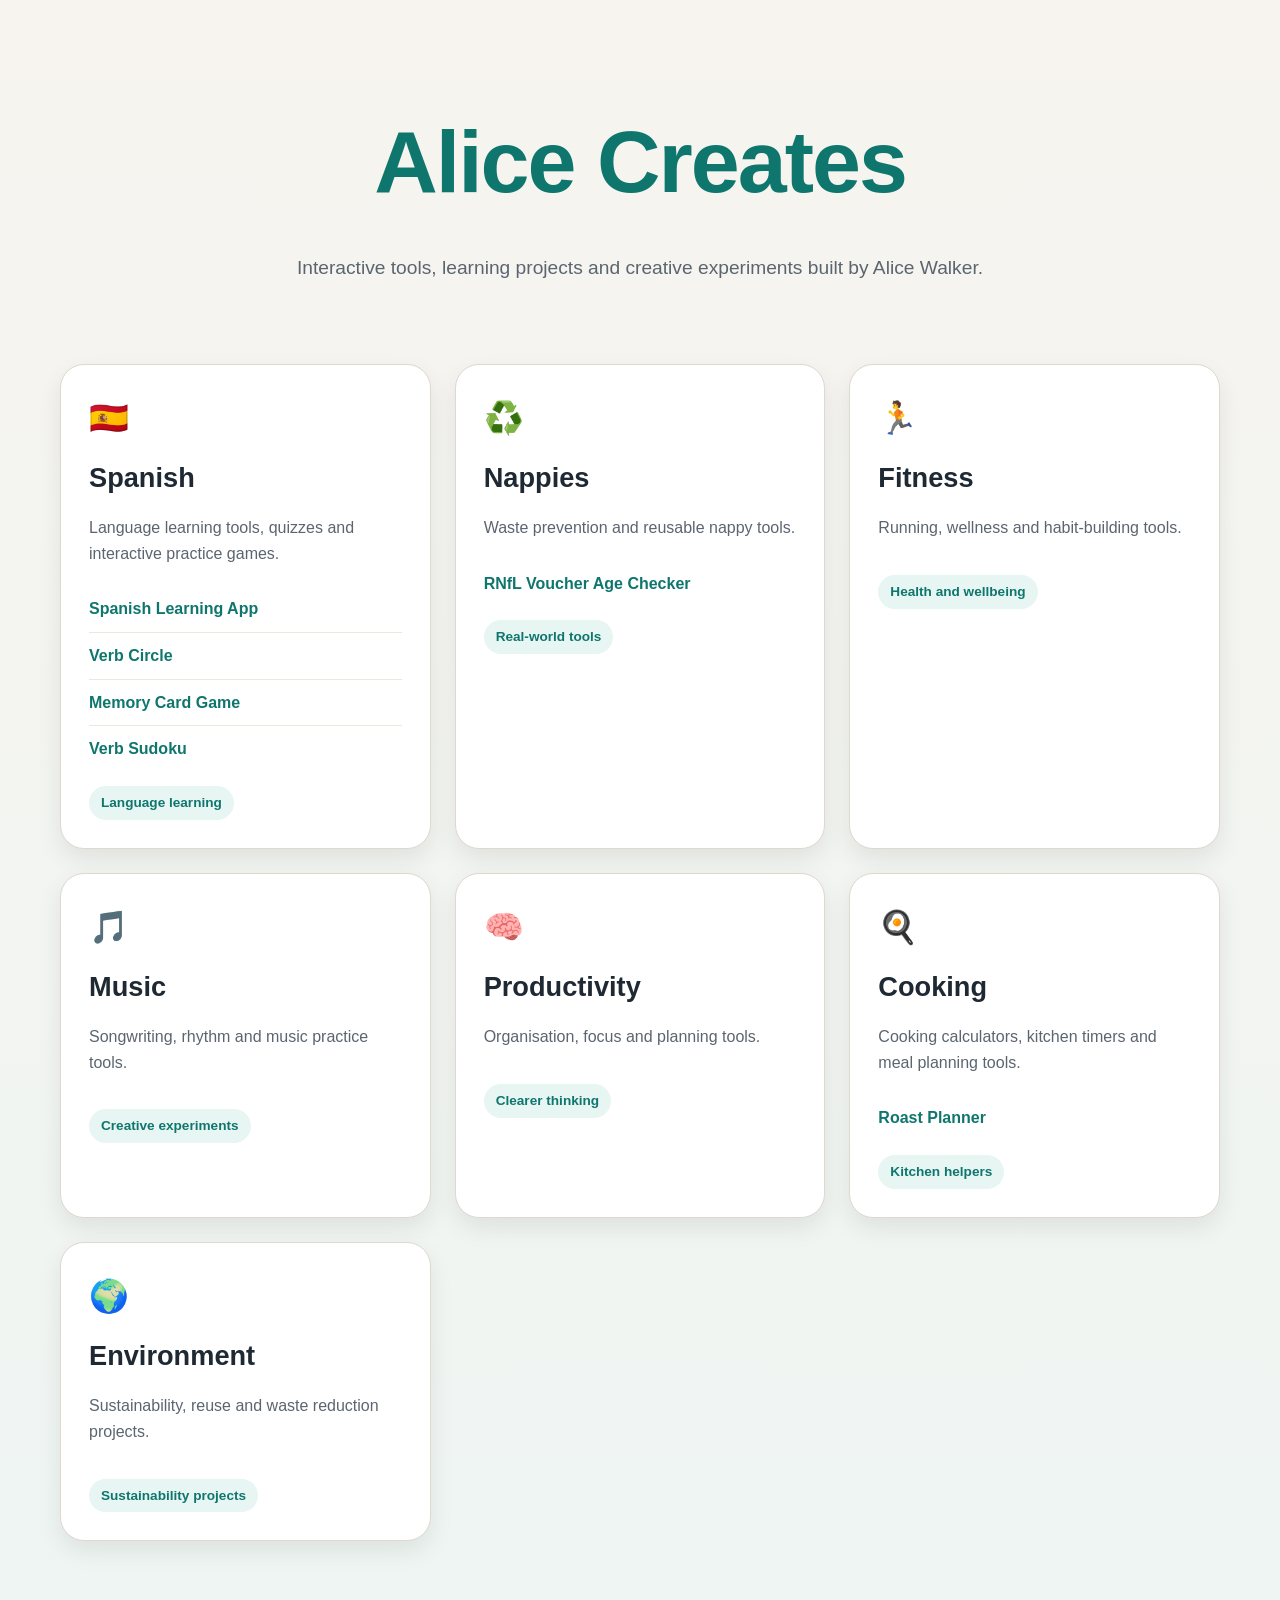
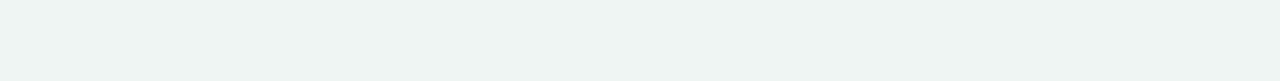
<file: index.html>
<!DOCTYPE html>
<html lang="en">
<head>
  <meta charset="UTF-8" />
  <meta name="viewport" content="width=device-width, initial-scale=1.0" />
  <title>Alice Creates</title>
  <style>
    :root {
      --bg: #f7f4ef;
      --card: #ffffff;
      --text: #1f2933;
      --muted: #5b6570;
      --border: #ded8cf;
      --accent: #0f766e;
      --shadow: 0 10px 24px rgba(0,0,0,0.08);
      --radius: 24px;
    }

    * {
      box-sizing: border-box;
    }

    body {
      margin: 0;
      font-family: Arial, Helvetica, sans-serif;
      background: linear-gradient(to bottom, #f7f4ef, #eef5f3);
      color: var(--text);
      line-height: 1.6;
    }

    .container {
      max-width: 1200px;
      margin: 0 auto;
      padding: 32px 20px 80px;
    }

    header {
      text-align: center;
      padding: 60px 20px 40px;
    }

    h1 {
      margin: 0;
      font-size: clamp(3rem, 8vw, 5.5rem);
      letter-spacing: -2px;
      color: var(--accent);
    }

    .intro {
      max-width: 720px;
      margin: 20px auto 0;
      font-size: 1.2rem;
      color: var(--muted);
    }

    .grid {
      display: grid;
      grid-template-columns: repeat(auto-fit, minmax(280px, 1fr));
      gap: 24px;
      margin-top: 40px;
    }

    .card {
      background: var(--card);
      border: 1px solid var(--border);
      border-radius: var(--radius);
      padding: 28px;
      box-shadow: var(--shadow);
      transition: transform 0.2s ease, box-shadow 0.2s ease;
    }

    .card:hover {
      transform: translateY(-4px);
      box-shadow: 0 16px 32px rgba(0,0,0,0.12);
    }

    .emoji {
      font-size: 2rem;
      margin-bottom: 12px;
    }

    h2 {
      margin-top: 0;
      margin-bottom: 10px;
      font-size: 1.7rem;
    }

    .description {
      color: var(--muted);
      margin-bottom: 20px;
    }

    ul {
      list-style: none;
      padding: 0;
      margin: 0;
    }

    li {
      padding: 10px 0;
      border-top: 1px solid #ece7df;
    }

    li:first-child {
      border-top: none;
    }

    a {
      color: var(--accent);
      text-decoration: none;
      font-weight: 700;
    }

    a:hover {
      text-decoration: underline;
    }

    footer {
      text-align: center;
      margin-top: 60px;
      color: var(--muted);
      font-size: 0.95rem;
    }

    .coming-soon {
      opacity: 0.75;
    }

    .badge {
      display: inline-block;
      margin-top: 14px;
      padding: 6px 12px;
      border-radius: 999px;
      background: #e7f5f3;
      color: var(--accent);
      font-size: 0.85rem;
      font-weight: 700;
    }
  </style>
</head>
<body>
  <div class="container">

    <header>
      <h1>Alice Creates</h1>

      <p class="intro">
        Interactive tools, learning projects and creative experiments built by Alice Walker.
      </p>
    </header>

    <section class="grid">

      <article class="card">
        <div class="emoji">🇪🇸</div>
        <h2>Spanish</h2>

        <p class="description">
          Language learning tools, quizzes and interactive practice games.
        </p>

        <ul>
          <li><a href="spanish/spanish-learning-app/">Spanish Learning App</a></li>
          <li><a href="spanish/verb-circle/">Verb Circle</a></li>
          <li><a href="spanish/memory-card-game/">Memory Card Game</a></li>
          <li><a href="spanish/verb-sudoku/">Verb Sudoku</a></li>
        </ul>

        <div class="badge">Language learning</div>
      </article>

      <article class="card">
        <div class="emoji">♻️</div>
        <h2>Nappies</h2>

        <p class="description">
          Waste prevention and reusable nappy tools.
        </p>

        <ul>
          <li><a href="nappies/rnfl-voucher-age-checker/">RNfL Voucher Age Checker</a></li>
    <!--  <li><a href="nappies/nursery-pilot-tracker-v1/">Nursery pilot tracker v1</a></li>
          <li class="coming-soon">Nappy Waste Calculator</li>
          <li class="coming-soon">Savings Calculator</li>
          <li class="coming-soon">Voucher Eligibility Checker</li>
          <li class="coming-soon">Waste Reduction Tracker</li>
        -->
        </ul>

        <div class="badge">Real-world tools</div>
      </article>

      <article class="card">
        <div class="emoji">🏃</div>
        <h2>Fitness</h2>

        <p class="description">
          Running, wellness and habit-building tools.
        </p>
      <ul>
       <!--  <li><a href="fitness/running-pace-calculator/">Running Pace Calculator</a></li>
        <li><a href="fitness/period-tracker/">Period Tracker</a></li>
       -->
      </ul>

        <div class="badge">Health and wellbeing</div>
      </article>

      <article class="card">
        <div class="emoji">🎵</div>
        <h2>Music</h2>

        <p class="description">
          Songwriting, rhythm and music practice tools.
        </p>

        <ul>
        <!--   <li class="coming-soon">Chord Progression Generator</li>
          <li class="coming-soon">Scale Explorer</li>
          <li class="coming-soon">BPM Tap Tool</li>
          <li class="coming-soon">Song Structure Planner</li>
          <li class="coming-soon">Lyric Prompt Generator</li>
        -->
        </ul>

        <div class="badge">Creative experiments</div>

     </article>

      <article class="card">
        <div class="emoji">🧠</div>
        <h2>Productivity</h2>

        <p class="description">
          Organisation, focus and planning tools.
        </p>

        <ul>
        <!--   
          <li class="coming-soon">Focus Timer</li>
          <li class="coming-soon">Task Breakdown Tool</li>
          <li class="coming-soon">Weekly Planner</li>
          <li class="coming-soon">Brain Dump Organiser</li>
          <li class="coming-soon">Priority Matrix</li>
        -->
        </ul>

        <div class="badge">Clearer thinking</div>
      </article>
<article class="card">
  <div class="emoji">🍳</div>
  <h2>Cooking</h2>

  <p class="description">
    Cooking calculators, kitchen timers and meal planning tools.
  </p>

<ul>
  <li><a href="cooking/roast-planner/">Roast Planner</a></li>
</ul>

  <div class="badge">Kitchen helpers</div>
</article>
      
      <article class="card">
        <div class="emoji">🌍</div>
        <h2>Environment</h2>

        <p class="description">
          Sustainability, reuse and waste reduction projects.
        </p>

        <ul>
         <!-- 
          <li class="coming-soon">Carbon Comparison Tools</li>
          <li class="coming-soon">Eco Habit Tracker</li>
          <li class="coming-soon">Waste Reduction Calculator</li>
          <li class="coming-soon">Reuse Ideas Generator</li>
          <li class="coming-soon">Recycling Guide</li>
          -->
        </ul>

        <div class="badge">Sustainability projects</div>
      </article>

    </section>

    <footer>
   
    </footer>

  </div>
</body>
</html>
</file>
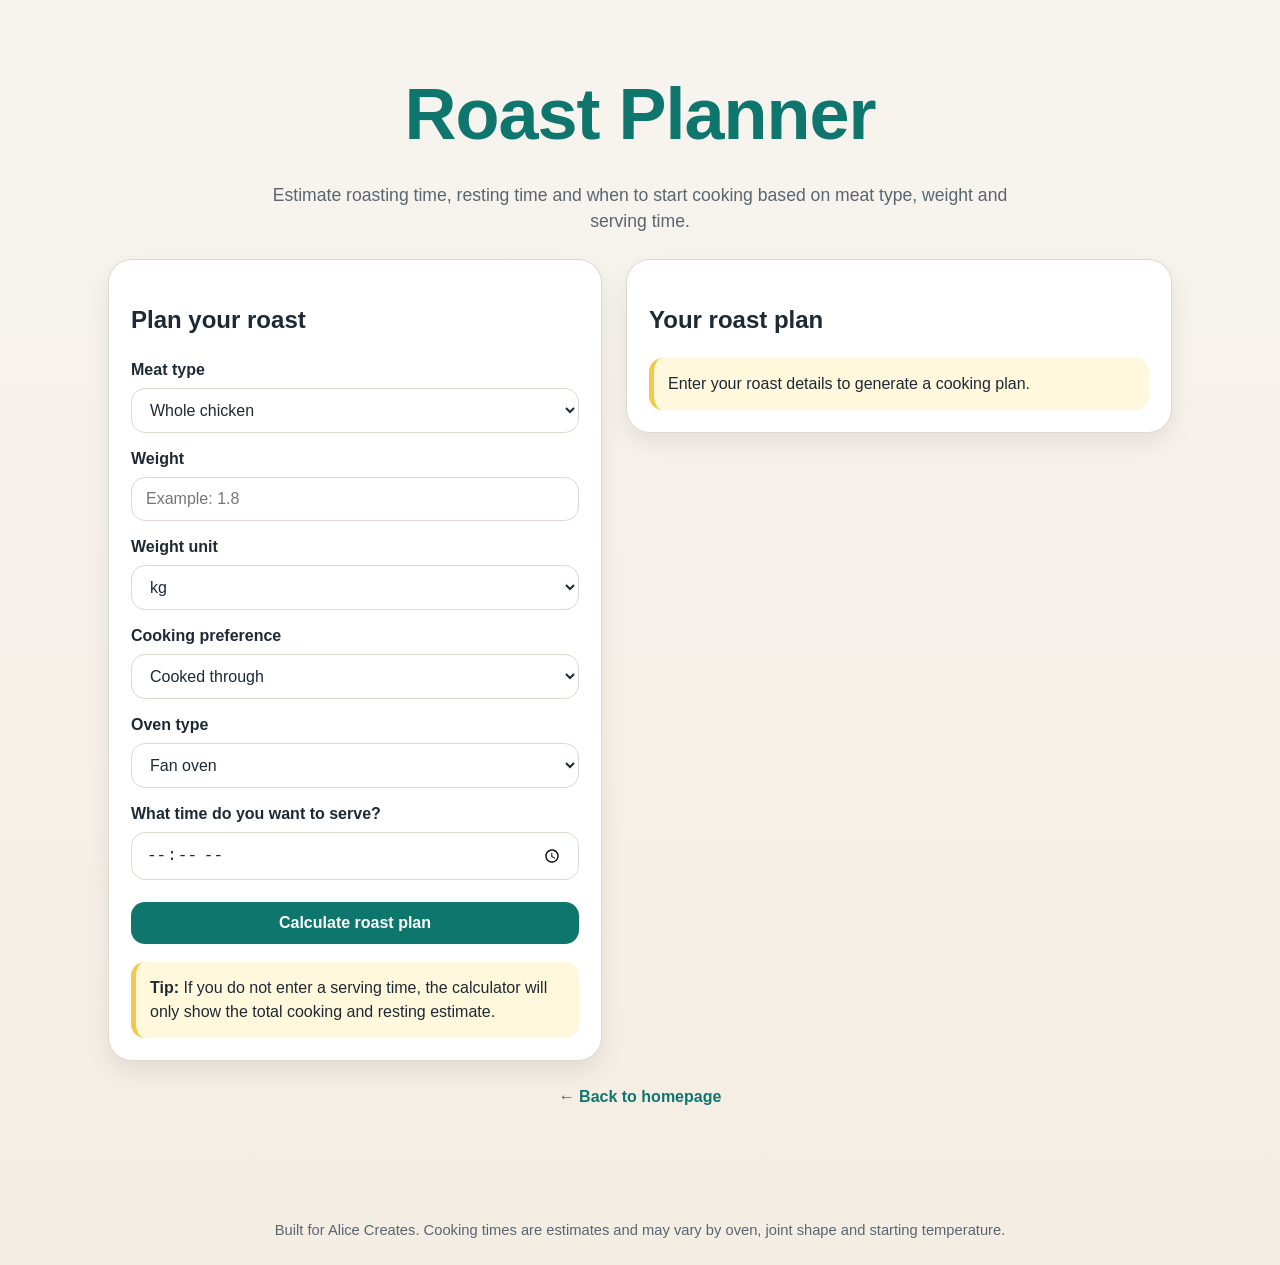
<file: cooking/roast-planner/index.html>
<!DOCTYPE html>
<html lang="en">
<head>
  <meta charset="UTF-8" />
  <meta name="viewport" content="width=device-width, initial-scale=1.0" />
  <title>Roast Planner</title>

  <style>
    :root {
      --bg: #f7f4ef;
      --card: #ffffff;
      --text: #1f2933;
      --muted: #5b6570;
      --border: #ded8cf;
      --accent: #0f766e;
      --accent-dark: #753a10;
      --soft: #fff3e0;
      --green: #1b7f3a;
      --warning: #b3261e;
      --shadow: 0 10px 24px rgba(0,0,0,0.08);
      --radius: 24px;
    }

    * {
      box-sizing: border-box;
    }

    body {
      margin: 0;
      font-family: Arial, Helvetica, sans-serif;
      background: linear-gradient(to bottom, #f7f4ef, #f4ede3);
      color: var(--text);
      line-height: 1.5;
    }

    .container {
      max-width: 1100px;
      margin: 0 auto;
      padding: 24px 18px 70px;
    }

    header {
      text-align: center;
      padding: 36px 10px 24px;
    }

    h1 {
      margin: 0;
      font-size: clamp(2.4rem, 7vw, 4.5rem);
      color: var(--accent);
      letter-spacing: -1px;
    }

    .intro {
      max-width: 760px;
      margin: 14px auto 0;
      color: var(--muted);
      font-size: 1.1rem;
    }

    .layout {
      display: grid;
      grid-template-columns: minmax(280px, 0.95fr) minmax(280px, 1.05fr);
      gap: 24px;
      align-items: start;
    }

    .panel {
      background: var(--card);
      border: 1px solid var(--border);
      border-radius: var(--radius);
      padding: 22px;
      box-shadow: var(--shadow);
    }

    label {
      display: block;
      font-weight: 700;
      margin-bottom: 6px;
    }

    input,
    select,
    button {
      width: 100%;
      padding: 12px 14px;
      border-radius: 14px;
      border: 1px solid var(--border);
      font-size: 1rem;
    }

    input,
    select {
      background: white;
      color: var(--text);
      margin-bottom: 14px;
    }

    button {
      cursor: pointer;
      background: var(--accent);
      color: white;
      border: none;
      font-weight: 800;
      margin-top: 8px;
    }

    button:hover {
      background: var(--accent-dark);
    }

    .results-grid {
      display: grid;
      grid-template-columns: repeat(auto-fit, minmax(190px, 1fr));
      gap: 14px;
      margin-top: 18px;
    }

    .result-card {
      background: #fffaf4;
      border: 1px solid var(--border);
      border-radius: 18px;
      padding: 16px;
      text-align: center;
    }

    .result-card h3 {
      margin: 0 0 8px;
      font-size: 1rem;
      color: var(--muted);
    }

    .value {
      font-size: clamp(1.4rem, 4vw, 2.1rem);
      color: var(--accent);
      font-weight: 900;
    }

    .timeline {
      margin-top: 20px;
      border-left: 4px solid var(--accent);
      padding-left: 16px;
    }

    .timeline-item {
      margin-bottom: 16px;
      position: relative;
    }

    .timeline-item::before {
      content: "";
      position: absolute;
      left: -25px;
      top: 4px;
      width: 14px;
      height: 14px;
      border-radius: 50%;
      background: var(--accent);
    }

    .timeline-time {
      font-weight: 900;
      color: var(--accent);
      font-size: 1.1rem;
    }

    .timeline-label {
      color: var(--muted);
    }

    .note {
      background: #fff8dc;
      border-left: 5px solid #f2c94c;
      padding: 14px;
      border-radius: 14px;
      margin-top: 18px;
    }

    .safety {
      background: #fdecea;
      border-left: 5px solid var(--warning);
      padding: 14px;
      border-radius: 14px;
      margin-top: 18px;
    }

    .hidden {
      display: none;
    }

    .small-link {
      text-align: center;
      margin-top: 24px;
    }

    .small-link a {
      color: var(--accent);
      font-weight: 700;
      text-decoration: none;
    }

    .small-link a:hover {
      text-decoration: underline;
    }

    footer {
      text-align: center;
      color: var(--muted);
      padding: 24px;
      font-size: 0.92rem;
    }

    @media (max-width: 820px) {
      .layout {
        grid-template-columns: 1fr;
      }
    }
  </style>
</head>
<body>
  <main class="container">
    <header>
      <h1>Roast Planner</h1>
      <p class="intro">
        Estimate roasting time, resting time and when to start cooking based on meat type, weight and serving time.
      </p>
    </header>

    <section class="layout">
      <section class="panel">
        <h2>Plan your roast</h2>

        <label for="meatType">Meat type</label>
        <select id="meatType" onchange="updateDonenessOptions()">
          <option value="chicken">Whole chicken</option>
          <option value="turkey">Turkey</option>
          <option value="beef">Beef joint</option>
          <option value="lamb">Lamb joint</option>
          <option value="pork">Pork joint</option>
        </select>

        <label for="weight">Weight</label>
        <input type="number" id="weight" min="0" step="0.1" placeholder="Example: 1.8" />

        <label for="unit">Weight unit</label>
        <select id="unit">
          <option value="kg">kg</option>
          <option value="g">g</option>
          <option value="lb">lb</option>
        </select>

        <label for="doneness">Cooking preference</label>
        <select id="doneness"></select>

        <label for="ovenType">Oven type</label>
        <select id="ovenType">
          <option value="fan">Fan oven</option>
          <option value="conventional">Conventional oven</option>
        </select>

        <label for="serveTime">What time do you want to serve?</label>
        <input type="time" id="serveTime" />

        <button onclick="calculateRoast()">Calculate roast plan</button>

        <div class="note">
          <strong>Tip:</strong> If you do not enter a serving time, the calculator will only show the total cooking and resting estimate.
        </div>
      </section>

      <section class="panel">
        <h2>Your roast plan</h2>

        <div id="emptyState" class="note">
          Enter your roast details to generate a cooking plan.
        </div>

        <div id="results" class="hidden">
          <div class="results-grid">
            <div class="result-card">
              <h3>Roasting time</h3>
              <div class="value" id="cookTime">--</div>
            </div>

            <div class="result-card">
              <h3>Resting time</h3>
              <div class="value" id="restTime">--</div>
            </div>

            <div class="result-card">
              <h3>Total plan time</h3>
              <div class="value" id="totalTime">--</div>
            </div>

            <div class="result-card">
              <h3>Oven temperature</h3>
              <div class="value" id="ovenTemp">--</div>
            </div>
          </div>

          <div id="timeline" class="timeline hidden">
            <div class="timeline-item">
              <div class="timeline-time" id="startCooking">--</div>
              <div class="timeline-label">Start cooking</div>
            </div>

            <div class="timeline-item">
              <div class="timeline-time" id="startResting">--</div>
              <div class="timeline-label">Take out of oven and rest</div>
            </div>

            <div class="timeline-item">
              <div class="timeline-time" id="serveAt">--</div>
              <div class="timeline-label">Serve</div>
            </div>
          </div>

          <div class="safety">
            <strong>Food safety:</strong> Timings are estimates only. Use a clean food thermometer where possible. Poultry, pork and minced/rolled meats should be cooked through with no pink meat and clear juices. Check the thickest part before serving.
          </div>
        </div>
      </section>
    </section>

    <p class="small-link">
      <a href="/alicecreates/">← Back to homepage</a>
    </p>
  </main>

  <footer>
    Built for Alice Creates. Cooking times are estimates and may vary by oven, joint shape and starting temperature.
  </footer>

  <script>
    const roastRules = {
      chicken: {
  label: "Whole chicken",
  oven: { 
    fan: "180°C fan", 
    conventional: "200°C conventional / Gas mark 6" 
  },
  rest: 15,
  options: {
    cooked: { label: "Cooked through", base: 20, perKg: 45 }
  }
},

turkey: {
  label: "Whole turkey",
  oven: { 
    fan: "160°C fan", 
    conventional: "180°C conventional / Gas mark 4" 
  },
  rest: 30,
  options: {
    cooked: { label: "Cooked through", base: 0, perKg: 30 }
  }
},
      beef: {
        label: "Beef joint",
        oven: { fan: "180°C fan", conventional: "200°C conventional" },
        rest: 20,
        options: {
          rare: { label: "Rare", base: 20, perKg: 35 },
          medium: { label: "Medium", base: 25, perKg: 45 },
          well: { label: "Well done", base: 30, perKg: 55 }
        }
      },
      lamb: {
        label: "Lamb joint",
        oven: { fan: "180°C fan", conventional: "200°C conventional" },
        rest: 20,
        options: {
          medium: { label: "Medium", base: 25, perKg: 40 },
          well: { label: "Well done", base: 30, perKg: 50 }
        }
      },
      pork: {
        label: "Pork joint",
        oven: { fan: "180°C fan", conventional: "200°C conventional" },
        rest: 20,
        options: {
          cooked: { label: "Cooked through", base: 30, perKg: 45 }
        }
      }
    };

    function updateDonenessOptions() {
      const meatType = document.getElementById("meatType").value;
      const doneness = document.getElementById("doneness");
      const options = roastRules[meatType].options;

      doneness.innerHTML = "";

      Object.keys(options).forEach(key => {
        const option = document.createElement("option");
        option.value = key;
        option.textContent = options[key].label;
        doneness.appendChild(option);
      });
    }

    function getWeightKg() {
      const rawWeight = parseFloat(document.getElementById("weight").value);
      const unit = document.getElementById("unit").value;

      if (!rawWeight || rawWeight <= 0) return null;

      if (unit === "kg") return rawWeight;
      if (unit === "g") return rawWeight / 1000;
      if (unit === "lb") return rawWeight * 0.453592;

      return rawWeight;
    }

    function formatDuration(minutes) {
      const rounded = Math.round(minutes);
      const hrs = Math.floor(rounded / 60);
      const mins = rounded % 60;

      if (hrs === 0) return `${mins} mins`;
      if (mins === 0) return `${hrs} hr${hrs > 1 ? "s" : ""}`;
      return `${hrs} hr${hrs > 1 ? "s" : ""} ${mins} mins`;
    }

    function formatClock(date) {
      return date.toLocaleTimeString("en-GB", {
        hour: "2-digit",
        minute: "2-digit"
      });
    }

    function calculateRoast() {
      const meatType = document.getElementById("meatType").value;
      const ovenType = document.getElementById("ovenType").value;
      const donenessKey = document.getElementById("doneness").value;
      const serveTime = document.getElementById("serveTime").value;
      const weightKg = getWeightKg();

      if (!weightKg) {
        alert("Please enter a valid weight.");
        return;
      }

      const rule = roastRules[meatType];
      const doneness = rule.options[donenessKey];
      const cookMinutes = doneness.base + (weightKg * doneness.perKg);
      const restMinutes = rule.rest;
      const totalMinutes = cookMinutes + restMinutes;

      document.getElementById("emptyState").classList.add("hidden");
      document.getElementById("results").classList.remove("hidden");

      document.getElementById("cookTime").textContent = formatDuration(cookMinutes);
      document.getElementById("restTime").textContent = formatDuration(restMinutes);
      document.getElementById("totalTime").textContent = formatDuration(totalMinutes);
      document.getElementById("ovenTemp").textContent = rule.oven[ovenType];

      if (serveTime) {
        const [hours, minutes] = serveTime.split(":").map(Number);
        const serveDate = new Date();
        serveDate.setHours(hours, minutes, 0, 0);

        const startRestDate = new Date(serveDate.getTime() - restMinutes * 60000);
        const startCookDate = new Date(serveDate.getTime() - totalMinutes * 60000);

        document.getElementById("timeline").classList.remove("hidden");
        document.getElementById("startCooking").textContent = formatClock(startCookDate);
        document.getElementById("startResting").textContent = formatClock(startRestDate);
        document.getElementById("serveAt").textContent = formatClock(serveDate);
      } else {
        document.getElementById("timeline").classList.add("hidden");
      }
    }

    updateDonenessOptions();
  </script>
</body>
</html>
</file>
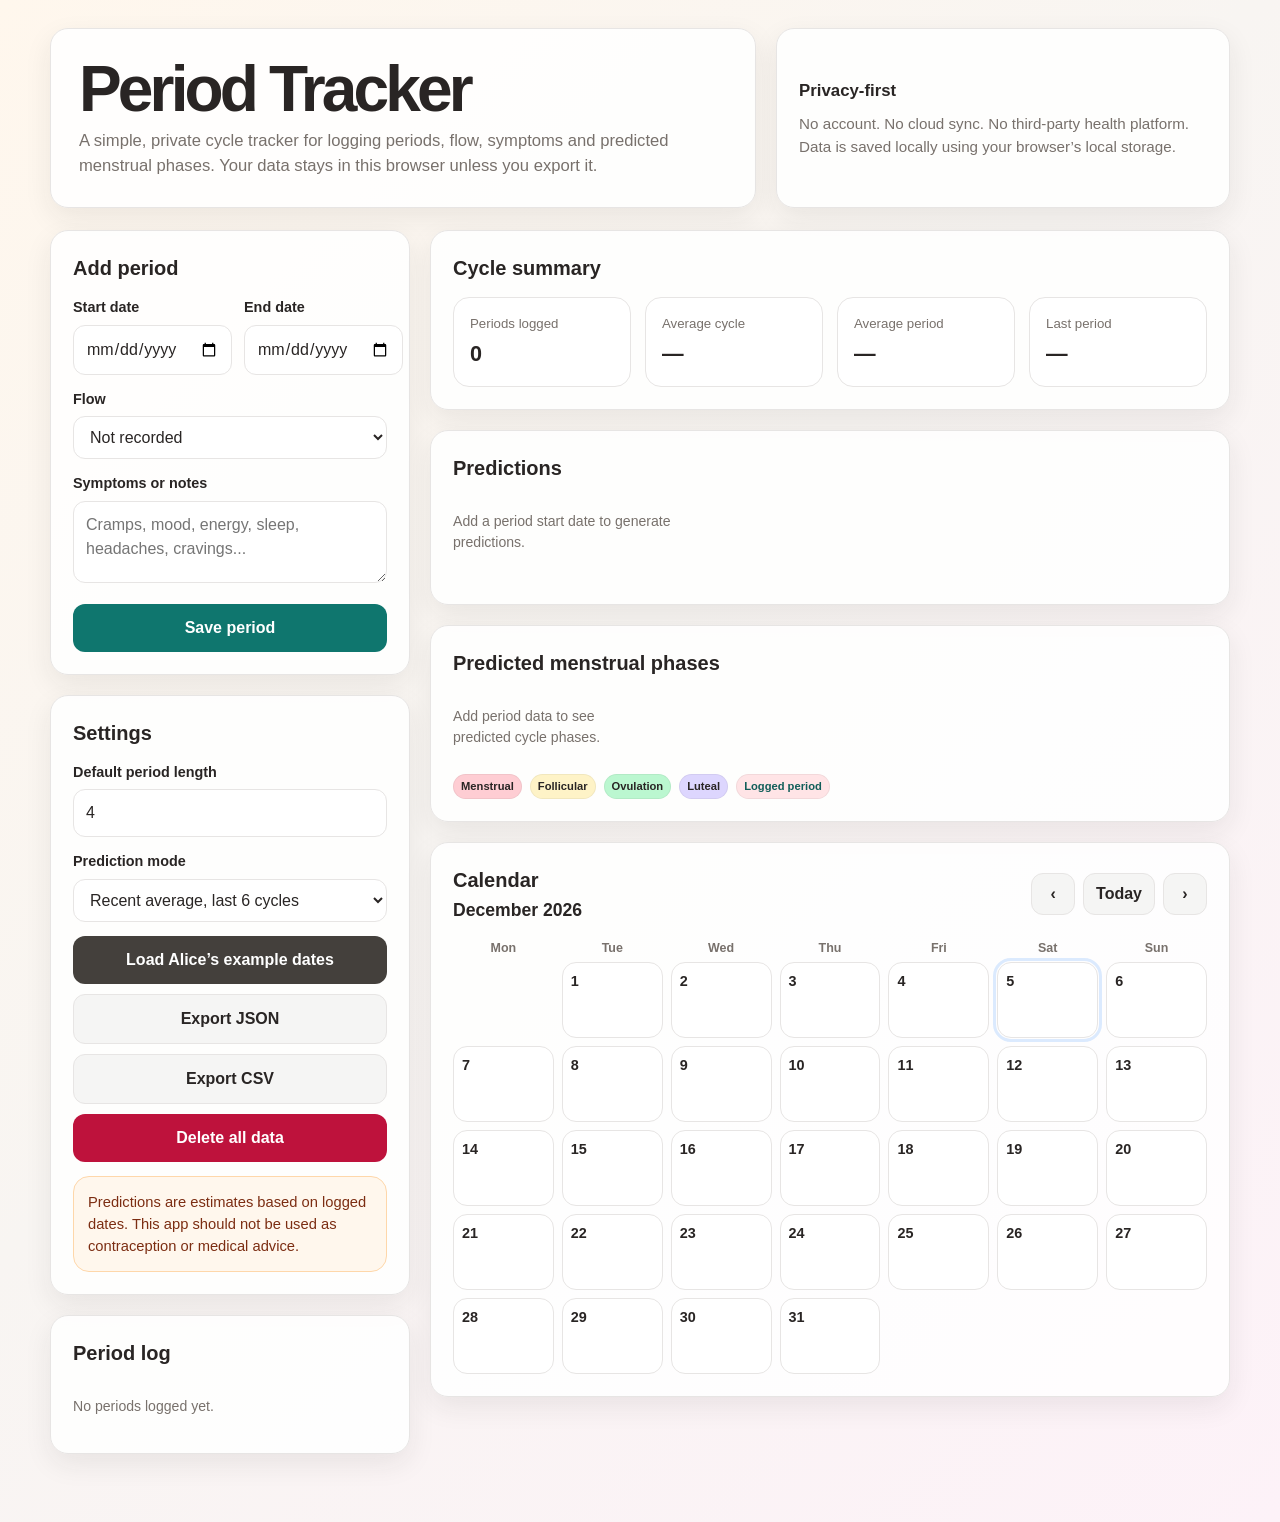
<file: fitness/period-tracker/index.html>
<!DOCTYPE html>
<html lang="en">
<head>
  <meta charset="UTF-8" />
  <meta name="viewport" content="width=device-width, initial-scale=1.0" />
  <title>Period Tracker</title>
  <style>
    :root {
      --bg: #f8f5f2;
      --card: #ffffff;
      --text: #292524;
      --muted: #78716c;
      --border: #e7e5e4;
      --accent: #0f766e;
      --accent-dark: #115e59;
      --soft-accent: #ffe4e6;
      --menstrual: #fecdd3;
      --follicular: #fef3c7;
      --ovulation: #bbf7d0;
      --luteal: #ddd6fe;
      --today: #dbeafe;
      --warning: #fff7ed;
      --warning-border: #fed7aa;
      --shadow: 0 10px 28px rgba(41, 37, 36, 0.08);
      --radius: 18px;
    }

    * {
      box-sizing: border-box;
    }

   body {
  margin: 0;
  font-family: Arial, Helvetica, sans-serif;
  background: linear-gradient(135deg, #fff7ed 0%, #f8f5f2 45%, #fdf2f8 100%);
  color: var(--text);
  line-height: 1.5;
}

    .app {
      width: min(1180px, calc(100% - 32px));
      margin: 0 auto;
      padding: 28px 0 48px;
    }

    header {
      display: grid;
      grid-template-columns: 1.4fr 0.9fr;
      gap: 20px;
      align-items: stretch;
      margin-bottom: 22px;
    }

    .hero,
    .privacy-card,
    .card {
      background: rgba(255, 255, 255, 0.88);
      border: 1px solid var(--border);
      border-radius: var(--radius);
      box-shadow: var(--shadow);
    }

    .hero {
      padding: 28px;
    }

    .hero h1 {
      margin: 0 0 8px;
      font-size: clamp(2rem, 5vw, 4.2rem);
      line-height: 1;
      letter-spacing: -0.06em;
    }

    .hero p {
      max-width: 720px;
      margin: 0;
      color: var(--muted);
      font-size: 1.04rem;
    }

    .privacy-card {
      padding: 22px;
      display: flex;
      flex-direction: column;
      justify-content: center;
      gap: 10px;
    }

    .privacy-card strong {
      display: block;
      font-size: 1.05rem;
    }

    .privacy-card p {
      margin: 0;
      color: var(--muted);
      font-size: 0.95rem;
    }

    .grid {
      display: grid;
      grid-template-columns: 360px 1fr;
      gap: 20px;
      align-items: start;
    }

    .card {
      padding: 22px;
      margin-bottom: 20px;
    }

    h2 {
      margin: 0 0 14px;
      font-size: 1.25rem;
    }

    h3 {
      margin: 0 0 8px;
      font-size: 1rem;
    }

    label {
      display: block;
      margin-bottom: 6px;
      font-weight: 700;
      font-size: 0.9rem;
    }

    input,
    select,
    textarea,
    button {
      width: 100%;
      font: inherit;
      border-radius: 12px;
    }

    input,
    select,
    textarea {
      border: 1px solid var(--border);
      padding: 11px 12px;
      background: #fff;
      color: var(--text);
    }

    textarea {
      min-height: 82px;
      resize: vertical;
    }

    .form-row {
      margin-bottom: 14px;
    }

    .two-col {
      display: grid;
      grid-template-columns: 1fr 1fr;
      gap: 12px;
    }

    button {
      border: 0;
      padding: 12px 14px;
      background: var(--accent);
      color: #fff;
      font-weight: 700;
      cursor: pointer;
      transition: 0.18s ease;
    }

    button:hover,
    button:focus {
      background: var(--accent-dark);
      transform: translateY(-1px);
    }

    .button-secondary {
      background: #44403c;
    }

    .button-secondary:hover,
    .button-secondary:focus {
      background: #292524;
    }

    .button-light {
      background: #f5f5f4;
      color: var(--text);
      border: 1px solid var(--border);
    }

    .button-light:hover,
    .button-light:focus {
      background: #e7e5e4;
    }

    .button-danger {
      background: #be123c;
    }

    .stack {
      display: grid;
      gap: 10px;
    }

    .summary-grid {
      display: grid;
      grid-template-columns: repeat(4, 1fr);
      gap: 14px;
    }

    .stat {
      background: #fff;
      border: 1px solid var(--border);
      border-radius: 16px;
      padding: 16px;
    }

    .stat span {
      display: block;
      color: var(--muted);
      font-size: 0.83rem;
      margin-bottom: 4px;
    }

    .stat strong {
      font-size: 1.35rem;
    }

    .prediction-grid {
      display: grid;
      grid-template-columns: repeat(3, 1fr);
      gap: 14px;
    }

    .prediction {
      border-radius: 16px;
      border: 1px solid var(--border);
      background: #fff;
      padding: 16px;
    }

    .prediction .label {
      color: var(--muted);
      font-size: 0.82rem;
      margin-bottom: 6px;
    }

    .prediction .date {
      font-size: 1.28rem;
      font-weight: 800;
    }

    .prediction .range {
      color: var(--muted);
      font-size: 0.88rem;
      margin-top: 4px;
    }

    .phase-list {
      display: grid;
      grid-template-columns: repeat(4, 1fr);
      gap: 12px;
    }

    .phase {
      padding: 14px;
      border-radius: 16px;
      border: 1px solid rgba(0,0,0,0.06);
      min-height: 110px;
    }

    .phase strong {
      display: block;
      margin-bottom: 4px;
    }

    .phase p {
      margin: 0;
      color: #57534e;
      font-size: 0.9rem;
    }

    .menstrual { background: var(--menstrual); }
    .follicular { background: var(--follicular); }
    .ovulation { background: var(--ovulation); }
    .luteal { background: var(--luteal); }

    .calendar-header {
      display: flex;
      justify-content: space-between;
      align-items: center;
      gap: 12px;
      margin-bottom: 12px;
    }

    .calendar-title {
      font-weight: 800;
      font-size: 1.1rem;
    }

    .calendar-nav {
      display: flex;
      gap: 8px;
      width: auto;
    }

    .calendar-nav button {
      width: auto;
      min-width: 44px;
      padding: 8px 12px;
    }

    .weekdays,
    .calendar {
      display: grid;
      grid-template-columns: repeat(7, 1fr);
      gap: 8px;
    }

    .weekday {
      text-align: center;
      color: var(--muted);
      font-weight: 700;
      font-size: 0.78rem;
      padding: 4px;
    }

    .day {
      min-height: 76px;
      border: 1px solid var(--border);
      background: #fff;
      border-radius: 14px;
      padding: 8px;
      position: relative;
      overflow: hidden;
    }

    .day.empty {
      background: transparent;
      border: 0;
    }

    .day-number {
      font-weight: 800;
      font-size: 0.9rem;
      position: relative;
      z-index: 2;
    }

    .day.today {
      outline: 3px solid var(--today);
      outline-offset: 1px;
    }

    .pill-wrap {
      display: flex;
      flex-wrap: wrap;
      gap: 4px;
      margin-top: 7px;
      position: relative;
      z-index: 2;
    }

    .pill {
      display: inline-flex;
      align-items: center;
      border-radius: 999px;
      padding: 3px 7px;
      font-size: 0.7rem;
      font-weight: 700;
      color: #292524;
      border: 1px solid rgba(0,0,0,0.05);
    }

    .pill.menstrual { background: var(--menstrual); }
    .pill.follicular { background: var(--follicular); }
    .pill.ovulation { background: var(--ovulation); }
    .pill.luteal { background: var(--luteal); }
    .pill.period { background: var(--soft-accent); color: var(--accent-dark); }

    .log-list {
      display: grid;
      gap: 10px;
      max-height: 420px;
      overflow: auto;
      padding-right: 4px;
    }

    .log-item {
      background: #fff;
      border: 1px solid var(--border);
      border-radius: 14px;
      padding: 12px;
      display: grid;
      gap: 6px;
    }

    .log-item strong {
      font-size: 0.96rem;
    }

    .log-item p {
      margin: 0;
      color: var(--muted);
      font-size: 0.88rem;
    }

    .log-actions {
      display: flex;
      gap: 8px;
      margin-top: 6px;
    }

    .log-actions button {
      width: auto;
      padding: 7px 10px;
      font-size: 0.8rem;
    }

    .notice {
      background: var(--warning);
      border: 1px solid var(--warning-border);
      border-radius: 16px;
      padding: 14px;
      color: #7c2d12;
      font-size: 0.92rem;
      margin-top: 14px;
    }

    .legend {
      display: flex;
      flex-wrap: wrap;
      gap: 8px;
      margin-top: 12px;
    }

    .small {
      color: var(--muted);
      font-size: 0.88rem;
    }

    .hidden {
      display: none !important;
    }

    @media (max-width: 940px) {
      header,
      .grid {
        grid-template-columns: 1fr;
      }

      .summary-grid,
      .prediction-grid,
      .phase-list {
        grid-template-columns: 1fr 1fr;
      }
    }

    @media (max-width: 620px) {
      .app {
        width: min(100% - 20px, 1180px);
        padding-top: 16px;
      }

      .hero,
      .privacy-card,
      .card {
        padding: 18px;
      }

      .summary-grid,
      .prediction-grid,
      .phase-list,
      .two-col {
        grid-template-columns: 1fr;
      }

      .weekdays,
      .calendar {
        gap: 4px;
      }

      .day {
        min-height: 68px;
        border-radius: 10px;
        padding: 6px;
      }

      .pill {
        font-size: 0.62rem;
        padding: 2px 5px;
      }
    }
  </style>
</head>
<body>
  <main class="app">
    <header>
      <section class="hero">
        <h1>Period Tracker</h1>
        <p>A simple, private cycle tracker for logging periods, flow, symptoms and predicted menstrual phases. Your data stays in this browser unless you export it.</p>
      </section>

      <aside class="privacy-card">
        <strong>Privacy-first</strong>
        <p>No account. No cloud sync. No third-party health platform. Data is saved locally using your browser’s local storage.</p>
      </aside>
    </header>

    <section class="grid">
      <aside>
        <section class="card">
          <h2>Add period</h2>
          <form id="periodForm">
            <div class="two-col">
              <div class="form-row">
                <label for="startDate">Start date</label>
                <input type="date" id="startDate" required />
              </div>
              <div class="form-row">
                <label for="endDate">End date</label>
                <input type="date" id="endDate" />
              </div>
            </div>

            <div class="form-row">
              <label for="flowLevel">Flow</label>
              <select id="flowLevel">
                <option value="Not recorded">Not recorded</option>
                <option value="Light">Light</option>
                <option value="Medium">Medium</option>
                <option value="Heavy">Heavy</option>
                <option value="Very heavy">Very heavy</option>
              </select>
            </div>

            <div class="form-row">
              <label for="symptoms">Symptoms or notes</label>
              <textarea id="symptoms" placeholder="Cramps, mood, energy, sleep, headaches, cravings..."></textarea>
            </div>

            <button type="submit">Save period</button>
          </form>
        </section>

        <section class="card">
          <h2>Settings</h2>
          <div class="form-row">
            <label for="defaultPeriodLength">Default period length</label>
            <input type="number" id="defaultPeriodLength" min="1" max="12" value="4" />
          </div>

          <div class="form-row">
            <label for="predictionMode">Prediction mode</label>
            <select id="predictionMode">
              <option value="recent">Recent average, last 6 cycles</option>
              <option value="all">All recorded cycles</option>
              <option value="median">Median cycle length</option>
            </select>
          </div>

          <div class="stack">
            <button class="button-secondary" id="loadExampleData" type="button">Load Alice’s example dates</button>
            <button class="button-light" id="exportData" type="button">Export JSON</button>
            <button class="button-light" id="downloadCsv" type="button">Export CSV</button>
            <button class="button-danger" id="clearData" type="button">Delete all data</button>
          </div>

          <div class="notice">
            Predictions are estimates based on logged dates. This app should not be used as contraception or medical advice.
          </div>
        </section>

        <section class="card">
          <h2>Period log</h2>
          <div id="periodList" class="log-list"></div>
        </section>
      </aside>

      <section>
        <section class="card">
          <h2>Cycle summary</h2>
          <div class="summary-grid" id="summaryGrid"></div>
        </section>

        <section class="card">
          <h2>Predictions</h2>
          <div class="prediction-grid" id="predictionGrid"></div>
          <p class="small" id="confidenceText"></p>
        </section>

        <section class="card">
          <h2>Predicted menstrual phases</h2>
          <div class="phase-list" id="phaseList"></div>
          <div class="legend">
            <span class="pill menstrual">Menstrual</span>
            <span class="pill follicular">Follicular</span>
            <span class="pill ovulation">Ovulation</span>
            <span class="pill luteal">Luteal</span>
            <span class="pill period">Logged period</span>
          </div>
        </section>

        <section class="card">
          <div class="calendar-header">
            <div>
              <h2 style="margin-bottom: 2px;">Calendar</h2>
              <div class="calendar-title" id="calendarTitle"></div>
            </div>
            <div class="calendar-nav">
              <button class="button-light" id="prevMonth" type="button">‹</button>
              <button class="button-light" id="todayMonth" type="button">Today</button>
              <button class="button-light" id="nextMonth" type="button">›</button>
            </div>
          </div>

          <div class="weekdays">
            <div class="weekday">Mon</div>
            <div class="weekday">Tue</div>
            <div class="weekday">Wed</div>
            <div class="weekday">Thu</div>
            <div class="weekday">Fri</div>
            <div class="weekday">Sat</div>
            <div class="weekday">Sun</div>
          </div>
          <div class="calendar" id="calendar"></div>
        </section>
      </section>
    </section>
  </main>

  <script>
    const STORAGE_KEY = "periodTrackerDataV1";

    const examplePeriods = [
      { startDate: "2025-02-10", endDate: "", flow: "Not recorded", notes: "Forgot to record end date." },
      { startDate: "2025-03-13", endDate: "2025-03-17", flow: "Not recorded", notes: "" },
      { startDate: "2025-04-11", endDate: "2025-04-15", flow: "Not recorded", notes: "" },
      { startDate: "2025-05-11", endDate: "", flow: "Not recorded", notes: "Forgot to record end date." },
      { startDate: "2025-06-12", endDate: "2025-06-15", flow: "Not recorded", notes: "" },
      { startDate: "2025-07-10", endDate: "2025-07-14", flow: "Not recorded", notes: "" },
      { startDate: "2025-09-08", endDate: "2025-09-10", flow: "Not recorded", notes: "August period not recorded." },
      { startDate: "2025-10-09", endDate: "2025-10-12", flow: "Not recorded", notes: "" },
      { startDate: "2025-11-13", endDate: "2025-11-15", flow: "Not recorded", notes: "December period not recorded." },
      { startDate: "2026-01-15", endDate: "2026-01-17", flow: "Not recorded", notes: "" },
      { startDate: "2026-02-16", endDate: "2026-02-18", flow: "Not recorded", notes: "" },
      { startDate: "2026-03-22", endDate: "2026-03-25", flow: "Not recorded", notes: "" },
      { startDate: "2026-04-20", endDate: "2026-04-22", flow: "Not recorded", notes: "" }
    ];

    let state = loadState();
    let calendarDate = startOfMonth(new Date());

    const periodForm = document.getElementById("periodForm");
    const startDateInput = document.getElementById("startDate");
    const endDateInput = document.getElementById("endDate");
    const flowLevelInput = document.getElementById("flowLevel");
    const symptomsInput = document.getElementById("symptoms");
    const defaultPeriodLengthInput = document.getElementById("defaultPeriodLength");
    const predictionModeInput = document.getElementById("predictionMode");
    const periodList = document.getElementById("periodList");
    const summaryGrid = document.getElementById("summaryGrid");
    const predictionGrid = document.getElementById("predictionGrid");
    const confidenceText = document.getElementById("confidenceText");
    const phaseList = document.getElementById("phaseList");
    const calendarEl = document.getElementById("calendar");
    const calendarTitle = document.getElementById("calendarTitle");

    initialise();

    function initialise() {
      defaultPeriodLengthInput.value = state.settings.defaultPeriodLength;
      predictionModeInput.value = state.settings.predictionMode;

      periodForm.addEventListener("submit", savePeriodFromForm);
      defaultPeriodLengthInput.addEventListener("change", updateSettings);
      predictionModeInput.addEventListener("change", updateSettings);
      document.getElementById("loadExampleData").addEventListener("click", loadExampleData);
      document.getElementById("exportData").addEventListener("click", exportJson);
      document.getElementById("downloadCsv").addEventListener("click", exportCsv);
      document.getElementById("clearData").addEventListener("click", clearData);
      document.getElementById("prevMonth").addEventListener("click", () => changeMonth(-1));
      document.getElementById("nextMonth").addEventListener("click", () => changeMonth(1));
      document.getElementById("todayMonth").addEventListener("click", () => {
        calendarDate = startOfMonth(new Date());
        render();
      });

      render();
    }

    function loadState() {
      const saved = localStorage.getItem(STORAGE_KEY);
      if (!saved) {
        return {
          periods: [],
          settings: {
            defaultPeriodLength: 4,
            predictionMode: "recent"
          }
        };
      }

      try {
        const parsed = JSON.parse(saved);
        return {
          periods: parsed.periods || [],
          settings: {
            defaultPeriodLength: parsed.settings?.defaultPeriodLength || 4,
            predictionMode: parsed.settings?.predictionMode || "recent"
          }
        };
      } catch (error) {
        console.error("Could not read saved data", error);
        return {
          periods: [],
          settings: {
            defaultPeriodLength: 4,
            predictionMode: "recent"
          }
        };
      }
    }

    function saveState() {
      localStorage.setItem(STORAGE_KEY, JSON.stringify(state));
    }

    function savePeriodFromForm(event) {
      event.preventDefault();

      const startDate = startDateInput.value;
      const endDate = endDateInput.value;

      if (!startDate) return;
      if (endDate && daysBetween(parseLocalDate(startDate), parseLocalDate(endDate)) < 0) {
        alert("End date cannot be before start date.");
        return;
      }

      const existingIndex = state.periods.findIndex(period => period.startDate === startDate);
      const entry = {
        startDate,
        endDate,
        flow: flowLevelInput.value,
        notes: symptomsInput.value.trim()
      };

      if (existingIndex >= 0) {
        state.periods[existingIndex] = entry;
      } else {
        state.periods.push(entry);
      }

      sortPeriods();
      saveState();
      periodForm.reset();
      flowLevelInput.value = "Not recorded";
      render();
    }

    function updateSettings() {
      state.settings.defaultPeriodLength = Number(defaultPeriodLengthInput.value) || 4;
      state.settings.predictionMode = predictionModeInput.value;
      saveState();
      render();
    }

    function loadExampleData() {
      const confirmed = confirm("Load Alice’s example dates? This will replace current local data.");
      if (!confirmed) return;

      state.periods = examplePeriods.map(period => ({ ...period }));
      sortPeriods();
      saveState();
      calendarDate = startOfMonth(parseLocalDate("2026-05-01"));
      render();
    }

    function clearData() {
      const confirmed = confirm("Delete all saved period data from this browser?");
      if (!confirmed) return;

      state.periods = [];
      saveState();
      render();
    }

    function sortPeriods() {
      state.periods.sort((a, b) => parseLocalDate(a.startDate) - parseLocalDate(b.startDate));
    }

    function getCycleLengths() {
      const periods = [...state.periods].sort((a, b) => parseLocalDate(a.startDate) - parseLocalDate(b.startDate));
      const lengths = [];

      for (let i = 1; i < periods.length; i++) {
        const previous = parseLocalDate(periods[i - 1].startDate);
        const current = parseLocalDate(periods[i].startDate);
        const length = daysBetween(previous, current);

        // Ignore very long gaps where a missing period was likely recorded in notes.
        // This keeps predictions realistic if a user forgets to log a month.
        if (length >= 18 && length <= 45) {
          lengths.push(length);
        }
      }

      return lengths;
    }

    function getAverageCycleLength() {
      const lengths = getCycleLengths();
      if (lengths.length === 0) return 31;

      if (state.settings.predictionMode === "median") {
        return Math.round(median(lengths));
      }

      const selected = state.settings.predictionMode === "recent" ? lengths.slice(-6) : lengths;
      const total = selected.reduce((sum, item) => sum + item, 0);
      return Math.round(total / selected.length);
    }

    function getAveragePeriodLength() {
      const completed = state.periods
        .filter(period => period.endDate)
        .map(period => daysBetween(parseLocalDate(period.startDate), parseLocalDate(period.endDate)) + 1)
        .filter(length => length > 0 && length < 15);

      if (completed.length === 0) return state.settings.defaultPeriodLength;
      return Math.round(completed.reduce((sum, length) => sum + length, 0) / completed.length);
    }

    function getPredictions() {
      if (state.periods.length === 0) return null;

      const sorted = [...state.periods].sort((a, b) => parseLocalDate(a.startDate) - parseLocalDate(b.startDate));
      const lastPeriod = sorted[sorted.length - 1];
      const lastStart = parseLocalDate(lastPeriod.startDate);
      const cycleLength = getAverageCycleLength();
      const periodLength = getAveragePeriodLength();

      const nextPeriodStart = addDays(lastStart, cycleLength);
      const nextPeriodEnd = addDays(nextPeriodStart, periodLength - 1);
      const ovulationDate = addDays(nextPeriodStart, -14);
      const fertileStart = addDays(ovulationDate, -5);
      const fertileEnd = addDays(ovulationDate, 1);

      const currentCycleStart = lastStart;
      const menstrualStart = currentCycleStart;
      const menstrualEnd = addDays(menstrualStart, periodLength - 1);
      const follicularStart = addDays(menstrualEnd, 1);
      const follicularEnd = addDays(ovulationDate, -2);
      const ovulationStart = addDays(ovulationDate, -1);
      const ovulationEnd = addDays(ovulationDate, 1);
      const lutealStart = addDays(ovulationEnd, 1);
      const lutealEnd = addDays(nextPeriodStart, -1);

      return {
        lastStart,
        cycleLength,
        periodLength,
        nextPeriodStart,
        nextPeriodEnd,
        ovulationDate,
        fertileStart,
        fertileEnd,
        phases: [
          { name: "Menstrual", className: "menstrual", start: menstrualStart, end: menstrualEnd, description: "Period likely happening. Flow and symptoms may be logged here." },
          { name: "Follicular", className: "follicular", start: follicularStart, end: follicularEnd, description: "The body is preparing for ovulation. Energy may gradually rise for some people." },
          { name: "Ovulation", className: "ovulation", start: ovulationStart, end: ovulationEnd, description: "Estimated ovulation window, based on the next predicted period minus 14 days." },
          { name: "Luteal", className: "luteal", start: lutealStart, end: lutealEnd, description: "The phase after ovulation and before the next period. PMS symptoms may appear for some people." }
        ]
      };
    }

    function getPredictionConfidence() {
      const lengths = getCycleLengths();
      if (lengths.length < 3) {
        return { label: "Low", text: "Low confidence: add at least three complete cycle start dates for better predictions." };
      }

      const sd = standardDeviation(lengths);
      if (sd <= 2.5) {
        return { label: "Higher", text: "Higher confidence: your recorded cycle lengths are fairly consistent." };
      }
      if (sd <= 5) {
        return { label: "Medium", text: "Medium confidence: your cycle varies by a few days, so predictions should be treated as a guide." };
      }
      return { label: "Low", text: "Lower confidence: cycle lengths vary noticeably or some months may be missing." };
    }

    function render() {
      sortPeriods();
      renderSummary();
      renderPredictions();
      renderPhases();
      renderPeriodList();
      renderCalendar();
    }

    function renderSummary() {
      const cycleLengths = getCycleLengths();
      const averageCycle = getAverageCycleLength();
      const averagePeriod = getAveragePeriodLength();
      const lastPeriod = state.periods.length ? state.periods[state.periods.length - 1] : null;

      summaryGrid.innerHTML = "";

      const stats = [
        { label: "Periods logged", value: state.periods.length || "0" },
        { label: "Average cycle", value: state.periods.length ? `${averageCycle} days` : "—" },
        { label: "Average period", value: state.periods.length ? `${averagePeriod} days` : "—" },
        { label: "Last period", value: lastPeriod ? formatDate(parseLocalDate(lastPeriod.startDate), { day: "numeric", month: "short", year: "numeric" }) : "—" }
      ];

      stats.forEach(stat => {
        const div = document.createElement("div");
        div.className = "stat";
        div.innerHTML = `<span>${stat.label}</span><strong>${stat.value}</strong>`;
        summaryGrid.appendChild(div);
      });

      if (cycleLengths.length) {
        const range = document.createElement("p");
        range.className = "small";
        range.style.gridColumn = "1 / -1";
        range.textContent = `Recorded cycle lengths used for prediction: ${cycleLengths.join(", ")} days.`;
        summaryGrid.appendChild(range);
      }
    }

    function renderPredictions() {
      const predictions = getPredictions();
      predictionGrid.innerHTML = "";

      if (!predictions) {
        predictionGrid.innerHTML = `<p class="small">Add a period start date to generate predictions.</p>`;
        confidenceText.textContent = "";
        return;
      }

      const cards = [
        {
          label: "Next period",
          date: formatDate(predictions.nextPeriodStart),
          range: `${formatDateShort(predictions.nextPeriodStart)} – ${formatDateShort(predictions.nextPeriodEnd)}`
        },
        {
          label: "Estimated ovulation",
          date: formatDate(predictions.ovulationDate),
          range: "Approx. 14 days before next period"
        },
        {
          label: "Fertile window",
          date: `${formatDateShort(predictions.fertileStart)} – ${formatDateShort(predictions.fertileEnd)}`,
          range: "Estimate only"
        }
      ];

      cards.forEach(card => {
        const div = document.createElement("div");
        div.className = "prediction";
        div.innerHTML = `
          <div class="label">${card.label}</div>
          <div class="date">${card.date}</div>
          <div class="range">${card.range}</div>
        `;
        predictionGrid.appendChild(div);
      });

      const confidence = getPredictionConfidence();
      confidenceText.textContent = `${confidence.label} prediction confidence. ${confidence.text}`;
    }

    function renderPhases() {
      const predictions = getPredictions();
      phaseList.innerHTML = "";

      if (!predictions) {
        phaseList.innerHTML = `<p class="small">Add period data to see predicted cycle phases.</p>`;
        return;
      }

      predictions.phases.forEach(phase => {
        const div = document.createElement("div");
        div.className = `phase ${phase.className}`;
        div.innerHTML = `
          <strong>${phase.name}</strong>
          <p><b>${formatDateShort(phase.start)} – ${formatDateShort(phase.end)}</b></p>
          <p>${phase.description}</p>
        `;
        phaseList.appendChild(div);
      });
    }

    function renderPeriodList() {
      periodList.innerHTML = "";

      if (state.periods.length === 0) {
        periodList.innerHTML = `<p class="small">No periods logged yet.</p>`;
        return;
      }

      [...state.periods].reverse().forEach(period => {
        const start = parseLocalDate(period.startDate);
        const end = period.endDate ? parseLocalDate(period.endDate) : null;
        const days = end ? daysBetween(start, end) + 1 : null;

        const div = document.createElement("div");
        div.className = "log-item";
        div.innerHTML = `
          <strong>${formatDate(start)}${end ? ` – ${formatDateShort(end)}` : ""}</strong>
          <p>${days ? `${days} days` : "End date not recorded"} · Flow: ${period.flow || "Not recorded"}</p>
          ${period.notes ? `<p>${escapeHtml(period.notes)}</p>` : ""}
          <div class="log-actions">
            <button class="button-light" type="button" data-edit="${period.startDate}">Edit</button>
            <button class="button-danger" type="button" data-delete="${period.startDate}">Delete</button>
          </div>
        `;
        periodList.appendChild(div);
      });

      periodList.querySelectorAll("[data-delete]").forEach(button => {
        button.addEventListener("click", () => deletePeriod(button.dataset.delete));
      });

      periodList.querySelectorAll("[data-edit]").forEach(button => {
        button.addEventListener("click", () => editPeriod(button.dataset.edit));
      });
    }

    function renderCalendar() {
      const predictions = getPredictions();
      const year = calendarDate.getFullYear();
      const month = calendarDate.getMonth();
      const firstDay = new Date(year, month, 1);
      const lastDay = new Date(year, month + 1, 0);
      const today = stripTime(new Date());

      calendarTitle.textContent = formatDate(calendarDate, { month: "long", year: "numeric" });
      calendarEl.innerHTML = "";

      const mondayBasedStart = (firstDay.getDay() + 6) % 7;
      for (let i = 0; i < mondayBasedStart; i++) {
        const empty = document.createElement("div");
        empty.className = "day empty";
        calendarEl.appendChild(empty);
      }

      for (let dayNum = 1; dayNum <= lastDay.getDate(); dayNum++) {
        const date = new Date(year, month, dayNum);
        const day = document.createElement("div");
        day.className = "day";

        if (sameDate(date, today)) day.classList.add("today");

        const pills = getPillsForDate(date, predictions);
        day.innerHTML = `
          <div class="day-number">${dayNum}</div>
          <div class="pill-wrap">
            ${pills.map(pill => `<span class="pill ${pill.className}">${pill.label}</span>`).join("")}
          </div>
        `;
        calendarEl.appendChild(day);
      }
    }

    function getPillsForDate(date, predictions) {
      const pills = [];

      state.periods.forEach(period => {
        const start = parseLocalDate(period.startDate);
        const end = period.endDate
          ? parseLocalDate(period.endDate)
          : addDays(start, state.settings.defaultPeriodLength - 1);

        if (isBetween(date, start, end)) {
          pills.push({ label: "Period", className: "period" });
        }
      });

      if (predictions) {
        predictions.phases.forEach(phase => {
          if (isBetween(date, phase.start, phase.end)) {
            pills.push({ label: phase.name, className: phase.className });
          }
        });
      }

      return pills;
    }

    function editPeriod(startDate) {
      const period = state.periods.find(item => item.startDate === startDate);
      if (!period) return;

      startDateInput.value = period.startDate;
      endDateInput.value = period.endDate || "";
      flowLevelInput.value = period.flow || "Not recorded";
      symptomsInput.value = period.notes || "";
      window.scrollTo({ top: 0, behavior: "smooth" });
    }

    function deletePeriod(startDate) {
      const confirmed = confirm("Delete this period entry?");
      if (!confirmed) return;

      state.periods = state.periods.filter(period => period.startDate !== startDate);
      saveState();
      render();
    }

    function changeMonth(offset) {
      calendarDate = new Date(calendarDate.getFullYear(), calendarDate.getMonth() + offset, 1);
      render();
    }

    function exportJson() {
      const blob = new Blob([JSON.stringify(state, null, 2)], { type: "application/json" });
      downloadBlob(blob, "period-tracker-data.json");
    }

    function exportCsv() {
      const rows = [
        ["startDate", "endDate", "flow", "notes"],
        ...state.periods.map(period => [period.startDate, period.endDate, period.flow, period.notes])
      ];

      const csv = rows
        .map(row => row.map(cell => `"${String(cell || "").replaceAll('"', '""')}"`).join(","))
        .join("\n");

      const blob = new Blob([csv], { type: "text/csv" });
      downloadBlob(blob, "period-tracker-data.csv");
    }

    function downloadBlob(blob, filename) {
      const url = URL.createObjectURL(blob);
      const link = document.createElement("a");
      link.href = url;
      link.download = filename;
      link.click();
      URL.revokeObjectURL(url);
    }

    function parseLocalDate(value) {
      const [year, month, day] = value.split("-").map(Number);
      return new Date(year, month - 1, day);
    }

    function stripTime(date) {
      return new Date(date.getFullYear(), date.getMonth(), date.getDate());
    }

    function startOfMonth(date) {
      return new Date(date.getFullYear(), date.getMonth(), 1);
    }

    function addDays(date, days) {
      const copy = new Date(date);
      copy.setDate(copy.getDate() + days);
      return copy;
    }

    function daysBetween(start, end) {
      const msPerDay = 24 * 60 * 60 * 1000;
      return Math.round((stripTime(end) - stripTime(start)) / msPerDay);
    }

    function sameDate(a, b) {
      return stripTime(a).getTime() === stripTime(b).getTime();
    }

    function isBetween(date, start, end) {
      const target = stripTime(date).getTime();
      return target >= stripTime(start).getTime() && target <= stripTime(end).getTime();
    }

    function formatDate(date, options = { day: "numeric", month: "long", year: "numeric" }) {
      return date.toLocaleDateString("en-GB", options);
    }

    function formatDateShort(date) {
      return date.toLocaleDateString("en-GB", { day: "numeric", month: "short" });
    }

    function median(numbers) {
      const sorted = [...numbers].sort((a, b) => a - b);
      const middle = Math.floor(sorted.length / 2);
      if (sorted.length % 2) return sorted[middle];
      return (sorted[middle - 1] + sorted[middle]) / 2;
    }

    function standardDeviation(numbers) {
      const average = numbers.reduce((sum, n) => sum + n, 0) / numbers.length;
      const variance = numbers.reduce((sum, n) => sum + Math.pow(n - average, 2), 0) / numbers.length;
      return Math.sqrt(variance);
    }

    function escapeHtml(text) {
      return text
        .replaceAll("&", "&amp;")
        .replaceAll("<", "&lt;")
        .replaceAll(">", "&gt;")
        .replaceAll('"', "&quot;")
        .replaceAll("'", "&#039;");
    }
  </script>
</body>
</html>
</file>
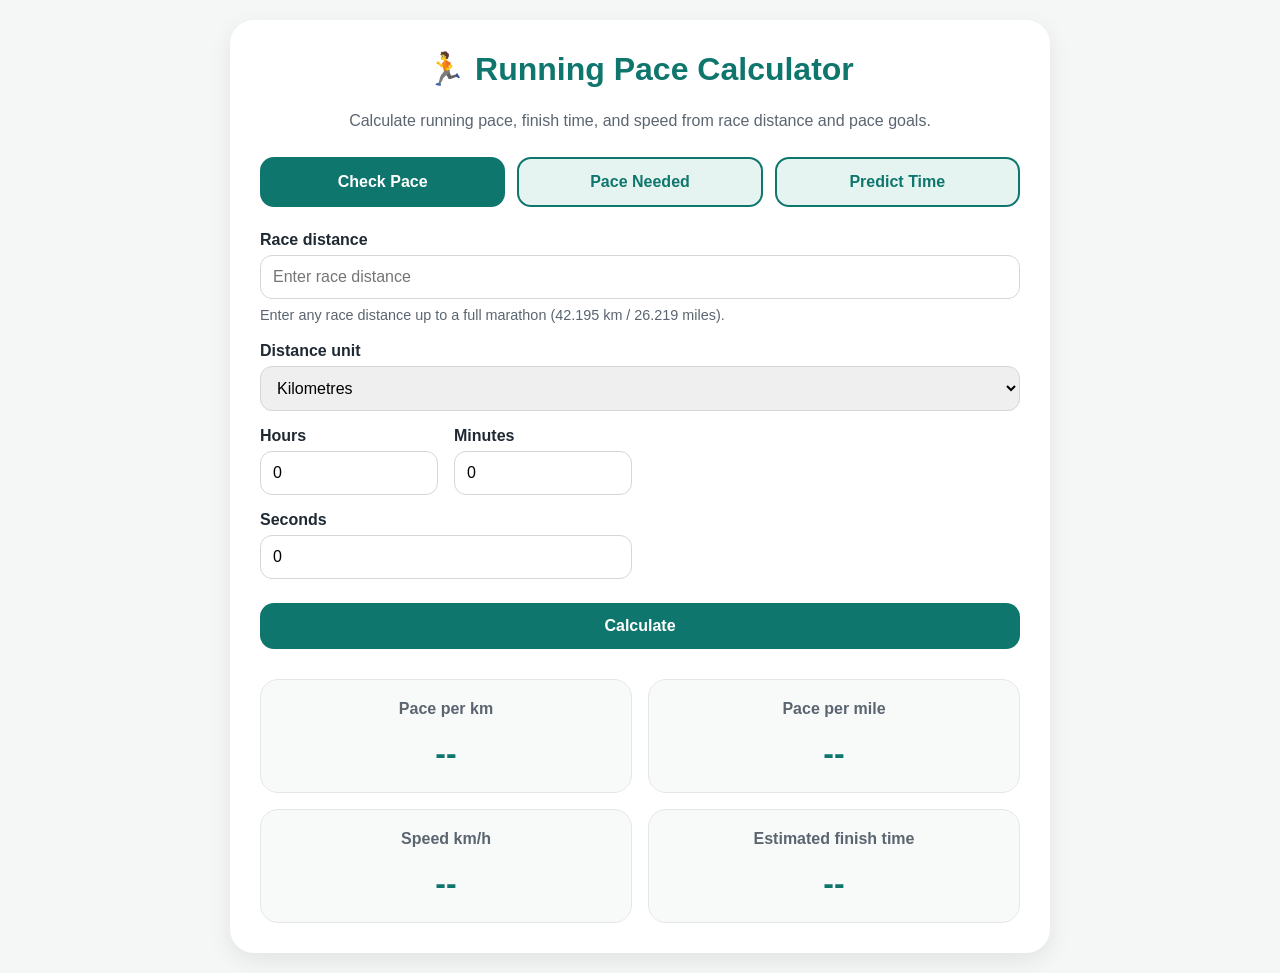
<file: fitness/running-pace-calculator/index.html>
<!DOCTYPE html>
<html lang="en">
<head>
  <meta charset="UTF-8" />
  <meta name="viewport" content="width=device-width, initial-scale=1.0"/>
  <title>Running Pace Calculator</title>

  <style>
    body {
      font-family: Arial, sans-serif;
      background: #f4f7f6;
      color: #1f2933;
      margin: 0;
      padding: 20px;
    }

    .container {
      max-width: 760px;
      margin: auto;
      background: white;
      padding: 30px;
      border-radius: 24px;
      box-shadow: 0 8px 24px rgba(0,0,0,0.08);
    }

    h1 {
      text-align: center;
      color: #0f766e;
      margin-top: 0;
    }

    .intro {
      text-align: center;
      color: #5b6570;
      margin-bottom: 24px;
      line-height: 1.5;
    }

    .mode-buttons {
      display: grid;
      grid-template-columns: 1fr 1fr 1fr;
      gap: 12px;
      margin-bottom: 24px;
    }

    .mode-buttons button {
      margin-top: 0;
      background: #e6f4f1;
      color: #0f766e;
      border: 2px solid #0f766e;
    }

    .mode-buttons button.active {
      background: #0f766e;
      color: white;
    }

    .grid {
      display: grid;
      grid-template-columns: 1fr 1fr;
      gap: 16px;
    }

    .full {
      grid-column: span 2;
    }

    label {
      display: block;
      margin-bottom: 6px;
      font-weight: bold;
    }

    input,
    select {
      width: 100%;
      box-sizing: border-box;
      padding: 12px;
      border-radius: 12px;
      border: 1px solid #d6d6d6;
      font-size: 1rem;
    }

    button {
      width: 100%;
      padding: 14px;
      margin-top: 24px;
      border: none;
      border-radius: 14px;
      background: #0f766e;
      color: white;
      font-size: 1rem;
      font-weight: bold;
      cursor: pointer;
    }

    button:hover {
      background: #0b5d56;
    }

    .helper {
      color: #5b6570;
      font-size: 0.9rem;
      margin-top: 6px;
      line-height: 1.4;
    }

    .results {
      margin-top: 30px;
      display: grid;
      grid-template-columns: 1fr 1fr;
      gap: 16px;
    }

    .card {
      background: #f8faf9;
      border-radius: 18px;
      padding: 20px;
      text-align: center;
      border: 1px solid #e4e7ea;
    }

    .card h3 {
      margin-top: 0;
      color: #5b6570;
      font-size: 1rem;
    }

    .value {
      font-size: 2rem;
      font-weight: bold;
      color: #0f766e;
      line-height: 1.2;
    }

    .summary {
      margin-top: 24px;
      padding: 18px;
      border-radius: 18px;
      background: #ecfdf5;
      border: 1px solid #a7f3d0;
      color: #065f46;
      font-weight: bold;
      text-align: center;
      line-height: 1.5;
    }

    .hidden {
      display: none;
    }

    @media (max-width: 700px) {
      .grid,
      .results,
      .mode-buttons {
        grid-template-columns: 1fr;
      }

      .full {
        grid-column: span 1;
      }

      .value {
        font-size: 1.6rem;
      }
    }
  </style>
</head>

<body>

  <div class="container">

    <h1>🏃 Running Pace Calculator</h1>

    <p class="intro" id="introText">
      Calculate running pace, finish time, and speed from race distance and pace goals.
    </p>

    <div class="mode-buttons">

      <button id="checkModeBtn" class="active" onclick="setMode('check')">
        Check Pace
      </button>

      <button id="planModeBtn" onclick="setMode('plan')">
        Pace Needed
      </button>

      <button id="timeModeBtn" onclick="setMode('time')">
        Predict Time
      </button>

    </div>

    <div class="grid">

      <div class="full">
        <label>Race distance</label>

        <input
          type="number"
          id="distance"
          placeholder="Enter race distance"
          min="0"
          step="0.01"
        >

        <div class="helper">
          Enter any race distance up to a full marathon (42.195 km / 26.219 miles).
        </div>
      </div>

      <div class="full">
        <label>Distance unit</label>

        <select id="unit">
          <option value="km">Kilometres</option>
          <option value="miles">Miles</option>
        </select>
      </div>

      <!-- TIME INPUTS -->

      <div id="timeInputs">

        <div class="grid">

          <div>
            <label>Hours</label>
            <input type="number" id="hours" value="0" min="0">
          </div>

          <div>
            <label>Minutes</label>
            <input type="number" id="minutes" value="0" min="0">
          </div>

          <div class="full">
            <label>Seconds</label>
            <input type="number" id="seconds" value="0" min="0">
          </div>

        </div>

      </div>

      <!-- PACE INPUTS -->

      <div id="paceInputs" class="hidden">

        <div class="grid">

          <div>
            <label>Pace minutes</label>
            <input type="number" id="paceMinutes" value="5" min="0">
          </div>

          <div>
            <label>Pace seconds</label>
            <input type="number" id="paceSeconds" value="0" min="0">
          </div>

          <div class="full">
            <label>Pace unit</label>

            <select id="paceUnit">
              <option value="km">Per kilometre</option>
              <option value="mile">Per mile</option>
            </select>
          </div>

        </div>

      </div>

    </div>

    <button onclick="calculate()">
      Calculate
    </button>

    <div id="summary" class="summary hidden"></div>

    <div class="results">

      <div class="card">
        <h3>Pace per km</h3>
        <div class="value" id="paceKm">--</div>
      </div>

      <div class="card">
        <h3>Pace per mile</h3>
        <div class="value" id="paceMile">--</div>
      </div>

      <div class="card">
        <h3>Speed km/h</h3>
        <div class="value" id="speedKm">--</div>
      </div>

      <div class="card">
        <h3>Estimated finish time</h3>
        <div class="value" id="finishTime">--</div>
      </div>

    </div>

  </div>

  <script>

    let currentMode = 'check';

    function setMode(mode) {

      currentMode = mode;

      document.getElementById('checkModeBtn').classList.toggle(
        'active',
        mode === 'check'
      );

      document.getElementById('planModeBtn').classList.toggle(
        'active',
        mode === 'plan'
      );

      document.getElementById('timeModeBtn').classList.toggle(
        'active',
        mode === 'time'
      );

      const timeInputs = document.getElementById('timeInputs');
      const paceInputs = document.getElementById('paceInputs');

      if (mode === 'time') {
        timeInputs.classList.add('hidden');
        paceInputs.classList.remove('hidden');
      } else {
        timeInputs.classList.remove('hidden');
        paceInputs.classList.add('hidden');
      }

      const intro = document.getElementById('introText');

      if (mode === 'check') {
        intro.textContent =
          'Calculate your running pace and speed from your completed run.';
      }

      if (mode === 'plan') {
        intro.textContent =
          'Enter your target race time to see the pace you need to run.';
      }

      if (mode === 'time') {
        intro.textContent =
          'Enter your pace and race distance to predict your finish time.';
      }

      clearResults();
    }

    function clearResults() {

      document.getElementById('paceKm').textContent = '--';
      document.getElementById('paceMile').textContent = '--';
      document.getElementById('speedKm').textContent = '--';
      document.getElementById('finishTime').textContent = '--';

      const summary = document.getElementById('summary');

      summary.classList.add('hidden');
      summary.textContent = '';
    }

    function formatPace(minutesDecimal) {

      let mins = Math.floor(minutesDecimal);
      let secs = Math.round((minutesDecimal - mins) * 60);

      if (secs === 60) {
        mins += 1;
        secs = 0;
      }

      return `${mins}:${secs.toString().padStart(2, '0')}`;
    }

    function formatTime(totalSeconds) {

      const hours = Math.floor(totalSeconds / 3600);
      const minutes = Math.floor((totalSeconds % 3600) / 60);
      const seconds = Math.round(totalSeconds % 60);

      if (hours > 0) {
        return `${hours}h ${minutes}m ${seconds}s`;
      }

      return `${minutes}m ${seconds}s`;
    }

    function calculate() {

      const distance = parseFloat(
        document.getElementById('distance').value
      );

      const unit = document.getElementById('unit').value;

      if (!distance || distance <= 0) {
        alert('Please enter a valid distance.');
        return;
      }

      const maxDistance =
        unit === 'km'
          ? 42.195
          : 26.219;

      if (distance > maxDistance) {
        alert(
          'Please enter a distance up to marathon distance.'
        );
        return;
      }

      let distanceKm;
      let distanceMiles;

      if (unit === 'km') {
        distanceKm = distance;
        distanceMiles = distance * 0.621371;
      } else {
        distanceMiles = distance;
        distanceKm = distance * 1.60934;
      }

      let totalHours;
      let totalSeconds;
      let paceKm;
      let paceMile;
      let speedKm;

      /* =========================
         TIME MODE
      ========================== */

      if (currentMode === 'time') {

        const paceMinutes =
          parseFloat(document.getElementById('paceMinutes').value) || 0;

        const paceSeconds =
          parseFloat(document.getElementById('paceSeconds').value) || 0;

        const paceUnit =
          document.getElementById('paceUnit').value;

        const paceDecimal =
          paceMinutes + (paceSeconds / 60);

        if (paceDecimal <= 0) {
          alert('Please enter a valid pace.');
          return;
        }

        if (paceUnit === 'km') {

          paceKm = paceDecimal;
          paceMile = paceDecimal * 1.60934;

        } else {

          paceMile = paceDecimal;
          paceKm = paceDecimal / 1.60934;
        }

        totalSeconds = paceKm * distanceKm * 60;
        totalHours = totalSeconds / 3600;

        speedKm = distanceKm / totalHours;

      }

      /* =========================
         CHECK + PLAN MODES
      ========================== */

      else {

        const hours =
          parseFloat(document.getElementById('hours').value) || 0;

        const minutes =
          parseFloat(document.getElementById('minutes').value) || 0;

        const seconds =
          parseFloat(document.getElementById('seconds').value) || 0;

        totalSeconds =
          (hours * 3600) +
          (minutes * 60) +
          seconds;

        totalHours = totalSeconds / 3600;

        if (totalHours <= 0) {
          alert('Please enter a valid time.');
          return;
        }

        paceKm =
          (totalHours * 60) / distanceKm;

        paceMile =
          (totalHours * 60) / distanceMiles;

        speedKm =
          distanceKm / totalHours;
      }

      /* =========================
         RESULTS
      ========================== */

      document.getElementById('paceKm').textContent =
        `${formatPace(paceKm)} /km`;

      document.getElementById('paceMile').textContent =
        `${formatPace(paceMile)} /mile`;

      document.getElementById('speedKm').textContent =
        `${speedKm.toFixed(2)} km/h`;

      document.getElementById('finishTime').textContent =
        formatTime(totalSeconds);

      const summary =
        document.getElementById('summary');

      summary.classList.remove('hidden');

      if (currentMode === 'check') {

        summary.textContent =
          `You completed ${distance} ${unit} in ${formatTime(totalSeconds)} at an average pace of ${formatPace(paceKm)} per kilometre.`;
      }

      if (currentMode === 'plan') {

        summary.textContent =
          `To complete ${distance} ${unit} in ${formatTime(totalSeconds)}, you need to maintain a pace of ${formatPace(paceKm)} per kilometre.`;
      }

      if (currentMode === 'time') {

        summary.textContent =
          `At a pace of ${formatPace(paceKm)} per kilometre, your estimated finish time for ${distance} ${unit} is ${formatTime(totalSeconds)}.`;
      }
    }

  </script>

</body>
</html>
</file>
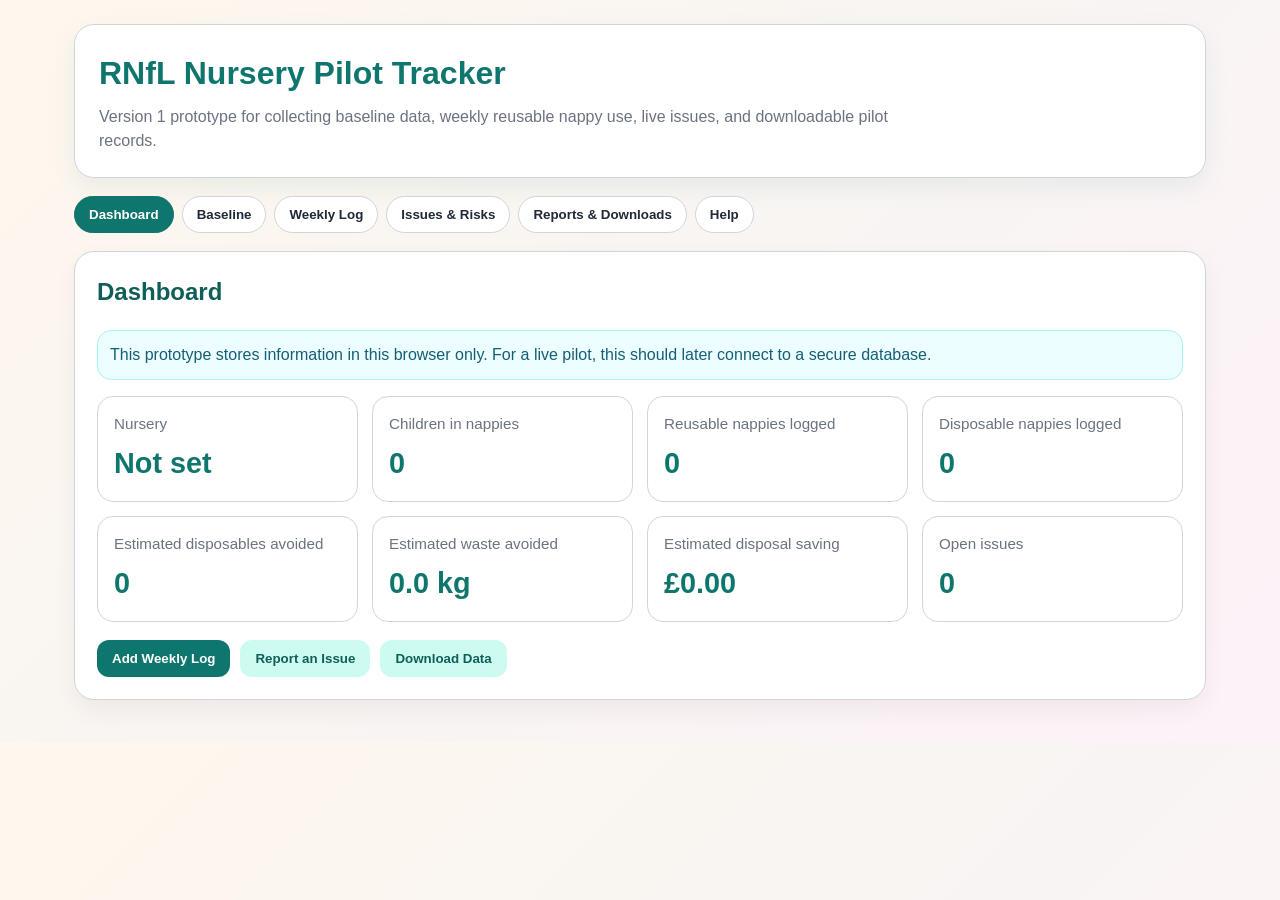
<file: nappies/nursery-pilot-tracker-v1/index.html>
<!DOCTYPE html>
<html lang="en">
<head>
  <meta charset="UTF-8" />
  <meta name="viewport" content="width=device-width, initial-scale=1.0" />
  <title>RNfL Nursery Pilot Tracker - Version 1</title>
  <style>
    :root {
      --teal: #0f766e;
      --teal-dark: #115e59;
      --teal-light: #ccfbf1;
      --cream: #fff7ed;
      --rose: #fdf2f8;
      --stone: #f8f5f2;
      --text: #1f2937;
      --muted: #6b7280;
      --border: #d1d5db;
      --card: #ffffff;
      --red: #dc2626;
      --amber: #d97706;
      --green: #16a34a;
      --blue: #2563eb;
    }

    * {
      box-sizing: border-box;
    }

    body {
      margin: 0;
      font-family: Arial, Helvetica, sans-serif;
      background: linear-gradient(135deg, #fff7ed 0%, #f8f5f2 45%, #fdf2f8 100%);
      color: var(--text);
      line-height: 1.5;
    }

    .app {
      max-width: 1180px;
      margin: 0 auto;
      padding: 24px;
    }

    .header {
      background: var(--card);
      border: 1px solid var(--border);
      border-radius: 20px;
      padding: 24px;
      box-shadow: 0 10px 25px rgba(15, 118, 110, 0.08);
      margin-bottom: 18px;
    }

    h1 {
      color: var(--teal);
      margin: 0 0 8px 0;
      font-size: 2rem;
    }

    h2 {
      color: var(--teal-dark);
      margin-top: 0;
    }

    h3 {
      margin-bottom: 8px;
      color: var(--teal-dark);
    }

    .subtitle {
      color: var(--muted);
      margin: 0;
      max-width: 820px;
    }

    .tabs {
      display: flex;
      flex-wrap: wrap;
      gap: 8px;
      margin: 18px 0;
    }

    .tab-button {
      border: 1px solid var(--border);
      background: #fff;
      color: var(--text);
      padding: 10px 14px;
      border-radius: 999px;
      cursor: pointer;
      font-weight: 700;
    }

    .tab-button.active {
      background: var(--teal);
      color: white;
      border-color: var(--teal);
    }

    .panel {
      display: none;
      background: var(--card);
      border: 1px solid var(--border);
      border-radius: 20px;
      padding: 22px;
      box-shadow: 0 10px 25px rgba(0,0,0,0.05);
      margin-bottom: 18px;
    }

    .panel.active {
      display: block;
    }

    .grid {
      display: grid;
      grid-template-columns: repeat(auto-fit, minmax(220px, 1fr));
      gap: 14px;
    }

    .card {
      background: #ffffff;
      border: 1px solid var(--border);
      border-radius: 16px;
      padding: 16px;
    }

    .metric {
      font-size: 1.8rem;
      font-weight: 800;
      color: var(--teal);
      margin: 6px 0 0;
    }

    .metric-label {
      color: var(--muted);
      font-size: 0.95rem;
      margin: 0;
    }

    label {
      display: block;
      font-weight: 700;
      margin-top: 14px;
      margin-bottom: 6px;
    }

    .hint {
      color: var(--muted);
      font-size: 0.9rem;
      margin-top: 2px;
    }

    input, select, textarea {
      width: 100%;
      padding: 10px;
      border: 1px solid var(--border);
      border-radius: 10px;
      font-size: 1rem;
      background: white;
    }

    textarea {
      min-height: 90px;
      resize: vertical;
    }

    .button-row {
      display: flex;
      flex-wrap: wrap;
      gap: 10px;
      margin-top: 18px;
    }

    button {
      border: none;
      border-radius: 12px;
      padding: 11px 15px;
      font-weight: 800;
      cursor: pointer;
    }

    .primary {
      background: var(--teal);
      color: white;
    }

    .secondary {
      background: var(--teal-light);
      color: var(--teal-dark);
    }

    .danger {
      background: #fee2e2;
      color: #991b1b;
    }

    .notice {
      background: #ecfeff;
      border: 1px solid #a5f3fc;
      color: #155e75;
      padding: 12px;
      border-radius: 14px;
      margin-bottom: 16px;
    }

    .warning {
      background: #fff7ed;
      border: 1px solid #fed7aa;
      color: #9a3412;
      padding: 12px;
      border-radius: 14px;
      margin-bottom: 16px;
    }

    table {
      width: 100%;
      border-collapse: collapse;
      margin-top: 14px;
      background: white;
      border-radius: 14px;
      overflow: hidden;
    }

    th, td {
      border-bottom: 1px solid var(--border);
      text-align: left;
      padding: 10px;
      vertical-align: top;
      font-size: 0.95rem;
    }

    th {
      background: #f3f4f6;
    }

    .badge {
      display: inline-block;
      padding: 4px 8px;
      border-radius: 999px;
      font-weight: 800;
      font-size: 0.8rem;
    }

    .badge.high { background: #fee2e2; color: var(--red); }
    .badge.medium { background: #fef3c7; color: var(--amber); }
    .badge.low { background: #dcfce7; color: var(--green); }
    .badge.open { background: #fee2e2; color: var(--red); }
    .badge.progress { background: #dbeafe; color: var(--blue); }
    .badge.resolved { background: #dcfce7; color: var(--green); }

    .empty-state {
      color: var(--muted);
      padding: 14px;
      border: 1px dashed var(--border);
      border-radius: 14px;
      margin-top: 12px;
      background: #fafafa;
    }

    .small {
      font-size: 0.9rem;
      color: var(--muted);
    }

    @media (max-width: 680px) {
      .app { padding: 14px; }
      h1 { font-size: 1.55rem; }
      table { font-size: 0.85rem; }
      th, td { padding: 8px; }
    }
  </style>
</head>
<body>
  <div class="app">
    <header class="header">
      <h1>RNfL Nursery Pilot Tracker</h1>
      <p class="subtitle">Version 1 prototype for collecting baseline data, weekly reusable nappy use, live issues, and downloadable pilot records.</p>
    </header>

    <nav class="tabs" aria-label="Tracker sections">
      <button class="tab-button active" data-tab="dashboard">Dashboard</button>
      <button class="tab-button" data-tab="baseline">Baseline</button>
      <button class="tab-button" data-tab="weekly">Weekly Log</button>
      <button class="tab-button" data-tab="issues">Issues & Risks</button>
      <button class="tab-button" data-tab="reports">Reports & Downloads</button>
      <button class="tab-button" data-tab="help">Help</button>
    </nav>

    <section id="dashboard" class="panel active">
      <h2>Dashboard</h2>
      <div class="notice">
        This prototype stores information in this browser only. For a live pilot, this should later connect to a secure database.
      </div>
      <div class="grid">
        <div class="card">
          <p class="metric-label">Nursery</p>
          <p class="metric" id="dashNursery">Not set</p>
        </div>
        <div class="card">
          <p class="metric-label">Children in nappies</p>
          <p class="metric" id="dashChildren">0</p>
        </div>
        <div class="card">
          <p class="metric-label">Reusable nappies logged</p>
          <p class="metric" id="dashReusable">0</p>
        </div>
        <div class="card">
          <p class="metric-label">Disposable nappies logged</p>
          <p class="metric" id="dashDisposable">0</p>
        </div>
        <div class="card">
          <p class="metric-label">Estimated disposables avoided</p>
          <p class="metric" id="dashAvoided">0</p>
        </div>
        <div class="card">
          <p class="metric-label">Estimated waste avoided</p>
          <p class="metric" id="dashWasteAvoided">0 kg</p>
        </div>
        <div class="card">
          <p class="metric-label">Estimated disposal saving</p>
          <p class="metric" id="dashCostSaving">£0</p>
        </div>
        <div class="card">
          <p class="metric-label">Open issues</p>
          <p class="metric" id="dashOpenIssues">0</p>
        </div>
      </div>

      <div class="button-row">
        <button class="primary" onclick="switchTab('weekly')">Add Weekly Log</button>
        <button class="secondary" onclick="switchTab('issues')">Report an Issue</button>
        <button class="secondary" onclick="switchTab('reports')">Download Data</button>
      </div>
    </section>

    <section id="baseline" class="panel">
      <h2>Baseline Data</h2>
      <p class="small">Complete this before the nursery starts using the reusable nappy laundry service.</p>

      <div class="grid">
        <div>
          <label for="nurseryName">Nursery name</label>
          <input id="nurseryName" type="text" placeholder="e.g. Higham Hill Nursery" />
        </div>
        <div>
          <label for="mainContact">Main contact</label>
          <input id="mainContact" type="text" placeholder="Name or role" />
        </div>
        <div>
          <label for="pilotStart">Pilot start date</label>
          <input id="pilotStart" type="date" />
        </div>
        <div>
          <label for="childrenTotal">Total children at nursery</label>
          <input id="childrenTotal" type="number" min="0" />
        </div>
        <div>
          <label for="childrenNappies">Children currently in nappies</label>
          <input id="childrenNappies" type="number" min="0" />
          <p class="hint">Count children regularly using nappies during nursery hours.</p>
        </div>
        <div>
          <label for="baselineDisposableDaily">Average disposable nappies used per day</label>
          <input id="baselineDisposableDaily" type="number" min="0" />
        </div>
        <div>
          <label for="baselineBinsWeekly">Nappy waste bins per week</label>
          <input id="baselineBinsWeekly" type="number" min="0" step="0.1" />
        </div>
        <div>
          <label for="baselineWasteCost">Estimated nappy waste cost per month (£)</label>
          <input id="baselineWasteCost" type="number" min="0" step="0.01" />
        </div>
        <div>
          <label for="staffConfidence">Staff confidence using reusables</label>
          <select id="staffConfidence">
            <option value="">Select score</option>
            <option value="1">1 - Not confident</option>
            <option value="2">2</option>
            <option value="3">3 - Somewhat confident</option>
            <option value="4">4</option>
            <option value="5">5 - Very confident</option>
          </select>
        </div>
        <div>
          <label for="parentConfidence">Confidence discussing reusables with parents</label>
          <select id="parentConfidence">
            <option value="">Select score</option>
            <option value="1">1 - Not confident</option>
            <option value="2">2</option>
            <option value="3">3 - Somewhat confident</option>
            <option value="4">4</option>
            <option value="5">5 - Very confident</option>
          </select>
        </div>
      </div>

      <label for="toiletTrainingBaseline">Toilet training observations at baseline</label>
      <textarea id="toiletTrainingBaseline" placeholder="e.g. typical age children begin toilet training, current approach, any barriers."></textarea>

      <label for="baselineNotes">Baseline notes</label>
      <textarea id="baselineNotes" placeholder="Add any extra context about current nappy routines, waste collection, parent engagement, or staff training needs."></textarea>

      <div class="button-row">
        <button class="primary" onclick="saveBaseline()">Save Baseline</button>
      </div>
    </section>

    <section id="weekly" class="panel">
      <h2>Weekly Log</h2>
      <p class="small">Nurseries can complete this once a week. Keep it quick and simple.</p>

      <div class="grid">
        <div>
          <label for="weekDate">Week commencing</label>
          <input id="weekDate" type="date" />
        </div>
        <div>
          <label for="weekChildrenNappies">Children in nappies this week</label>
          <input id="weekChildrenNappies" type="number" min="0" />
        </div>
        <div>
          <label for="reusableUsed">Reusable nappies used</label>
          <input id="reusableUsed" type="number" min="0" />
        </div>
        <div>
          <label for="disposableUsed">Disposable nappies used</label>
          <input id="disposableUsed" type="number" min="0" />
        </div>
        <div>
          <label for="laundryCollections">Laundry collections completed</label>
          <input id="laundryCollections" type="number" min="0" />
        </div>
        <div>
          <label for="collectionStatus">Collection status</label>
          <select id="collectionStatus">
            <option value="Completed">Completed</option>
            <option value="Partially completed">Partially completed</option>
            <option value="Missed">Missed</option>
            <option value="Not applicable">Not applicable</option>
          </select>
        </div>
      </div>

      <label for="weeklyObservations">Staff observations</label>
      <textarea id="weeklyObservations" placeholder="What worked well? Any parent comments? Any problems with fit, leaks, storage, workload or routines?"></textarea>

      <div class="button-row">
        <button class="primary" onclick="addWeeklyLog()">Save Weekly Log</button>
      </div>

      <h3>Saved weekly logs</h3>
      <div id="weeklyTableWrap"></div>
    </section>

    <section id="issues" class="panel">
      <h2>Issues & Risks</h2>
      <p class="small">Use this to record issues in real time so support can be targeted quickly.</p>

      <div class="grid">
        <div>
          <label for="issueDate">Date reported</label>
          <input id="issueDate" type="date" />
        </div>
        <div>
          <label for="issueType">Issue type</label>
          <select id="issueType">
            <option value="Laundry collection">Laundry collection</option>
            <option value="Stock or supplies">Stock or supplies</option>
            <option value="Staff confidence">Staff confidence</option>
            <option value="Parent or carer concern">Parent or carer concern</option>
            <option value="Leaks or fit">Leaks or fit</option>
            <option value="Storage or hygiene">Storage or hygiene</option>
            <option value="Other">Other</option>
          </select>
        </div>
        <div>
          <label for="priority">Priority</label>
          <select id="priority">
            <option value="Low">Low</option>
            <option value="Medium">Medium</option>
            <option value="High">High</option>
          </select>
        </div>
        <div>
          <label for="assignedTo">Action needed from</label>
          <select id="assignedTo">
            <option value="Nursery">Nursery</option>
            <option value="Laundry provider">Laundry provider</option>
            <option value="RNfL">RNfL</option>
            <option value="NLWA">NLWA</option>
            <option value="Borough officer">Borough officer</option>
          </select>
        </div>
        <div>
          <label for="issueStatus">Status</label>
          <select id="issueStatus">
            <option value="Open">Open</option>
            <option value="In progress">In progress</option>
            <option value="Resolved">Resolved</option>
          </select>
        </div>
      </div>

      <label for="issueDescription">Describe the issue</label>
      <textarea id="issueDescription" placeholder="Describe what happened, who is affected, and what support is needed."></textarea>

      <label for="resolutionNotes">Resolution notes</label>
      <textarea id="resolutionNotes" placeholder="Update this when action has been taken or the issue is resolved."></textarea>

      <div class="button-row">
        <button class="primary" onclick="addIssue()">Save Issue</button>
      </div>

      <h3>Issue log</h3>
      <div id="issueTableWrap"></div>
    </section>

    <section id="reports" class="panel">
      <h2>Reports & Downloads</h2>
      <div class="warning">
        Downloads include the data saved in this browser. For a real pilot, data should be stored securely and backed up centrally.
      </div>

      <div class="grid">
        <div class="card">
          <h3>Summary</h3>
          <p><strong>Reusable nappies logged:</strong> <span id="reportReusable">0</span></p>
          <p><strong>Disposable nappies logged:</strong> <span id="reportDisposable">0</span></p>
          <p><strong>Estimated disposables avoided:</strong> <span id="reportAvoided">0</span></p>
          <p><strong>Estimated waste avoided:</strong> <span id="reportWasteAvoided">0 kg</span></p>
          <p><strong>Estimated disposal saving:</strong> <span id="reportCostSaving">£0</span></p>
          <p><strong>Open issues:</strong> <span id="reportOpenIssues">0</span></p>
        </div>
        <div class="card">
          <h3>Impact assumptions</h3>
          <p class="small">These are prototype assumptions and can be refined for the final NLWA reporting method.</p>
          <p><strong>Used disposable nappy weight:</strong> 0.1266 kg</p>
          <p><strong>Disposal cost:</strong> £121 per tonne</p>
          <p><strong>Current method:</strong> 1 reusable nappy used = 1 disposable nappy avoided</p>
        </div>
        <div class="card">
          <h3>Download data</h3>
          <div class="button-row">
            <button class="primary" onclick="downloadCSV()">Download CSV</button>
            <button class="secondary" onclick="downloadJSON()">Download JSON Backup</button>
            <button class="danger" onclick="clearAllData()">Clear Test Data</button>
          </div>
        </div>
      </div>
    </section>

    <section id="help" class="panel">
      <h2>Help & Guidance</h2>
      <div class="card">
        <h3>How to use this tracker</h3>
        <ol>
          <li>Complete the <strong>Baseline</strong> section before the pilot starts.</li>
          <li>Complete the <strong>Weekly Log</strong> once per week.</li>
          <li>Use <strong>Issues & Risks</strong> whenever something needs support or escalation.</li>
          <li>Use <strong>Reports & Downloads</strong> to export the data for RNfL, NLWA, or borough reporting.</li>
        </ol>
      </div>
      <div class="card">
        <h3>Data collection note</h3>
        <p>Do not enter children’s names. This tracker is designed for aggregate nursery-level information only.</p>
      </div>
    </section>
  </div>

  <script>
    const STORAGE_KEY = 'rnflNurseryPilotTrackerV1';

    const IMPACT_ASSUMPTIONS = {
      usedDisposableWeightKg: 0.1266,
      disposalCostPerTonne: 121
    };

    let state = {
      baseline: {},
      weeklyLogs: [],
      issues: []
    };

    function loadState() {
      const saved = localStorage.getItem(STORAGE_KEY);
      if (saved) {
        try {
          state = JSON.parse(saved);
        } catch (error) {
          console.error('Could not load saved data', error);
        }
      }
      populateBaselineForm();
      renderAll();
    }

    function saveState() {
      localStorage.setItem(STORAGE_KEY, JSON.stringify(state));
      renderAll();
    }

    function switchTab(tabId) {
      document.querySelectorAll('.panel').forEach(panel => panel.classList.remove('active'));
      document.querySelectorAll('.tab-button').forEach(button => button.classList.remove('active'));
      document.getElementById(tabId).classList.add('active');
      document.querySelector(`[data-tab="${tabId}"]`).classList.add('active');
    }

    document.querySelectorAll('.tab-button').forEach(button => {
      button.addEventListener('click', () => switchTab(button.dataset.tab));
    });

    function value(id) {
      return document.getElementById(id).value.trim();
    }

    function numberValue(id) {
      const raw = document.getElementById(id).value;
      return raw === '' ? 0 : Number(raw);
    }

    function saveBaseline() {
      state.baseline = {
        nurseryName: value('nurseryName'),
        mainContact: value('mainContact'),
        pilotStart: value('pilotStart'),
        childrenTotal: numberValue('childrenTotal'),
        childrenNappies: numberValue('childrenNappies'),
        baselineDisposableDaily: numberValue('baselineDisposableDaily'),
        baselineBinsWeekly: numberValue('baselineBinsWeekly'),
        baselineWasteCost: numberValue('baselineWasteCost'),
        staffConfidence: value('staffConfidence'),
        parentConfidence: value('parentConfidence'),
        toiletTrainingBaseline: value('toiletTrainingBaseline'),
        baselineNotes: value('baselineNotes'),
        savedAt: new Date().toISOString()
      };
      saveState();
      alert('Baseline saved.');
    }

    function populateBaselineForm() {
      const b = state.baseline || {};
      const fields = [
        'nurseryName', 'mainContact', 'pilotStart', 'childrenTotal', 'childrenNappies',
        'baselineDisposableDaily', 'baselineBinsWeekly', 'baselineWasteCost',
        'staffConfidence', 'parentConfidence', 'toiletTrainingBaseline', 'baselineNotes'
      ];
      fields.forEach(id => {
        if (document.getElementById(id) && b[id] !== undefined) {
          document.getElementById(id).value = b[id];
        }
      });
    }

    function addWeeklyLog() {
      const log = {
        id: crypto.randomUUID ? crypto.randomUUID() : String(Date.now()),
        weekDate: value('weekDate'),
        weekChildrenNappies: numberValue('weekChildrenNappies'),
        reusableUsed: numberValue('reusableUsed'),
        disposableUsed: numberValue('disposableUsed'),
        laundryCollections: numberValue('laundryCollections'),
        collectionStatus: value('collectionStatus'),
        weeklyObservations: value('weeklyObservations'),
        savedAt: new Date().toISOString()
      };

      if (!log.weekDate) {
        alert('Please add the week commencing date.');
        return;
      }

      state.weeklyLogs.push(log);
      saveState();

      ['weekDate', 'weekChildrenNappies', 'reusableUsed', 'disposableUsed', 'laundryCollections', 'weeklyObservations'].forEach(id => {
        document.getElementById(id).value = '';
      });
      document.getElementById('collectionStatus').value = 'Completed';
    }

    function addIssue() {
      const issue = {
        id: crypto.randomUUID ? crypto.randomUUID() : String(Date.now()),
        issueDate: value('issueDate'),
        issueType: value('issueType'),
        priority: value('priority'),
        assignedTo: value('assignedTo'),
        issueStatus: value('issueStatus'),
        issueDescription: value('issueDescription'),
        resolutionNotes: value('resolutionNotes'),
        savedAt: new Date().toISOString()
      };

      if (!issue.issueDate || !issue.issueDescription) {
        alert('Please add the date and a short issue description.');
        return;
      }

      state.issues.push(issue);
      saveState();

      ['issueDate', 'issueDescription', 'resolutionNotes'].forEach(id => {
        document.getElementById(id).value = '';
      });
      document.getElementById('priority').value = 'Low';
      document.getElementById('issueStatus').value = 'Open';
    }

    function deleteWeeklyLog(id) {
      if (!confirm('Delete this weekly log?')) return;
      state.weeklyLogs = state.weeklyLogs.filter(log => log.id !== id);
      saveState();
    }

    function deleteIssue(id) {
      if (!confirm('Delete this issue?')) return;
      state.issues = state.issues.filter(issue => issue.id !== id);
      saveState();
    }

    function updateIssueStatus(id, status) {
      const issue = state.issues.find(item => item.id === id);
      if (issue) {
        issue.issueStatus = status;
        saveState();
      }
    }

    function totals() {
      const reusable = state.weeklyLogs.reduce((sum, log) => sum + Number(log.reusableUsed || 0), 0);
      const disposable = state.weeklyLogs.reduce((sum, log) => sum + Number(log.disposableUsed || 0), 0);
      const avoided = reusable;
      const wasteAvoidedKg = avoided * IMPACT_ASSUMPTIONS.usedDisposableWeightKg;
      const wasteAvoidedTonnes = wasteAvoidedKg / 1000;
      const costSaving = wasteAvoidedTonnes * IMPACT_ASSUMPTIONS.disposalCostPerTonne;
      const openIssues = state.issues.filter(issue => issue.issueStatus !== 'Resolved').length;
      const latestChildren = state.weeklyLogs.length
        ? state.weeklyLogs[state.weeklyLogs.length - 1].weekChildrenNappies
        : Number(state.baseline.childrenNappies || 0);
      return { reusable, disposable, avoided, wasteAvoidedKg, wasteAvoidedTonnes, costSaving, openIssues, latestChildren };
    }

    function renderAll() {
      renderDashboard();
      renderWeeklyLogs();
      renderIssues();
      renderReports();
    }

    function renderDashboard() {
      const t = totals();
      document.getElementById('dashNursery').textContent = state.baseline.nurseryName || 'Not set';
      document.getElementById('dashChildren').textContent = t.latestChildren;
      document.getElementById('dashReusable').textContent = t.reusable;
      document.getElementById('dashDisposable').textContent = t.disposable;
      document.getElementById('dashAvoided').textContent = t.avoided;
      document.getElementById('dashWasteAvoided').textContent = `${t.wasteAvoidedKg.toFixed(1)} kg`;
      document.getElementById('dashCostSaving').textContent = `£${t.costSaving.toFixed(2)}`;
      document.getElementById('dashOpenIssues').textContent = t.openIssues;
    }

    function renderWeeklyLogs() {
      const wrap = document.getElementById('weeklyTableWrap');
      if (!state.weeklyLogs.length) {
        wrap.innerHTML = '<div class="empty-state">No weekly logs saved yet.</div>';
        return;
      }

      const rows = state.weeklyLogs.map(log => `
        <tr>
          <td>${escapeHtml(log.weekDate)}</td>
          <td>${log.weekChildrenNappies}</td>
          <td>${log.reusableUsed}</td>
          <td>${log.disposableUsed}</td>
          <td>${log.laundryCollections}</td>
          <td>${escapeHtml(log.collectionStatus)}</td>
          <td>${escapeHtml(log.weeklyObservations || '')}</td>
          <td><button class="danger" onclick="deleteWeeklyLog('${log.id}')">Delete</button></td>
        </tr>
      `).join('');

      wrap.innerHTML = `
        <table>
          <thead>
            <tr>
              <th>Week</th>
              <th>Children in nappies</th>
              <th>Reusable</th>
              <th>Disposable</th>
              <th>Collections</th>
              <th>Status</th>
              <th>Observations</th>
              <th></th>
            </tr>
          </thead>
          <tbody>${rows}</tbody>
        </table>
      `;
    }

    function renderIssues() {
      const wrap = document.getElementById('issueTableWrap');
      if (!state.issues.length) {
        wrap.innerHTML = '<div class="empty-state">No issues saved yet.</div>';
        return;
      }

      const rows = state.issues.map(issue => {
        const priorityClass = issue.priority.toLowerCase();
        const statusClass = issue.issueStatus === 'Open' ? 'open' : issue.issueStatus === 'In progress' ? 'progress' : 'resolved';
        return `
          <tr>
            <td>${escapeHtml(issue.issueDate)}</td>
            <td>${escapeHtml(issue.issueType)}</td>
            <td><span class="badge ${priorityClass}">${escapeHtml(issue.priority)}</span></td>
            <td>${escapeHtml(issue.assignedTo)}</td>
            <td><span class="badge ${statusClass}">${escapeHtml(issue.issueStatus)}</span></td>
            <td>${escapeHtml(issue.issueDescription)}</td>
            <td>${escapeHtml(issue.resolutionNotes || '')}</td>
            <td>
              <select onchange="updateIssueStatus('${issue.id}', this.value)">
                <option ${issue.issueStatus === 'Open' ? 'selected' : ''}>Open</option>
                <option ${issue.issueStatus === 'In progress' ? 'selected' : ''}>In progress</option>
                <option ${issue.issueStatus === 'Resolved' ? 'selected' : ''}>Resolved</option>
              </select>
              <button class="danger" onclick="deleteIssue('${issue.id}')">Delete</button>
            </td>
          </tr>
        `;
      }).join('');

      wrap.innerHTML = `
        <table>
          <thead>
            <tr>
              <th>Date</th>
              <th>Type</th>
              <th>Priority</th>
              <th>Assigned to</th>
              <th>Status</th>
              <th>Description</th>
              <th>Resolution</th>
              <th>Actions</th>
            </tr>
          </thead>
          <tbody>${rows}</tbody>
        </table>
      `;
    }

    function renderReports() {
      const t = totals();
      document.getElementById('reportReusable').textContent = t.reusable;
      document.getElementById('reportDisposable').textContent = t.disposable;
      document.getElementById('reportAvoided').textContent = t.avoided;
      document.getElementById('reportWasteAvoided').textContent = `${t.wasteAvoidedKg.toFixed(1)} kg / ${t.wasteAvoidedTonnes.toFixed(3)} tonnes`;
      document.getElementById('reportCostSaving').textContent = `£${t.costSaving.toFixed(2)}`;
      document.getElementById('reportOpenIssues').textContent = t.openIssues;
    }

    function downloadCSV() {
      const rows = [];

      rows.push(['Section', 'Field', 'Value']);
      Object.entries(state.baseline || {}).forEach(([key, val]) => {
        rows.push(['Baseline', key, val]);
      });

      rows.push([]);
      rows.push(['Impact Summary']);
      const impactTotals = totals();
      rows.push(['Estimated disposables avoided', impactTotals.avoided]);
      rows.push(['Estimated waste avoided kg', impactTotals.wasteAvoidedKg.toFixed(2)]);
      rows.push(['Estimated waste avoided tonnes', impactTotals.wasteAvoidedTonnes.toFixed(4)]);
      rows.push(['Estimated disposal saving GBP', impactTotals.costSaving.toFixed(2)]);
      rows.push(['Assumption used disposable nappy weight kg', IMPACT_ASSUMPTIONS.usedDisposableWeightKg]);
      rows.push(['Assumption disposal cost per tonne GBP', IMPACT_ASSUMPTIONS.disposalCostPerTonne]);

      rows.push([]);
      rows.push(['Weekly Logs']);
      rows.push(['Week commencing', 'Children in nappies', 'Reusable used', 'Disposable used', 'Laundry collections', 'Collection status', 'Observations']);
      state.weeklyLogs.forEach(log => {
        rows.push([
          log.weekDate,
          log.weekChildrenNappies,
          log.reusableUsed,
          log.disposableUsed,
          log.laundryCollections,
          log.collectionStatus,
          log.weeklyObservations
        ]);
      });

      rows.push([]);
      rows.push(['Issues']);
      rows.push(['Date', 'Type', 'Priority', 'Assigned to', 'Status', 'Description', 'Resolution notes']);
      state.issues.forEach(issue => {
        rows.push([
          issue.issueDate,
          issue.issueType,
          issue.priority,
          issue.assignedTo,
          issue.issueStatus,
          issue.issueDescription,
          issue.resolutionNotes
        ]);
      });

      const csv = rows.map(row => row.map(csvEscape).join(',')).join('\n');
      downloadFile(csv, 'rnfl-nursery-pilot-tracker.csv', 'text/csv');
    }

    function downloadJSON() {
      const json = JSON.stringify(state, null, 2);
      downloadFile(json, 'rnfl-nursery-pilot-tracker-backup.json', 'application/json');
    }

    function downloadFile(content, filename, type) {
      const blob = new Blob([content], { type });
      const url = URL.createObjectURL(blob);
      const a = document.createElement('a');
      a.href = url;
      a.download = filename;
      document.body.appendChild(a);
      a.click();
      document.body.removeChild(a);
      URL.revokeObjectURL(url);
    }

    function clearAllData() {
      if (!confirm('Clear all saved test data in this browser?')) return;
      localStorage.removeItem(STORAGE_KEY);
      state = { baseline: {}, weeklyLogs: [], issues: [] };
      populateBaselineForm();
      renderAll();
      alert('Test data cleared.');
    }

    function csvEscape(value) {
      if (value === null || value === undefined) return '';
      const stringValue = String(value).replace(/"/g, '""');
      return `"${stringValue}"`;
    }

    function escapeHtml(value) {
      if (value === null || value === undefined) return '';
      return String(value)
        .replace(/&/g, '&amp;')
        .replace(/</g, '&lt;')
        .replace(/>/g, '&gt;')
        .replace(/"/g, '&quot;')
        .replace(/'/g, '&#039;');
    }

    loadState();
  </script>
</body>
</html>
</file>
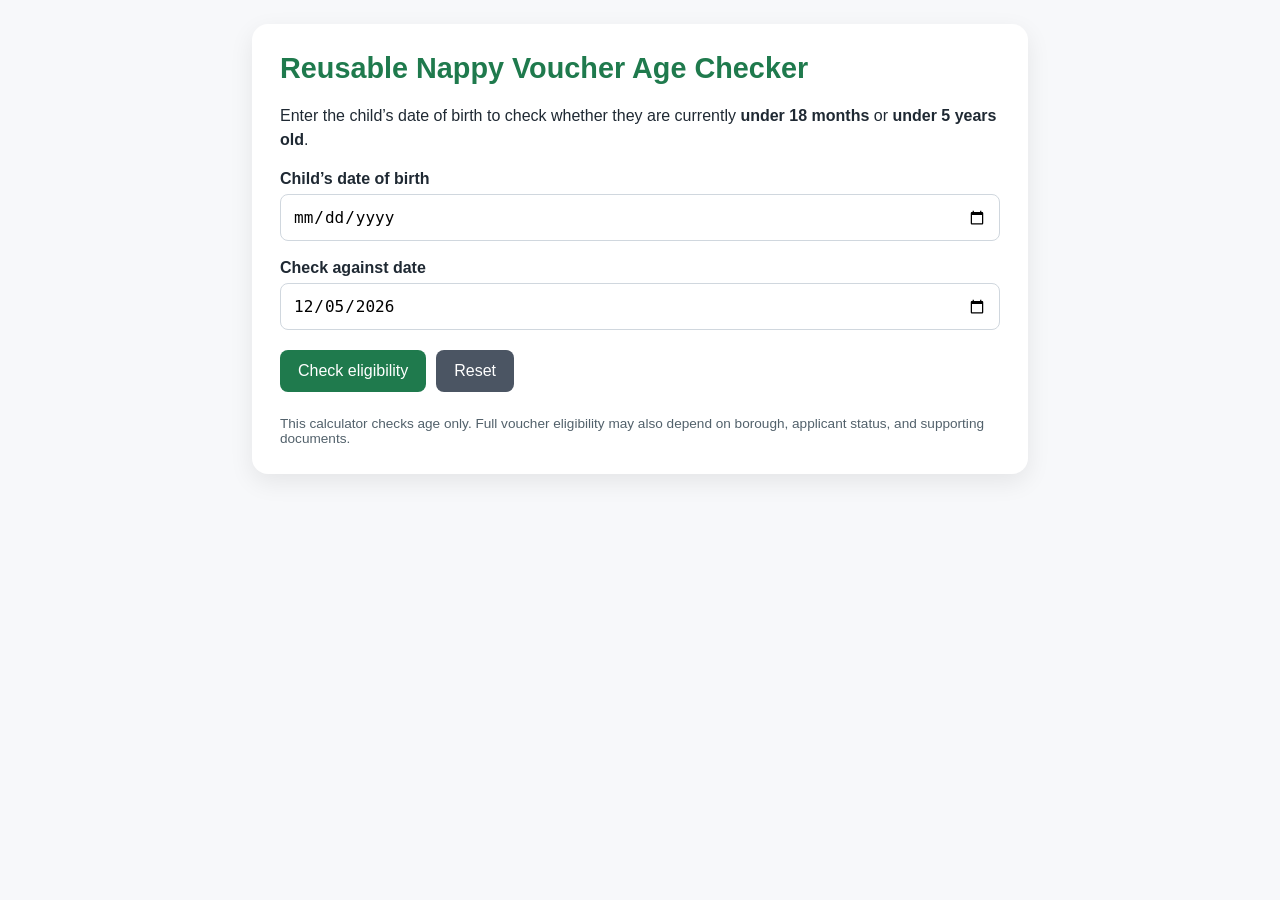
<file: nappies/rnfl-voucher-age-checker/index.html>
<!DOCTYPE html>
<html lang="en">
<head>
  <meta charset="UTF-8" />
  <meta name="viewport" content="width=device-width, initial-scale=1.0" />
  <title>RNfL Voucher Age Checker</title>
  <style>
    :root {
      --green: #1f7a4d;
      --light-green: #e9f7ef;
      --amber: #fff4d6;
      --red: #fde2e2;
      --grey: #f5f5f5;
      --text: #1f2933;
      --border: #d0d7de;
    }

    body {
      font-family: Arial, sans-serif;
      background: #f7f8fa;
      color: var(--text);
      margin: 0;
      padding: 24px;
    }

    .container {
      max-width: 720px;
      margin: 0 auto;
      background: white;
      border-radius: 16px;
      box-shadow: 0 8px 24px rgba(0,0,0,0.08);
      padding: 28px;
    }

    h1 {
      margin-top: 0;
      color: var(--green);
      font-size: 1.8rem;
    }

    p {
      line-height: 1.5;
    }

    label {
      display: block;
      font-weight: bold;
      margin-top: 18px;
      margin-bottom: 6px;
    }

    input[type="date"] {
      width: 100%;
      padding: 12px;
      font-size: 1rem;
      border: 1px solid var(--border);
      border-radius: 8px;
      box-sizing: border-box;
    }

    .button-row {
      display: flex;
      gap: 10px;
      flex-wrap: wrap;
      margin-top: 20px;
    }

    button {
      background: var(--green);
      color: white;
      border: none;
      padding: 12px 18px;
      border-radius: 8px;
      font-size: 1rem;
      cursor: pointer;
    }

    button.secondary {
      background: #4b5563;
    }

    button:hover {
      opacity: 0.92;
    }

    .result {
      margin-top: 24px;
      padding: 18px;
      border-radius: 12px;
      border: 1px solid var(--border);
      background: var(--grey);
    }

    .eligible {
      background: var(--light-green);
      border-color: #90d4b0;
    }

    .check {
      margin-top: 14px;
      padding: 14px;
      border-radius: 10px;
      background: white;
      border: 1px solid var(--border);
    }

    .yes {
      color: var(--green);
      font-weight: bold;
    }

    .no {
      color: #b42318;
      font-weight: bold;
    }

    .warning {
      background: var(--amber);
      border: 1px solid #f2c94c;
      padding: 12px;
      border-radius: 10px;
      margin-top: 16px;
    }

    .error {
      background: var(--red);
      border: 1px solid #f5a3a3;
      padding: 12px;
      border-radius: 10px;
      margin-top: 16px;
      color: #7a1f1f;
      font-weight: bold;
    }

    .small {
      font-size: 0.9rem;
      color: #52616b;
    }

    footer {
      margin-top: 24px;
      font-size: 0.85rem;
      color: #52616b;
    }
  </style>
</head>

<body>
  <main class="container">
    <h1>Reusable Nappy Voucher Age Checker</h1>

    <p>
      Enter the child’s date of birth to check whether they are currently
      <strong>under 18 months</strong> or <strong>under 5 years old</strong>.
    </p>

    <label for="dob">Child’s date of birth</label>
    <input type="date" id="dob" />

    <label for="checkDate">Check against date</label>
    <input type="date" id="checkDate" />

    <div class="button-row">
      <button onclick="checkEligibility()">Check eligibility</button>
      <button class="secondary" onclick="resetForm()">Reset</button>
    </div>

    <div id="output"></div>

    <footer>
      This calculator checks age only. Full voucher eligibility may also depend on borough, applicant status, and supporting documents.
    </footer>
  </main>

  <script>
    const dobInput = document.getElementById("dob");
    const checkDateInput = document.getElementById("checkDate");
    const output = document.getElementById("output");

    const today = new Date();
    checkDateInput.value = formatDateForInput(today);

    function formatDateForInput(date) {
      const year = date.getFullYear();
      const month = String(date.getMonth() + 1).padStart(2, "0");
      const day = String(date.getDate()).padStart(2, "0");
      return `${year}-${month}-${day}`;
    }

    function addMonths(date, months) {
      const result = new Date(date);
      const originalDay = result.getDate();

      result.setMonth(result.getMonth() + months);

      if (result.getDate() !== originalDay) {
        result.setDate(0);
      }

      return result;
    }

    function calculateAge(dob, checkDate) {
      let years = checkDate.getFullYear() - dob.getFullYear();
      let months = checkDate.getMonth() - dob.getMonth();
      let days = checkDate.getDate() - dob.getDate();

      if (days < 0) {
        months--;
        const previousMonth = new Date(checkDate.getFullYear(), checkDate.getMonth(), 0);
        days += previousMonth.getDate();
      }

      if (months < 0) {
        years--;
        months += 12;
      }

      return { years, months, days };
    }

    function plural(value, singular, pluralWord) {
      return value === 1 ? singular : pluralWord;
    }

    function checkEligibility() {
      output.innerHTML = "";

      if (!dobInput.value) {
        output.innerHTML = `<div class="error">Please enter the child’s date of birth.</div>`;
        return;
      }

      const dob = new Date(dobInput.value + "T00:00:00");
      const checkDate = new Date(checkDateInput.value + "T00:00:00");

      if (dob > checkDate) {
        output.innerHTML = `<div class="error">The date of birth cannot be after the check date.</div>`;
        return;
      }

      const age = calculateAge(dob, checkDate);

      const eighteenMonthCutOff = addMonths(dob, 18);
      const fiveYearCutOff = addMonths(dob, 60);

      const under18Months = checkDate < eighteenMonthCutOff;
      const under5Years = checkDate < fiveYearCutOff;

      const totalMonths = age.years * 12 + age.months;

      const resultClass = under18Months || under5Years ? "result eligible" : "result";

      output.innerHTML = `
        <div class="${resultClass}">
          <h2>Result</h2>

          <p>
            Child’s age on <strong>${checkDate.toLocaleDateString("en-GB")}</strong>:
            <strong>
              ${age.years} ${plural(age.years, "year", "years")},
              ${age.months} ${plural(age.months, "month", "months")},
              ${age.days} ${plural(age.days, "day", "days")}
            </strong>
            <br><br>
            Total age in months:
            <strong>
              ${totalMonths} ${plural(totalMonths, "month", "months")}
              and ${age.days} ${plural(age.days, "day", "days")}
            </strong>
          </p>

          <div class="check">
            <p>Under 18 months?</p>
            <p class="${under18Months ? "yes" : "no"}">${under18Months ? "Yes" : "No"}</p>
            <p class="small">
              18-month cut-off date: ${eighteenMonthCutOff.toLocaleDateString("en-GB")}
            </p>
          </div>

          <div class="check">
            <p>Under 5 years old?</p>
            <p class="${under5Years ? "yes" : "no"}">${under5Years ? "Yes" : "No"}</p>
            <p class="small">
              5-year cut-off date: ${fiveYearCutOff.toLocaleDateString("en-GB")}
            </p>
          </div>

          <div class="warning">
            <strong>Reminder:</strong> For the voucher scheme, the usual route is expectant parents,
            parents or foster carers with a baby under 18 months. The under-5 check may be relevant
            where a child requires nappies due to a disability.
          </div>
        </div>
      `;
    }

    function resetForm() {
      dobInput.value = "";
      checkDateInput.value = formatDateForInput(new Date());
      output.innerHTML = "";
    }
  </script>
</body>
</html>
</file>
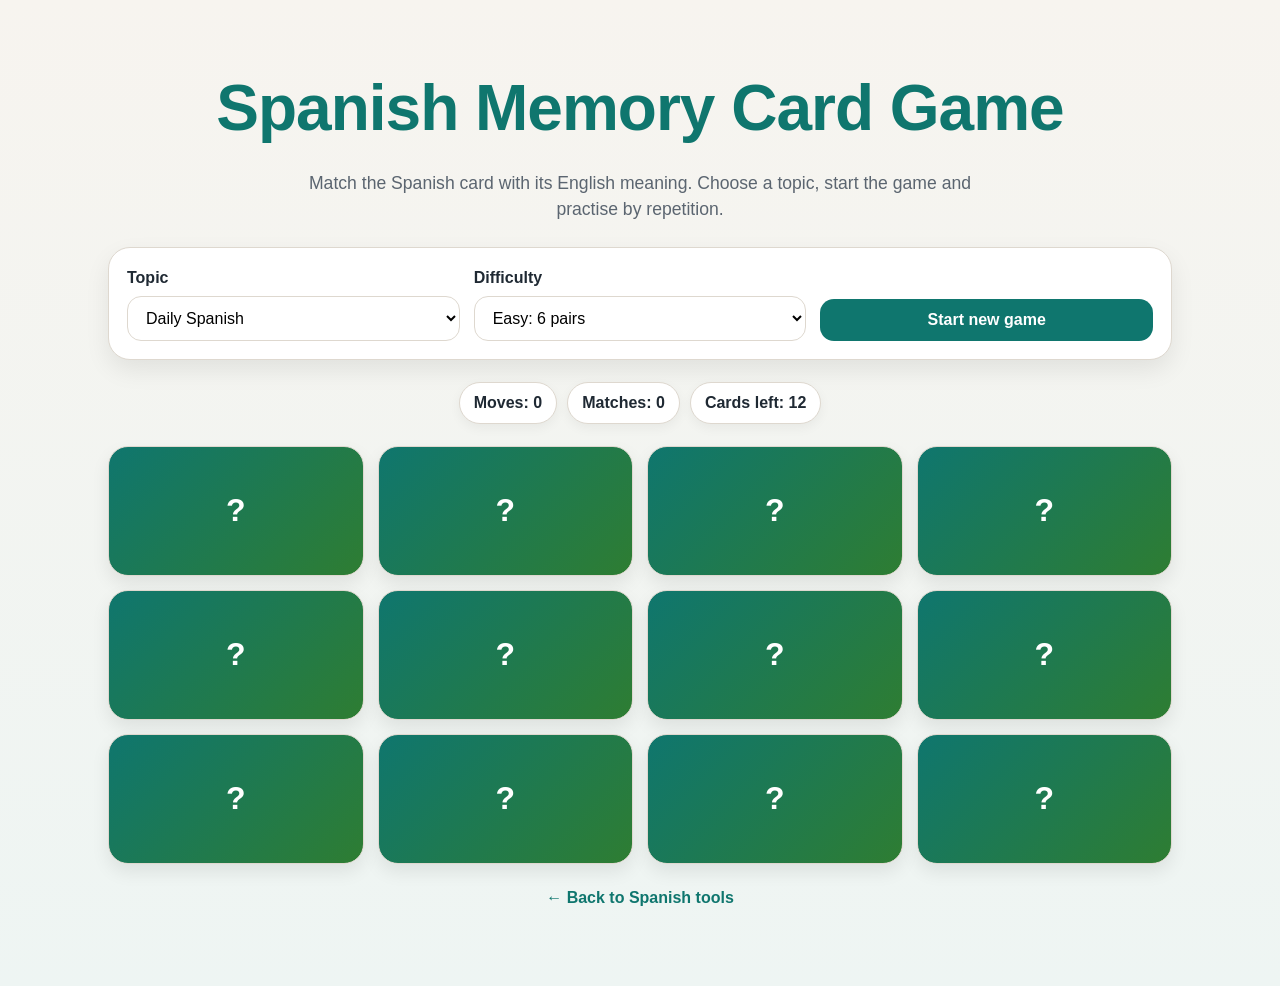
<file: spanish/memory-card-game/index.html>
<!DOCTYPE html>
<html lang="en">
<head>
  <meta charset="UTF-8" />
  <meta name="viewport" content="width=device-width, initial-scale=1.0" />
  <title>Spanish Memory Card Game</title>

  <style>
    :root {
      --bg: #f7f4ef;
      --card: #ffffff;
      --text: #1f2933;
      --muted: #5b6570;
      --accent: #0f766e;
      --accent-dark: #0b5d56;
      --border: #ded8cf;
      --success: #1b7f3a;
      --warning: #ef6c00;
      --shadow: 0 10px 24px rgba(0,0,0,0.08);
      --radius: 22px;
    }

    * {
      box-sizing: border-box;
    }

    body {
      margin: 0;
      font-family: Arial, Helvetica, sans-serif;
      background: linear-gradient(to bottom, #f7f4ef, #eef5f3);
      color: var(--text);
      line-height: 1.5;
    }

    .container {
      max-width: 1100px;
      margin: 0 auto;
      padding: 24px 18px 60px;
    }

    header {
      text-align: center;
      padding: 36px 10px 24px;
    }

    h1 {
      margin: 0;
      font-size: clamp(2.2rem, 6vw, 4rem);
      color: var(--accent);
      letter-spacing: -1px;
    }

    .intro {
      max-width: 700px;
      margin: 14px auto 0;
      color: var(--muted);
      font-size: 1.1rem;
    }

    .top-bar {
      background: var(--card);
      border: 1px solid var(--border);
      border-radius: var(--radius);
      padding: 18px;
      display: grid;
      grid-template-columns: repeat(auto-fit, minmax(160px, 1fr));
      gap: 14px;
      box-shadow: var(--shadow);
      margin-bottom: 22px;
      align-items: end;
    }

    label {
      display: block;
      font-weight: 700;
      margin-bottom: 6px;
    }

    select,
    button {
      width: 100%;
      padding: 12px 14px;
      border-radius: 14px;
      border: 1px solid var(--border);
      font-size: 1rem;
    }

    select {
      background: white;
    }

    button {
      cursor: pointer;
      background: var(--accent);
      color: white;
      border: none;
      font-weight: 700;
    }

    button:hover {
      background: var(--accent-dark);
    }

    .stats {
      display: flex;
      flex-wrap: wrap;
      justify-content: center;
      gap: 10px;
      margin-bottom: 22px;
    }

    .stat {
      background: white;
      border: 1px solid var(--border);
      border-radius: 999px;
      padding: 8px 14px;
      box-shadow: 0 4px 12px rgba(0,0,0,0.05);
      font-weight: 700;
    }

    .game-board {
      display: grid;
      grid-template-columns: repeat(4, minmax(0, 1fr));
      gap: 14px;
    }

    .memory-card {
      position: relative;
      min-height: 130px;
      border: none;
      background: transparent;
      perspective: 1000px;
      padding: 0;
    }

    .memory-card-inner {
      position: relative;
      width: 100%;
      height: 100%;
      min-height: 130px;
      transition: transform 0.45s;
      transform-style: preserve-3d;
    }

    .memory-card.flipped .memory-card-inner,
    .memory-card.matched .memory-card-inner {
      transform: rotateY(180deg);
    }

    .card-face {
      position: absolute;
      width: 100%;
      height: 100%;
      min-height: 130px;
      backface-visibility: hidden;
      border-radius: 20px;
      border: 1px solid var(--border);
      box-shadow: 0 8px 18px rgba(0,0,0,0.08);
      display: flex;
      align-items: center;
      justify-content: center;
      text-align: center;
      padding: 14px;
      font-weight: 800;
    }

    .card-back {
      background: linear-gradient(135deg, #0f766e, #2e7d32);
      color: white;
      font-size: 2rem;
    }

    .card-front {
      background: white;
      color: var(--text);
      transform: rotateY(180deg);
      font-size: clamp(1rem, 3vw, 1.3rem);
    }

    .memory-card.matched .card-front {
      border-color: var(--success);
      background: #e8f5e9;
    }

    .message {
      margin: 24px auto 0;
      max-width: 720px;
      text-align: center;
      padding: 16px;
      border-radius: 18px;
      background: white;
      border: 1px solid var(--border);
      box-shadow: var(--shadow);
      display: none;
    }

    .message.show {
      display: block;
    }

    .small-link {
      text-align: center;
      margin-top: 22px;
    }

    .small-link a {
      color: var(--accent);
      font-weight: 700;
      text-decoration: none;
    }

    .small-link a:hover {
      text-decoration: underline;
    }

    @media (max-width: 760px) {
      .game-board {
        grid-template-columns: repeat(3, minmax(0, 1fr));
      }
    }

    @media (max-width: 520px) {
      .game-board {
        grid-template-columns: repeat(2, minmax(0, 1fr));
      }

      .memory-card,
      .memory-card-inner,
      .card-face {
        min-height: 110px;
      }
    }
  </style>
</head>
<body>
  <main class="container">
    <header>
      <h1>Spanish Memory Card Game</h1>
      <p class="intro">
        Match the Spanish card with its English meaning. Choose a topic, start the game and practise by repetition.
      </p>
    </header>

    <section class="top-bar" aria-label="Game controls">
      <div>
        <label for="topic">Topic</label>
        <select id="topic">
          <option value="daily">Daily Spanish</option>
          <option value="food">Food and café</option>
          <option value="verbs">Useful verbs</option>
          <option value="feelings">Feelings</option>
        </select>
      </div>

      <div>
        <label for="difficulty">Difficulty</label>
        <select id="difficulty">
          <option value="easy">Easy: 6 pairs</option>
          <option value="medium">Medium: 8 pairs</option>
          <option value="hard">Hard: 10 pairs</option>
        </select>
      </div>

      <div>
        <button onclick="startGame()">Start new game</button>
      </div>
    </section>

    <section class="stats" aria-label="Game statistics">
      <div class="stat">Moves: <span id="moves">0</span></div>
      <div class="stat">Matches: <span id="matches">0</span></div>
      <div class="stat">Cards left: <span id="cardsLeft">0</span></div>
    </section>

    <section id="gameBoard" class="game-board" aria-label="Memory card game board"></section>

    <section id="message" class="message"></section>

    <p class="small-link">
      <a href="/alicecreates/">← Back to Spanish tools</a>
    </p>
  </main>

  <script>
    const wordSets = {
      daily: [
        { es: "Hola", en: "Hello" },
        { es: "Buenos días", en: "Good morning" },
        { es: "Buenas noches", en: "Good night" },
        { es: "Por favor", en: "Please" },
        { es: "Gracias", en: "Thank you" },
        { es: "Lo siento", en: "I’m sorry" },
        { es: "Hasta luego", en: "See you later" },
        { es: "No entiendo", en: "I don’t understand" },
        { es: "¿Cómo estás?", en: "How are you?" },
        { es: "Estoy aprendiendo", en: "I am learning" }
      ],
      food: [
        { es: "Un café", en: "A coffee" },
        { es: "Agua", en: "Water" },
        { es: "La cuenta", en: "The bill" },
        { es: "Una mesa", en: "A table" },
        { es: "Pan", en: "Bread" },
        { es: "Queso", en: "Cheese" },
        { es: "Tortilla", en: "Spanish omelette" },
        { es: "Me gustaría", en: "I would like" },
        { es: "Tengo hambre", en: "I am hungry" },
        { es: "Está rico", en: "It is tasty" }
      ],
      verbs: [
        { es: "Ser", en: "To be: identity" },
        { es: "Estar", en: "To be: state/location" },
        { es: "Tener", en: "To have" },
        { es: "Hacer", en: "To do / make" },
        { es: "Ir", en: "To go" },
        { es: "Ver", en: "To see" },
        { es: "Querer", en: "To want" },
        { es: "Necesitar", en: "To need" },
        { es: "Aprender", en: "To learn" },
        { es: "Practicar", en: "To practise" }
      ],
      feelings: [
        { es: "Estoy feliz", en: "I am happy" },
        { es: "Estoy cansada", en: "I am tired" },
        { es: "Estoy nerviosa", en: "I am nervous" },
        { es: "Estoy tranquila", en: "I am calm" },
        { es: "Tengo frío", en: "I am cold" },
        { es: "Tengo calor", en: "I am hot" },
        { es: "Tengo sueño", en: "I am sleepy" },
        { es: "Tengo hambre", en: "I am hungry" },
        { es: "Me siento bien", en: "I feel good" },
        { es: "Me siento mejor", en: "I feel better" }
      ]
    };

    let firstCard = null;
    let secondCard = null;
    let lockBoard = false;
    let moves = 0;
    let matches = 0;
    let totalPairs = 0;

    function shuffle(array) {
      return [...array].sort(() => Math.random() - 0.5);
    }

    function getPairCount() {
      const difficulty = document.getElementById("difficulty").value;
      if (difficulty === "easy") return 6;
      if (difficulty === "medium") return 8;
      return 10;
    }

    function startGame() {
      const topic = document.getElementById("topic").value;
      const pairCount = getPairCount();
      const selectedPairs = shuffle(wordSets[topic]).slice(0, pairCount);
      const cards = [];

      selectedPairs.forEach((pair, index) => {
        cards.push({ id: index, text: pair.es, language: "Spanish", match: pair.en });
        cards.push({ id: index, text: pair.en, language: "English", match: pair.es });
      });

      firstCard = null;
      secondCard = null;
      lockBoard = false;
      moves = 0;
      matches = 0;
      totalPairs = pairCount;

      updateStats();
      document.getElementById("message").className = "message";
      document.getElementById("message").textContent = "";
      renderCards(shuffle(cards));
    }

    function renderCards(cards) {
      const board = document.getElementById("gameBoard");
      board.innerHTML = "";

      cards.forEach((card, index) => {
        const button = document.createElement("button");
        button.className = "memory-card";
        button.type = "button";
        button.dataset.id = card.id;
        button.dataset.index = index;
        button.dataset.text = card.text;
        button.dataset.language = card.language;
        button.setAttribute("aria-label", `Hidden ${card.language} card`);

        button.innerHTML = `
          <div class="memory-card-inner">
            <div class="card-face card-back">?</div>
            <div class="card-face card-front">
              <span>${card.text}</span>
            </div>
          </div>
        `;

        button.addEventListener("click", () => flipCard(button));
        board.appendChild(button);
      });
    }

    function flipCard(card) {
      if (lockBoard) return;
      if (card.classList.contains("flipped")) return;
      if (card.classList.contains("matched")) return;

      card.classList.add("flipped");

      if (!firstCard) {
        firstCard = card;
        return;
      }

      secondCard = card;
      moves++;
      updateStats();
      checkMatch();
    }

    function checkMatch() {
      const samePair = firstCard.dataset.id === secondCard.dataset.id;
      const differentLanguage = firstCard.dataset.language !== secondCard.dataset.language;

      if (samePair && differentLanguage) {
        firstCard.classList.add("matched");
        secondCard.classList.add("matched");
        matches++;
        resetTurn();
        updateStats();
        checkWin();
      } else {
        lockBoard = true;
        setTimeout(() => {
          firstCard.classList.remove("flipped");
          secondCard.classList.remove("flipped");
          resetTurn();
        }, 900);
      }
    }

    function resetTurn() {
      firstCard = null;
      secondCard = null;
      lockBoard = false;
    }

    function updateStats() {
      document.getElementById("moves").textContent = moves;
      document.getElementById("matches").textContent = matches;
      document.getElementById("cardsLeft").textContent = (totalPairs - matches) * 2;
    }

    function checkWin() {
      if (matches === totalPairs) {
        const message = document.getElementById("message");
        message.className = "message show";
        message.innerHTML = `
          <strong>Well done!</strong><br>
          You matched all ${totalPairs} pairs in ${moves} moves.
        `;
      }
    }

    startGame();
  </script>
</body>
</html>
</file>
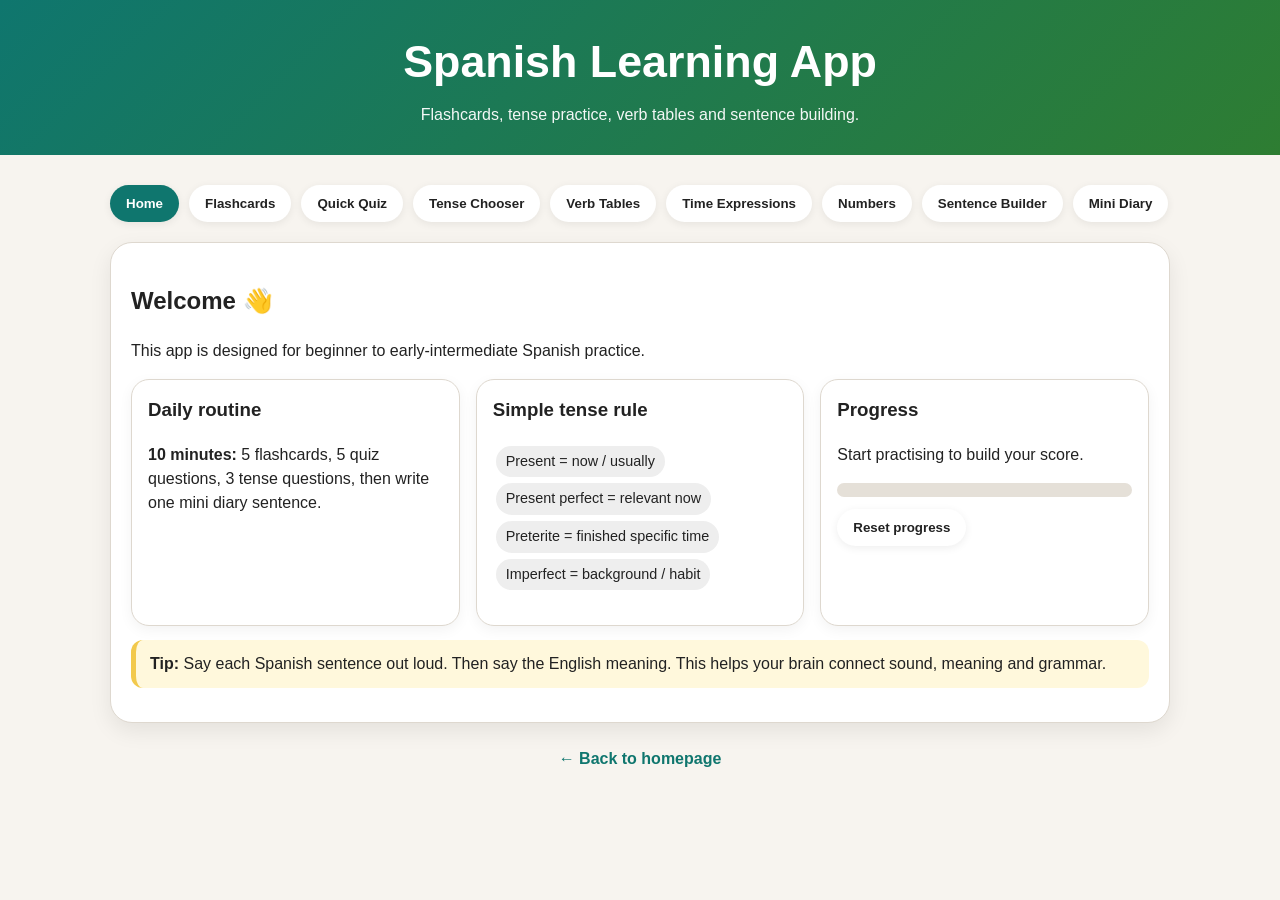
<file: spanish/spanish-learning-app/index.html>
<!DOCTYPE html>
<html lang="en">
<head>
  <meta charset="UTF-8" />
  <meta name="viewport" content="width=device-width, initial-scale=1.0" />
  <title>Spanish Learning App</title>
  <style>
    :root {
      --bg: #f7f4ef;
      --card: #ffffff;
      --ink: #222222;
      --muted: #666666;
      --green: #2e7d32;
      --blue: #1565c0;
      --orange: #ef6c00;
      --purple: #6a1b9a;
      --soft-green: #e8f5e9;
      --soft-blue: #e3f2fd;
      --soft-orange: #fff3e0;
      --soft-purple: #f3e5f5;
      --border: #ded8cf;
      --accent: #0f766e;
      --wrong: #b3261e;
      --right: #1b7f3a;
      --shadow: 0 8px 22px rgba(0,0,0,0.08);
    }

    * { box-sizing: border-box; }

    body {
      margin: 0;
      font-family: Arial, Helvetica, sans-serif;
      background: var(--bg);
      color: var(--ink);
      line-height: 1.5;
    }

    header {
      background: linear-gradient(135deg, #0f766e, #2e7d32);
      color: white;
      padding: 28px 18px;
      text-align: center;
    }

    header h1 {
      margin: 0 0 8px;
      font-size: clamp(1.8rem, 5vw, 2.8rem);
    }

    header p {
      margin: 0;
      font-size: 1rem;
      opacity: 0.95;
    }

    main {
      max-width: 1100px;
      margin: 0 auto;
      padding: 20px;
    }

    .tabs {
      display: flex;
      flex-wrap: wrap;
      gap: 10px;
      margin: 10px 0 20px;
    }

    .tab-button,
    button {
      border: none;
      border-radius: 999px;
      padding: 11px 16px;
      cursor: pointer;
      background: white;
      color: var(--ink);
      box-shadow: 0 2px 8px rgba(0,0,0,0.07);
      font-weight: 700;
    }

    .tab-button.active,
    button.primary {
      background: var(--accent);
      color: white;
    }

    .tab-button:hover,
    button:hover {
      transform: translateY(-1px);
    }

    .panel {
      display: none;
      background: var(--card);
      padding: 20px;
      border-radius: 22px;
      box-shadow: var(--shadow);
      border: 1px solid var(--border);
      margin-bottom: 22px;
    }

    .panel.active { display: block; }

    .grid {
      display: grid;
      grid-template-columns: repeat(auto-fit, minmax(240px, 1fr));
      gap: 16px;
    }

    .card {
      background: #fff;
      border: 1px solid var(--border);
      border-radius: 18px;
      padding: 16px;
      box-shadow: 0 4px 14px rgba(0,0,0,0.05);
    }

    .card h3 { margin-top: 0; }

    .muted { color: var(--muted); }

    .large-spanish {
      font-size: clamp(1.8rem, 8vw, 3.8rem);
      font-weight: 800;
      text-align: center;
      margin: 20px 0 5px;
    }

    .large-english {
      font-size: 1.15rem;
      text-align: center;
      color: var(--muted);
      margin-bottom: 18px;
    }

    .button-row {
      display: flex;
      flex-wrap: wrap;
      justify-content: center;
      gap: 10px;
      margin-top: 16px;
    }

    select,
    input,
    textarea {
      width: 100%;
      padding: 11px 12px;
      border-radius: 12px;
      border: 1px solid var(--border);
      font-size: 1rem;
      background: white;
    }

    textarea { min-height: 90px; }

    .answer-button {
      display: block;
      width: 100%;
      text-align: left;
      margin: 8px 0;
      border-radius: 14px;
      background: #f8f8f8;
      box-shadow: none;
      border: 1px solid var(--border);
    }

    .answer-button.correct {
      background: #e8f5e9;
      border-color: var(--right);
    }

    .answer-button.incorrect {
      background: #fdecea;
      border-color: var(--wrong);
    }

    .feedback {
      margin-top: 14px;
      padding: 14px;
      border-radius: 14px;
      background: #f1f5f9;
      display: none;
    }

    .feedback.show { display: block; }

    table {
      width: 100%;
      border-collapse: collapse;
      margin-top: 14px;
      overflow: hidden;
      border-radius: 14px;
      font-size: 0.95rem;
    }

    th, td {
      border: 1px solid var(--border);
      padding: 10px;
      vertical-align: top;
      text-align: left;
    }

    th { background: #f2eee7; }

    .present { background: var(--soft-green); }
    .perfect { background: var(--soft-blue); }
    .preterite { background: var(--soft-orange); }
    .imperfect { background: var(--soft-purple); }

    .present strong { color: var(--green); }
    .perfect strong { color: var(--blue); }
    .preterite strong { color: var(--orange); }
    .imperfect strong { color: var(--purple); }

    .pill {
      display: inline-block;
      padding: 5px 10px;
      border-radius: 999px;
      background: #eee;
      margin: 3px;
      font-size: 0.9rem;
    }

    .progress-wrap {
      background: #e5e0d8;
      height: 14px;
      border-radius: 999px;
      overflow: hidden;
      margin: 8px 0 12px;
    }

    .progress-bar {
      height: 100%;
      width: 0%;
      background: var(--accent);
      transition: width 0.3s ease;
    }

    .note {
      background: #fff8dc;
      border-left: 5px solid #f2c94c;
      padding: 12px 14px;
      border-radius: 12px;
      margin: 14px 0;
    }

    .small-link {
  text-align: center;
  margin-top: 24px;
}

.small-link a {
  color: var(--accent);
  font-weight: 700;
  text-decoration: none;
}

.small-link a:hover {
  text-decoration: underline;
}

    footer {
      text-align: center;
      color: var(--muted);
      padding: 20px;
      font-size: 0.9rem;
    }

    @media print {
      .tabs, .button-row, button, select, input, textarea { display: none !important; }
      .panel { display: block !important; box-shadow: none; break-inside: avoid; }
      body { background: white; }
    }
  </style>
</head>
<body>
  <header>
    <h1>Spanish Learning App</h1>
    <p>Flashcards, tense practice, verb tables and sentence building.</p>
  </header>

  <main>
    <nav class="tabs" aria-label="Spanish app sections">
      <button class="tab-button active" data-tab="home">Home</button>
      <button class="tab-button" data-tab="flashcards">Flashcards</button>
      <button class="tab-button" data-tab="quiz">Quick Quiz</button>
      <button class="tab-button" data-tab="tenses">Tense Chooser</button>
      <button class="tab-button" data-tab="verbs">Verb Tables</button>
      <button class="tab-button" data-tab="days">Time Expressions</button>
      <button class="tab-button" data-tab="numbers">Numbers</button>
      <button class="tab-button" data-tab="sentences">Sentence Builder</button>
      <button class="tab-button" data-tab="diary">Mini Diary</button>
    </nav>

    <section id="home" class="panel active">
      <h2>Welcome 👋</h2>
      <p>This app is designed for beginner to early-intermediate Spanish practice.</p>
      <div class="grid">
        <div class="card">
          <h3>Daily routine</h3>
          <p><strong>10 minutes:</strong> 5 flashcards, 5 quiz questions, 3 tense questions, then write one mini diary sentence.</p>
        </div>
        <div class="card">
          <h3>Simple tense rule</h3>
          <p><span class="pill">Present = now / usually</span><span class="pill">Present perfect = relevant now</span><span class="pill">Preterite = finished specific time</span><span class="pill">Imperfect = background / habit</span></p>
        </div>
        <div class="card">
          <h3>Progress</h3>
          <p id="progressSummary">Start practising to build your score.</p>
          <div class="progress-wrap"><div id="progressBar" class="progress-bar"></div></div>
          <button onclick="resetProgress()">Reset progress</button>
        </div>
      </div>
      <div class="note">
        <strong>Tip:</strong> Say each Spanish sentence out loud. Then say the English meaning. This helps your brain connect sound, meaning and grammar.
      </div>
    </section>

    <section id="flashcards" class="panel">
      <h2>Flashcards</h2>
      <label for="flashcardCategory">Choose a topic</label>
      <select id="flashcardCategory" onchange="newFlashcard()">
        <option value="all">All topics</option>
        <option value="daily">Daily life</option>
        <option value="food">Food and café</option>
        <option value="travel">Travel</option>
        <option value="feelings">Feelings</option>
        <option value="verbs">Useful verbs</option>
      </select>
      <div class="large-spanish" id="flashSpanish">Hola</div>
      <div class="large-english" id="flashEnglish" hidden>Hello</div>
      <div class="button-row">
        <button class="primary" onclick="showFlashAnswer()">Show English</button>
        <button onclick="speakSpanish(document.getElementById('flashSpanish').textContent)">Hear Spanish</button>
        <button onclick="newFlashcard()">Next card</button>
      </div>
    </section>

    <section id="quiz" class="panel">
      <h2>Quick Quiz</h2>
      <p class="muted">Choose the best Spanish translation.</p>
      <div class="card">
        <h3 id="quizQuestion">Question appears here</h3>
        <div id="quizAnswers"></div>
        <div id="quizFeedback" class="feedback"></div>
        <div class="button-row">
          <button class="primary" onclick="newQuizQuestion()">Next question</button>
        </div>
      </div>
    </section>

    <section id="tenses" class="panel">
      <h2>Tense Chooser</h2>
      <p>Practise choosing between present, present perfect, preterite and imperfect.</p>
      <div class="card">
        <h3 id="tensePrompt">Prompt appears here</h3>
        <div id="tenseAnswers"></div>
        <div id="tenseFeedback" class="feedback"></div>
        <div class="button-row">
          <button class="primary" onclick="newTenseQuestion()">Next tense question</button>
        </div>
      </div>
      <div class="note">
        <strong>Memory rule:</strong> now = present; relevant now = present perfect; finished specific time = preterite; background/habit = imperfect.
      </div>
    </section>

    <section id="verbs" class="panel">
      <h2>Verb Tables</h2>
      <p>Select a verb to see it in four key tenses.</p>
      <select id="verbSelect" onchange="renderVerbTable()"></select>
      <div id="verbMeaning" class="note"></div>
      <div style="overflow-x:auto;">
        <table id="verbTable"></table>
      </div>
    </section>

    <section id="sentences" class="panel">
      <h2>Sentence Builder</h2>
      <p>Pick the parts, then build a useful Spanish sentence.</p>
      <div class="grid">
        <div class="card">
          <label>Subject</label>
          <select id="sentenceSubject"></select>
        </div>
        <div class="card">
          <label>Phrase</label>
          <select id="sentencePhrase"></select>
        </div>
        <div class="card">
          <label>Ending</label>
          <select id="sentenceEnding"></select>
        </div>
      </div>
      <div class="card" style="margin-top:16px;">
        <h3>Your sentence</h3>
        <p class="large-spanish" id="builtSpanish"></p>
        <p class="large-english" id="builtEnglish"></p>
        <div class="button-row">
          <button class="primary" onclick="buildSentence()">Build sentence</button>
          <button onclick="speakSpanish(document.getElementById('builtSpanish').textContent)">Hear sentence</button>
        </div>
      </div>
    </section>

    <section id="diary" class="panel">
      <h2>Mini Diary</h2>
      <p>Write one or two sentences in Spanish. Use the prompts below.</p>
      <div class="grid">
        <div class="card">
          <h3>Today</h3>
          <p><strong>Hoy he...</strong> = Today I have...</p>
          <p><em>Hoy he limpiado la cocina.</em><br>Today I have cleaned the kitchen.</p>
        </div>
        <div class="card">
          <h3>Yesterday</h3>
          <p><strong>Ayer...</strong> usually uses the preterite.</p>
          <p><em>Ayer limpié la cocina.</em><br>Yesterday I cleaned the kitchen.</p>
        </div>
        <div class="card">
          <h3>Habit / background</h3>
          <p><strong>Cuando era...</strong> often uses the imperfect.</p>
          <p><em>Cuando era niña, tocaba la guitarra.</em><br>When I was a child, I used to play guitar.</p>
        </div>
      </div>
      <label for="diaryText">Your Spanish diary</label>
      <textarea id="diaryText" placeholder="Example: Hoy he practicado español durante diez minutos."></textarea>
      <div class="button-row">
        <button class="primary" onclick="saveDiary()">Save on this device</button>
        <button onclick="loadDiary()">Load saved diary</button>
        <button onclick="clearDiary()">Clear diary</button>
      </div>
      <div id="diaryMessage" class="feedback"></div>
    </section>
    <p class="small-link">
      <a href="/alicecreates/">← Back to homepage</a>
    </p>

<section id="days" class="panel">
  <h2>Time Expressions</h2>
  <p>Practise using Spanish time expressions with the right tense. This section is designed to help you choose between present, present perfect, preterite, imperfect and near future.</p>

  <div class="grid">
    <div class="card">
      <label>1. Choose a time expression</label>
      <select id="timeExpressionSelect"></select>
    </div>

    <div class="card">
      <label>2. Choose an activity</label>
      <select id="timeActivitySelect"></select>
    </div>

    <div class="card">
      <label>3. Choose or check the tense</label>
      <select id="timeTenseSelect">
        <option value="present">Present</option>
        <option value="perfect">Present Perfect</option>
        <option value="preterite">Preterite</option>
        <option value="imperfect">Imperfect</option>
        <option value="future">Near Future</option>
      </select>
    </div>
  </div>

  <div class="card" style="margin-top:16px;">
    <h3>Your sentence</h3>
    <p class="large-spanish" id="timeSentenceSpanish"></p>
    <p class="large-english" id="timeSentenceEnglish"></p>

    <div class="button-row">
      <button class="primary" onclick="buildTimeSentence()">Build sentence</button>
      <button onclick="speakSpanish(document.getElementById('timeSentenceSpanish').textContent)">Hear sentence</button>
      <button onclick="newTimeChallenge()">Challenge me</button>
    </div>

    <div id="timeChallenge" class="feedback"></div>
  </div>

  <div class="note">
    <strong>Useful rule:</strong> Time expressions often guide tense choice, but some expressions can work with more than one tense.
    <br><br>
    <strong>Example:</strong> <em>Hoy practico español</em> = Today I practise Spanish / I am practising Spanish.
    <br>
    <strong>Example:</strong> <em>Hoy he practicado español</em> = Today I have practised Spanish.
  </div>

  <div class="card" style="margin-top:16px;">
    <h3>Days of the Week Reference</h3>

    <p class="muted">In Spanish, days of the week are usually written in lowercase.</p>

    <div style="overflow-x:auto;">
      <table>
        <thead>
          <tr>
            <th>English</th>
            <th>Spanish</th>
            <th>Example</th>
          </tr>
        </thead>
        <tbody>
          <tr>
            <td>Monday</td>
            <td><strong>lunes</strong></td>
            <td>el lunes / los lunes</td>
          </tr>
          <tr>
            <td>Tuesday</td>
            <td><strong>martes</strong></td>
            <td>el martes / los martes</td>
          </tr>
          <tr>
            <td>Wednesday</td>
            <td><strong>miércoles</strong></td>
            <td>el miércoles / los miércoles</td>
          </tr>
          <tr>
            <td>Thursday</td>
            <td><strong>jueves</strong></td>
            <td>el jueves / los jueves</td>
          </tr>
          <tr>
            <td>Friday</td>
            <td><strong>viernes</strong></td>
            <td>el viernes / los viernes</td>
          </tr>
          <tr>
            <td>Saturday</td>
            <td><strong>sábado</strong></td>
            <td>el sábado / los sábados</td>
          </tr>
          <tr>
            <td>Sunday</td>
            <td><strong>domingo</strong></td>
            <td>el domingo / los domingos</td>
          </tr>
        </tbody>
      </table>
    </div>
  </div>

  <div class="card" style="margin-top:16px;">
    <h3>Time Expressions Reference</h3>

    <p class="muted">
      These expressions often help signal which tense to use in Spanish.
    </p>

    <div style="overflow-x:auto;">
      <table>
        <thead>
          <tr>
            <th>English</th>
            <th>Spanish</th>
            <th>Typical Tense</th>
            <th>Example</th>
          </tr>
        </thead>

        <tbody>
          <tr>
            <td>Today</td>
            <td><strong>hoy</strong></td>
            <td class="present">Present</td>
            <td>Hoy practico español.</td>
          </tr>

          <tr>
            <td>Today</td>
            <td><strong>hoy</strong></td>
            <td class="perfect">Present Perfect</td>
            <td>Hoy he practicado español.</td>
          </tr>

          <tr>
            <td>This morning</td>
            <td><strong>esta mañana</strong></td>
            <td class="perfect">Present Perfect</td>
            <td>Esta mañana he trabajado.</td>
          </tr>

          <tr>
            <td>This week</td>
            <td><strong>esta semana</strong></td>
            <td class="perfect">Present Perfect</td>
            <td>Esta semana he cocinado mucho.</td>
          </tr>

          <tr>
            <td>Already</td>
            <td><strong>ya</strong></td>
            <td class="perfect">Present Perfect</td>
            <td>Ya he comido.</td>
          </tr>

          <tr>
            <td>Yesterday</td>
            <td><strong>ayer</strong></td>
            <td class="preterite">Preterite</td>
            <td>Ayer practiqué español.</td>
          </tr>

          <tr>
            <td>The day before yesterday</td>
            <td><strong>anteayer</strong></td>
            <td class="preterite">Preterite</td>
            <td>Anteayer fui al gimnasio.</td>
          </tr>

          <tr>
            <td>Last Monday</td>
            <td><strong>el lunes pasado</strong></td>
            <td class="preterite">Preterite</td>
            <td>El lunes pasado cociné la cena.</td>
          </tr>

          <tr>
            <td>Last week</td>
            <td><strong>la semana pasada</strong></td>
            <td class="preterite">Preterite</td>
            <td>La semana pasada trabajé mucho.</td>
          </tr>

          <tr>
            <td>Normally</td>
            <td><strong>normalmente</strong></td>
            <td class="present">Present</td>
            <td>Normalmente practico español.</td>
          </tr>

          <tr>
            <td>Every Monday</td>
            <td><strong>cada lunes</strong></td>
            <td class="present">Present</td>
            <td>Cada lunes voy a correr.</td>
          </tr>

          <tr>
            <td>On Monday </td>
            <td><strong>El lunes</strong></td>
            <td class="preterite">Preterite</td>
            <td>El lunes fui a correr.</td>
          </tr>
          
          <tr>
            <td>On Mondays</td>
            <td><strong>los lunes</strong></td>
            <td class="present">Present</td>
            <td>Los lunes voy a correr</td>
          </tr>

          <tr>
            <td>Tomorrow</td>
            <td><strong>mañana</strong></td>
            <td class="present">Near Future</td>
            <td>Mañana voy a cocinar.</td>
          </tr>

          <tr>
            <td>The day after tomorrow</td>
            <td><strong>pasado mañana</strong></td>
            <td class="present">Near Future</td>
            <td>Pasado mañana voy a practicar español.</td>
          </tr>

          <tr>
            <td>Next Monday</td>
            <td><strong>el próximo lunes</strong></td>
            <td class="present">Near Future</td>
            <td>El próximo lunes voy a trabajar.</td>
          </tr>

          <tr>
            <td>Next week</td>
            <td><strong>la próxima semana</strong></td>
            <td class="present">Near Future</td>
            <td>La próxima semana voy a correr.</td>
          </tr>

          <tr>
            <td>When I was little</td>
            <td><strong>cuando era pequeña</strong></td>
            <td class="imperfect">Imperfect</td>
            <td>Cuando era pequeña tocaba la guitarra.</td>
          </tr>

          <tr>
            <td>Before / in the past</td>
            <td><strong>antes</strong></td>
            <td class="imperfect">Imperfect</td>
            <td>Antes practicaba más.</td>
          </tr>
        </tbody>
      </table>
    </div>

    <div class="note" style="margin-top:16px;">
      <strong>Tense reminder:</strong><br>
      Present = routines / now<br>
      Present Perfect = completed action with relevance now<br>
      Preterite = finished past event<br>
      Imperfect = background / habitual past<br>
      Near Future = <em>voy a + infinitive</em>
    </div>
  </div>
</section>

<section id="numbers" class="panel">
  <h2>Numbers Practice</h2>
  <p>Practise recognising and writing Spanish numbers in real-life contexts.</p>

  <div class="grid">
    <div class="card">
      <h3>Number challenge</h3>
      <p class="large-spanish" id="numberPrompt">--</p>
      <p class="large-english" id="numberHint">Write this number in Spanish.</p>

      <input id="numberAnswer" type="text" placeholder="Type the Spanish number">
      
      <div class="button-row">
        <button class="primary" onclick="checkNumberAnswer()">Check answer</button>
        <button onclick="newNumberChallenge()">New number</button>
        <button onclick="speakSpanish(document.getElementById('numberCorrect').textContent)">Hear answer</button>
      </div>

      <div id="numberFeedback" class="feedback"></div>
      <p id="numberCorrect" hidden></p>
    </div>

    <div class="card">
      <h3>Sentence mode</h3>
      <p>Use numbers inside useful Spanish sentences.</p>

      <label>Choose context</label>
      <select id="numberContext"></select>

      <label>Choose number</label>
      <input id="sentenceNumber" type="number" min="0" max="999" value="25">

      <div class="button-row">
        <button class="primary" onclick="buildNumberSentence()">Build sentence</button>
      </div>

      <p class="large-spanish" id="numberSentenceSpanish"></p>
      <p class="large-english" id="numberSentenceEnglish"></p>
    </div>
  </div>
</section>

    
  </main>


  <script>
    const flashcards = [
      { es: "Hola", en: "Hello", cat: "daily" },
      { es: "Buenos días", en: "Good morning", cat: "daily" },
      { es: "¿Cómo estás?", en: "How are you?", cat: "daily" },
      { es: "Estoy bien", en: "I am well", cat: "feelings" },
      { es: "Estoy cansada", en: "I am tired", cat: "feelings" },
      { es: "Tengo hambre", en: "I am hungry", cat: "feelings" },
      { es: "Tengo que practicar", en: "I have to practise", cat: "verbs" },
      { es: "Quiero un café", en: "I want a coffee", cat: "food" },
      { es: "Me gustaría una mesa", en: "I would like a table", cat: "food" },
      { es: "La cuenta, por favor", en: "The bill, please", cat: "food" },
      { es: "¿Dónde está la estación?", en: "Where is the station?", cat: "travel" },
      { es: "Necesito ayuda", en: "I need help", cat: "travel" },
      { es: "Voy a casa", en: "I am going home", cat: "daily" },
      { es: "He limpiado la cocina", en: "I have cleaned the kitchen", cat: "daily" },
      { es: "Ayer limpié la cocina", en: "Yesterday I cleaned the kitchen", cat: "daily" },
      { es: "Cuando era pequeña", en: "When I was little", cat: "daily" },
      { es: "Toco la guitarra", en: "I play guitar", cat: "verbs" },
      { es: "Estoy aprendiendo español", en: "I am learning Spanish", cat: "verbs" }
    ];

    const quizQuestions = [
      { q: "I am learning Spanish", correct: "Estoy aprendiendo español", options: ["Estoy aprendiendo español", "Tengo español", "Soy aprender español", "Aprendí ahora español"] },
      { q: "Yesterday I cleaned the kitchen", correct: "Ayer limpié la cocina", options: ["Ayer limpié la cocina", "Ayer he limpiado la cocina", "Hoy limpié la cocina", "Ayer limpio la cocina"] },
      { q: "I would like a coffee", correct: "Me gustaría un café", options: ["Me gustaría un café", "Tengo un café", "Estoy un café", "Soy café"] },
      { q: "Where is the station?", correct: "¿Dónde está la estación?", options: ["¿Dónde está la estación?", "¿Dónde es la estación?", "¿Qué está estación?", "¿Cuándo está estación?"] },
      { q: "I have to practise", correct: "Tengo que practicar", options: ["Tengo que practicar", "Estoy que practicar", "Soy practicar", "He que practicar"] },
      { q: "Today I have practised Spanish", correct: "Hoy he practicado español", options: ["Hoy he practicado español", "Ayer practiqué español", "Hoy practicaba español", "Hoy soy practicar español"] }
    ];

    const tenseQuestions = [
      { prompt: "Hoy he limpiado la cocina. Which tense is used?", answer: "Present perfect", why: "Hoy often connects the action to today, so the result feels relevant now." },
      { prompt: "Ayer limpié la cocina. Which tense is used?", answer: "Preterite", why: "Ayer is a finished specific time, so Spanish usually uses the preterite." },
      { prompt: "Normalmente limpio los domingos. Which tense is used?", answer: "Present", why: "Normalmente describes a regular habit in the present." },
      { prompt: "Cuando era niña, tocaba la guitarra. Which tense is used?", answer: "Imperfect", why: "This describes background or a repeated habit in the past." },
      { prompt: "Ya he comido. Which tense is used?", answer: "Present perfect", why: "Ya often suggests the result matters now: I have already eaten." },
      { prompt: "El año pasado fui a España. Which tense is used?", answer: "Preterite", why: "El año pasado is a finished time period." }
    ];

    const tenseOptions = ["Present", "Present perfect", "Preterite", "Imperfect"];

    const verbs = {
      "ser": {
        meaning: "to be — identity, origin, permanent qualities",
        rows: [
          ["Yo", "soy<br><small>I am</small>", "he sido<br><small>I have been</small>", "fui<br><small>I was</small>", "era<br><small>I was / used to be</small>"],
          ["Tú", "eres<br><small>you are</small>", "has sido<br><small>you have been</small>", "fuiste<br><small>you were</small>", "eras<br><small>you were / used to be</small>"],
          ["Él/Ella", "es<br><small>he/she is</small>", "ha sido<br><small>he/she has been</small>", "fue<br><small>he/she was</small>", "era<br><small>he/she was / used to be</small>"],
          ["Nosotros/as", "somos<br><small>we are</small>", "hemos sido<br><small>we have been</small>", "fuimos<br><small>we were</small>", "éramos<br><small>we were / used to be</small>"],
          ["Vosotros/as", "sois<br><small>you all are</small>", "habéis sido<br><small>you all have been</small>", "fuisteis<br><small>you all were</small>", "erais<br><small>you all were / used to be</small>"],
          ["Ellos/as", "son<br><small>they are</small>", "han sido<br><small>they have been</small>", "fueron<br><small>they were</small>", "eran<br><small>they were / used to be</small>"]
        ]
      },
      "estar": {
        meaning: "to be — location, feelings, temporary states",
        rows: [
          ["Yo", "estoy<br><small>I am</small>", "he estado<br><small>I have been</small>", "estuve<br><small>I was</small>", "estaba<br><small>I was / used to be</small>"],
          ["Tú", "estás<br><small>you are</small>", "has estado<br><small>you have been</small>", "estuviste<br><small>you were</small>", "estabas<br><small>you were / used to be</small>"],
          ["Él/Ella", "está<br><small>he/she is</small>", "ha estado<br><small>he/she has been</small>", "estuvo<br><small>he/she was</small>", "estaba<br><small>he/she was / used to be</small>"],
          ["Nosotros/as", "estamos<br><small>we are</small>", "hemos estado<br><small>we have been</small>", "estuvimos<br><small>we were</small>", "estábamos<br><small>we were / used to be</small>"],
          ["Vosotros/as", "estáis<br><small>you all are</small>", "habéis estado<br><small>you all have been</small>", "estuvisteis<br><small>you all were</small>", "estabais<br><small>you all were / used to be</small>"],
          ["Ellos/as", "están<br><small>they are</small>", "han estado<br><small>they have been</small>", "estuvieron<br><small>they were</small>", "estaban<br><small>they were / used to be</small>"]
        ]
      },
      "tener": {
        meaning: "to have",
        rows: [
          ["Yo", "tengo<br><small>I have</small>", "he tenido<br><small>I have had</small>", "tuve<br><small>I had</small>", "tenía<br><small>I had / used to have</small>"],
          ["Tú", "tienes<br><small>you have</small>", "has tenido<br><small>you have had</small>", "tuviste<br><small>you had</small>", "tenías<br><small>you had / used to have</small>"],
          ["Él/Ella", "tiene<br><small>he/she has</small>", "ha tenido<br><small>he/she has had</small>", "tuvo<br><small>he/she had</small>", "tenía<br><small>he/she had / used to have</small>"],
          ["Nosotros/as", "tenemos<br><small>we have</small>", "hemos tenido<br><small>we have had</small>", "tuvimos<br><small>we had</small>", "teníamos<br><small>we had / used to have</small>"],
          ["Vosotros/as", "tenéis<br><small>you all have</small>", "habéis tenido<br><small>you all have had</small>", "tuvisteis<br><small>you all had</small>", "teníais<br><small>you all had / used to have</small>"],
          ["Ellos/as", "tienen<br><small>they have</small>", "han tenido<br><small>they have had</small>", "tuvieron<br><small>they had</small>", "tenían<br><small>they had / used to have</small>"]
        ]
      }
    };

    const sentenceParts = {
      subjects: [
        { es: "Yo", en: "I" },
        { es: "Tú", en: "You" },
        { es: "Ella", en: "She" },
        { es: "Nosotros", en: "We" }
      ],
      phrases: [
        { es: "quiero", en: "want" },
        { es: "necesito", en: "need" },
        { es: "tengo que", en: "have to" },
        { es: "voy a", en: "am going to" },
        { es: "estoy pensando en", en: "am thinking about" }
      ],
      endings: [
        { es: "practicar español", en: "practise Spanish" },
        { es: "tomar un café", en: "have a coffee" },
        { es: "limpiar la cocina", en: "clean the kitchen" },
        { es: "tocar la guitarra", en: "play guitar" },
        { es: "ir a casa", en: "go home" }
      ]
    };

    let score = Number(localStorage.getItem("spanishScore")) || 0;
    let attempts = Number(localStorage.getItem("spanishAttempts")) || 0;

    document.querySelectorAll(".tab-button").forEach(button => {
      button.addEventListener("click", () => {
        document.querySelectorAll(".tab-button").forEach(btn => btn.classList.remove("active"));
        document.querySelectorAll(".panel").forEach(panel => panel.classList.remove("active"));
        button.classList.add("active");
        document.getElementById(button.dataset.tab).classList.add("active");
      });
    });

    function updateProgress() {
      const summary = document.getElementById("progressSummary");
      const bar = document.getElementById("progressBar");
      const percent = attempts ? Math.round((score / attempts) * 100) : 0;
      summary.textContent = attempts ? `You have ${score} correct out of ${attempts} attempts (${percent}%).` : "Start practising to build your score.";
      bar.style.width = `${percent}%`;
      localStorage.setItem("spanishScore", score);
      localStorage.setItem("spanishAttempts", attempts);
    }

    function resetProgress() {
      score = 0;
      attempts = 0;
      updateProgress();
    }

    function randomItem(array) {
      return array[Math.floor(Math.random() * array.length)];
    }

    function shuffle(array) {
      return [...array].sort(() => Math.random() - 0.5);
    }

    function newFlashcard() {
      const category = document.getElementById("flashcardCategory").value;
      const pool = category === "all" ? flashcards : flashcards.filter(card => card.cat === category);
      const card = randomItem(pool);
      document.getElementById("flashSpanish").textContent = card.es;
      const english = document.getElementById("flashEnglish");
      english.textContent = card.en;
      english.hidden = true;
    }

    function showFlashAnswer() {
      document.getElementById("flashEnglish").hidden = false;
    }

    function speakSpanish(text) {
      if (!text || !window.speechSynthesis) return;
      const utterance = new SpeechSynthesisUtterance(text);
      utterance.lang = "es-ES";
      utterance.rate = 0.88;
      window.speechSynthesis.cancel();
      window.speechSynthesis.speak(utterance);
    }

    function newQuizQuestion() {
      const item = randomItem(quizQuestions);
      document.getElementById("quizQuestion").textContent = item.q;
      const answers = document.getElementById("quizAnswers");
      const feedback = document.getElementById("quizFeedback");
      answers.innerHTML = "";
      feedback.className = "feedback";
      feedback.textContent = "";

      shuffle(item.options).forEach(option => {
        const button = document.createElement("button");
        button.className = "answer-button";
        button.textContent = option;
        button.onclick = () => {
          attempts++;
          if (option === item.correct) {
            score++;
            button.classList.add("correct");
            feedback.textContent = "Correct — well done!";
          } else {
            button.classList.add("incorrect");
            feedback.textContent = `Not quite. Correct answer: ${item.correct}`;
          }
          feedback.classList.add("show");
          updateProgress();
        };
        answers.appendChild(button);
      });
    }

    function newTenseQuestion() {
      const item = randomItem(tenseQuestions);
      document.getElementById("tensePrompt").textContent = item.prompt;
      const answers = document.getElementById("tenseAnswers");
      const feedback = document.getElementById("tenseFeedback");
      answers.innerHTML = "";
      feedback.className = "feedback";
      feedback.textContent = "";

      tenseOptions.forEach(option => {
        const button = document.createElement("button");
        button.className = "answer-button";
        button.textContent = option;
        button.onclick = () => {
          attempts++;
          if (option === item.answer) {
            score++;
            button.classList.add("correct");
            feedback.innerHTML = `<strong>Correct.</strong> ${item.why}`;
          } else {
            button.classList.add("incorrect");
            feedback.innerHTML = `<strong>Not quite.</strong> Correct answer: ${item.answer}. ${item.why}`;
          }
          feedback.classList.add("show");
          updateProgress();
        };
        answers.appendChild(button);
      });
    }

    function renderVerbOptions() {
      const select = document.getElementById("verbSelect");
      Object.keys(verbs).forEach(verb => {
        const option = document.createElement("option");
        option.value = verb;
        option.textContent = verb;
        select.appendChild(option);
      });
    }

    function renderVerbTable() {
      const verb = document.getElementById("verbSelect").value;
      const data = verbs[verb];
      document.getElementById("verbMeaning").innerHTML = `<strong>${verb}</strong> = ${data.meaning}`;
      const table = document.getElementById("verbTable");
      table.innerHTML = `
        <thead>
          <tr>
            <th>Subject</th>
            <th class="present">Present</th>
            <th class="perfect">Present Perfect</th>
            <th class="preterite">Preterite</th>
            <th class="imperfect">Imperfect</th>
          </tr>
        </thead>
        <tbody>
          ${data.rows.map(row => `
            <tr>
              <td><strong>${row[0]}</strong></td>
              <td class="present"><strong>${row[1]}</strong></td>
              <td class="perfect"><strong>${row[2]}</strong></td>
              <td class="preterite"><strong>${row[3]}</strong></td>
              <td class="imperfect"><strong>${row[4]}</strong></td>
            </tr>
          `).join("")}
        </tbody>
      `;
    }

    function populateSentenceBuilder() {
      const subject = document.getElementById("sentenceSubject");
      const phrase = document.getElementById("sentencePhrase");
      const ending = document.getElementById("sentenceEnding");
      sentenceParts.subjects.forEach(item => subject.add(new Option(`${item.es} — ${item.en}`, JSON.stringify(item))));
      sentenceParts.phrases.forEach(item => phrase.add(new Option(`${item.es} — ${item.en}`, JSON.stringify(item))));
      sentenceParts.endings.forEach(item => ending.add(new Option(`${item.es} — ${item.en}`, JSON.stringify(item))));
    }

    function buildSentence() {
      const subject = JSON.parse(document.getElementById("sentenceSubject").value);
      const phrase = JSON.parse(document.getElementById("sentencePhrase").value);
      const ending = JSON.parse(document.getElementById("sentenceEnding").value);
      document.getElementById("builtSpanish").textContent = `${subject.es} ${phrase.es} ${ending.es}.`;
      document.getElementById("builtEnglish").textContent = `${subject.en} ${phrase.en} ${ending.en}.`;
    }

    function saveDiary() {
      const text = document.getElementById("diaryText").value;
      localStorage.setItem("spanishDiary", text);
      showDiaryMessage("Saved on this device.");
    }

    function loadDiary() {
      document.getElementById("diaryText").value = localStorage.getItem("spanishDiary") || "";
      showDiaryMessage("Loaded your saved diary.");
    }

    function clearDiary() {
      document.getElementById("diaryText").value = "";
      localStorage.removeItem("spanishDiary");
      showDiaryMessage("Diary cleared.");
    }

    function showDiaryMessage(message) {
      const box = document.getElementById("diaryMessage");
      box.textContent = message;
      box.classList.add("show");
    }
const timeExpressions = [
  {
    es: "Hoy",
    en: "Today",
    suggestedTense: "perfect",
    note: "Hoy can use BOTH the present and present perfect. Present = happening now / today generally. Present perfect = completed today with relevance now."
  },
  {
    es: "Esta mañana",
    en: "This morning",
    suggestedTense: "perfect",
    note: "Often present perfect if you are still within the same day, but present can work if the action is happening now."
  },
  {
    es: "Esta semana",
    en: "This week",
    suggestedTense: "perfect",
    note: "Often present perfect because the time period is still open."
  },
  {
    es: "Ya",
    en: "Already",
    suggestedTense: "perfect",
    note: "Often used with present perfect because the result matters now."
  },
  {
    es: "Ayer",
    en: "Yesterday",
    suggestedTense: "preterite",
    note: "Use preterite for a finished specific time."
  },
  {
    es: "Anteayer",
    en: "The day before yesterday",
    suggestedTense: "preterite",
    note: "Use preterite for a finished past time."
  },
  {
    es: "El lunes pasado",
    en: "Last Monday",
    suggestedTense: "preterite",
    note: "Use preterite for a specific finished day."
  },
  {
    es: "La semana pasada",
    en: "Last week",
    suggestedTense: "preterite",
    note: "Use preterite for a finished past period."
  },
  {
    es: "Normalmente",
    en: "Normally",
    suggestedTense: "present",
    note: "Use present for routines and habits."
  },
  {
    es: "Cada lunes",
    en: "Every Monday",
    suggestedTense: "present",
    note: "Use present for repeated routines."
  },
  {
    es: "Los lunes",
    en: "On Mondays",
    suggestedTense: "present",
    note: "Use present for repeated weekly habits."
  },
  {
    es: "Mañana",
    en: "Tomorrow",
    suggestedTense: "future",
    note: "Use near future: voy a + infinitive."
  },
  {
    es: "Pasado mañana",
    en: "The day after tomorrow",
    suggestedTense: "future",
    note: "Use near future: voy a + infinitive."
  },
  {
    es: "El próximo lunes",
    en: "Next Monday",
    suggestedTense: "future",
    note: "Use near future for planned future actions."
  },
  {
    es: "La próxima semana",
    en: "Next week",
    suggestedTense: "future",
    note: "Use near future for planned future actions."
  },
  {
    es: "Cuando era pequeña",
    en: "When I was little",
    suggestedTense: "imperfect",
    note: "Use imperfect for background, habits and repeated past actions."
  },
  {
    es: "Antes",
    en: "Before / in the past",
    suggestedTense: "imperfect",
    note: "Use imperfect for what used to happen."
  }
];

const timeActivities = [
  {
    label: "practise Spanish",
    present: "practico español",
    perfect: "he practicado español",
    preterite: "practiqué español",
    imperfect: "practicaba español",
    future: "voy a practicar español",
    en: {
      present: "I practise Spanish / I am practising Spanish",
      perfect: "I have practised Spanish",
      preterite: "I practised Spanish",
      imperfect: "I used to practise Spanish",
      future: "I am going to practise Spanish"
    }
  },
  {
    label: "go running",
    present: "voy a correr",
    perfect: "he ido a correr",
    preterite: "fui a correr",
    imperfect: "iba a correr",
    future: "voy a ir a correr",
    en: {
      present: "I go running / I am going running",
      perfect: "I have gone running",
      preterite: "I went running",
      imperfect: "I used to go running",
      future: "I am going to go running"
    }
  },
  {
    label: "play guitar",
    present: "toco la guitarra",
    perfect: "he tocado la guitarra",
    preterite: "toqué la guitarra",
    imperfect: "tocaba la guitarra",
    future: "voy a tocar la guitarra",
    en: {
      present: "I play guitar / I am playing guitar",
      perfect: "I have played guitar",
      preterite: "I played guitar",
      imperfect: "I used to play guitar",
      future: "I am going to play guitar"
    }
  },
  {
    label: "cook dinner",
    present: "cocino la cena",
    perfect: "he cocinado la cena",
    preterite: "cociné la cena",
    imperfect: "cocinaba la cena",
    future: "voy a cocinar la cena",
    en: {
      present: "I cook dinner / I am cooking dinner",
      perfect: "I have cooked dinner",
      preterite: "I cooked dinner",
      imperfect: "I used to cook dinner",
      future: "I am going to cook dinner"
    }
  },
  {
    label: "work from home",
    present: "trabajo desde casa",
    perfect: "he trabajado desde casa",
    preterite: "trabajé desde casa",
    imperfect: "trabajaba desde casa",
    future: "voy a trabajar desde casa",
    en: {
      present: "I work from home / I am working from home",
      perfect: "I have worked from home",
      preterite: "I worked from home",
      imperfect: "I used to work from home",
      future: "I am going to work from home"
    }
  }
];

function populateDaysPractice() {
  const expressionSelect = document.getElementById("timeExpressionSelect");
  const activitySelect = document.getElementById("timeActivitySelect");

  timeExpressions.forEach(item => {
    expressionSelect.add(new Option(`${item.es} — ${item.en}`, JSON.stringify(item)));
  });

  timeActivities.forEach(item => {
    activitySelect.add(new Option(item.label, JSON.stringify(item)));
  });

  expressionSelect.addEventListener("change", updateSuggestedTense);
  activitySelect.addEventListener("change", buildTimeSentence);
  document.getElementById("timeTenseSelect").addEventListener("change", buildTimeSentence);
}

function updateSuggestedTense() {
  const expression = JSON.parse(document.getElementById("timeExpressionSelect").value);
  document.getElementById("timeTenseSelect").value = expression.suggestedTense;
  buildTimeSentence();
}

function buildTimeSentence() {
  const expression = JSON.parse(document.getElementById("timeExpressionSelect").value);
  const activity = JSON.parse(document.getElementById("timeActivitySelect").value);
  const tense = document.getElementById("timeTenseSelect").value;

  document.getElementById("timeSentenceSpanish").textContent =
    `${expression.es}, ${activity[tense]}.`;

  document.getElementById("timeSentenceEnglish").textContent =
    `${expression.en}, ${activity.en[tense]}.`;

  const challenge = document.getElementById("timeChallenge");
  challenge.classList.add("show");
  challenge.innerHTML = `<strong>Why this tense?</strong> ${expression.note}`;
}

function newTimeChallenge() {
  const expression = randomItem(timeExpressions);
  const activity = randomItem(timeActivities);
  const tense = expression.suggestedTense;
  const challenge = document.getElementById("timeChallenge");

  challenge.classList.add("show");
  challenge.innerHTML = `
    Translate this into Spanish:<br>
    <strong>${expression.en}, ${activity.en[tense]}.</strong><br><br>
    Suggested tense: <strong>${tense}</strong><br>
    Hint: <em>${expression.note}</em><br><br>
    <strong>Answer:</strong> ${expression.es}, ${activity[tense]}.
  `;

  document.getElementById("timeExpressionSelect").value = JSON.stringify(expression);
  document.getElementById("timeActivitySelect").value = JSON.stringify(activity);
  document.getElementById("timeTenseSelect").value = tense;
}

const numberContexts = [
  {
    es: "Tengo {number} años.",
    en: "I am {number} years old.",
    gender: "masculine",
    noun: "años"
  },
  {
    es: "Quiero {number} cafés.",
    en: "I want {number} coffees.",
    gender: "masculine",
    noun: "cafés"
  },
  {
    es: "Hay {number} personas.",
    en: "There are {number} people.",
    gender: "feminine",
    noun: "personas"
  },
  {
    es: "La clase empieza a las {number}.",
    en: "The class starts at {number}.",
    gender: "neutral",
    noun: ""
  },
  {
    es: "He practicado durante {number} minutos.",
    en: "I have practised for {number} minutes.",
    gender: "masculine",
    noun: "minutos"
  }
];

const spanishNumbers = {
  0: "cero", 1: "uno", 2: "dos", 3: "tres", 4: "cuatro", 5: "cinco",
  6: "seis", 7: "siete", 8: "ocho", 9: "nueve", 10: "diez",
  11: "once", 12: "doce", 13: "trece", 14: "catorce", 15: "quince",
  16: "dieciséis", 17: "diecisiete", 18: "dieciocho", 19: "diecinueve",
  20: "veinte", 21: "veintiuno", 22: "veintidós", 23: "veintitrés",
  24: "veinticuatro", 25: "veinticinco", 26: "veintiséis",
  27: "veintisiete", 28: "veintiocho", 29: "veintinueve",
  30: "treinta", 40: "cuarenta", 50: "cincuenta", 60: "sesenta",
  70: "setenta", 80: "ochenta", 90: "noventa", 100: "cien"
};

let currentNumber = 0;

function numberToSpanish(num) {
  num = Number(num);

  if (spanishNumbers[num]) return spanishNumbers[num];

  if (num < 100) {
    const tens = Math.floor(num / 10) * 10;
    const ones = num % 10;
    return `${spanishNumbers[tens]} y ${spanishNumbers[ones]}`;
  }

  if (num === 100) return "cien";

  if (num < 200) {
    return `ciento ${numberToSpanish(num - 100)}`;
  }

  if (num < 1000) {
    const hundredsMap = {
      2: "doscientos",
      3: "trescientos",
      4: "cuatrocientos",
      5: "quinientos",
      6: "seiscientos",
      7: "setecientos",
      8: "ochocientos",
      9: "novecientos"
    };

    const hundreds = Math.floor(num / 100);
    const remainder = num % 100;

    return remainder === 0
      ? hundredsMap[hundreds]
      : `${hundredsMap[hundreds]} ${numberToSpanish(remainder)}`;
  }

  return "number too high";
}

function numberToSpanishForContext(num, gender) {
  let numberText = numberToSpanish(num);

  if (gender === "masculine") {
    numberText = numberText
      .replace(/uno$/, "un")
      .replace(/veintiuno$/, "veintiún")
      .replace(/ y uno$/, " y un");
  }

  if (gender === "feminine") {
    numberText = numberText
      .replace(/uno$/, "una")
      .replace(/veintiuno$/, "veintiuna")
      .replace(/ y uno$/, " y una");
  }

  return numberText;
}

function normaliseText(text) {
  return text
    .toLowerCase()
    .trim()
    .normalize("NFD")
    .replace(/[\u0300-\u036f]/g, "")
    .replace(/\s+/g, " ");
}

function populateNumberPractice() {
  const select = document.getElementById("numberContext");

  numberContexts.forEach((context, index) => {
    select.add(new Option(context.en, index));
  });

  select.addEventListener("change", buildNumberSentence);
  document.getElementById("sentenceNumber").addEventListener("input", buildNumberSentence);
}

function newNumberChallenge() {
  currentNumber = Math.floor(Math.random() * 999);
  document.getElementById("numberPrompt").textContent = currentNumber;
  document.getElementById("numberAnswer").value = "";
  document.getElementById("numberFeedback").className = "feedback";
  document.getElementById("numberCorrect").textContent = numberToSpanish(currentNumber);
}

function checkNumberAnswer() {
  const userAnswer = document.getElementById("numberAnswer").value;
  const correctAnswer = numberToSpanish(currentNumber);
  const feedback = document.getElementById("numberFeedback");

  feedback.classList.add("show");

  if (normaliseText(userAnswer) === normaliseText(correctAnswer)) {
    feedback.innerHTML = `<strong>Correct!</strong> ${currentNumber} = ${correctAnswer}`;
  } else {
    feedback.innerHTML = `<strong>Not quite.</strong> ${currentNumber} = ${correctAnswer}`;
  }
}

function buildNumberSentence() {
  const number = Number(document.getElementById("sentenceNumber").value);
  const contextIndex = document.getElementById("numberContext").value;
  const context = numberContexts[contextIndex];
  const spanishNumber = numberToSpanishForContext(number, context.gender);

  document.getElementById("numberSentenceSpanish").textContent =
    context.es.replace("{number}", spanishNumber);

  document.getElementById("numberSentenceEnglish").textContent =
    context.en.replace("{number}", number);
}

function toggleNumberReference() {
  const reference = document.getElementById("numberReference");
  reference.style.display = reference.style.display === "none" ? "block" : "none";
}
    
renderVerbOptions();
renderVerbTable();
populateSentenceBuilder();
buildSentence();
populateDaysPractice();
buildTimeSentence();
populateNumberPractice();
newNumberChallenge();
buildNumberSentence();
newFlashcard();
newQuizQuestion();
newTenseQuestion();    
updateProgress();
    
  </script>
</body>
</html>
</file>
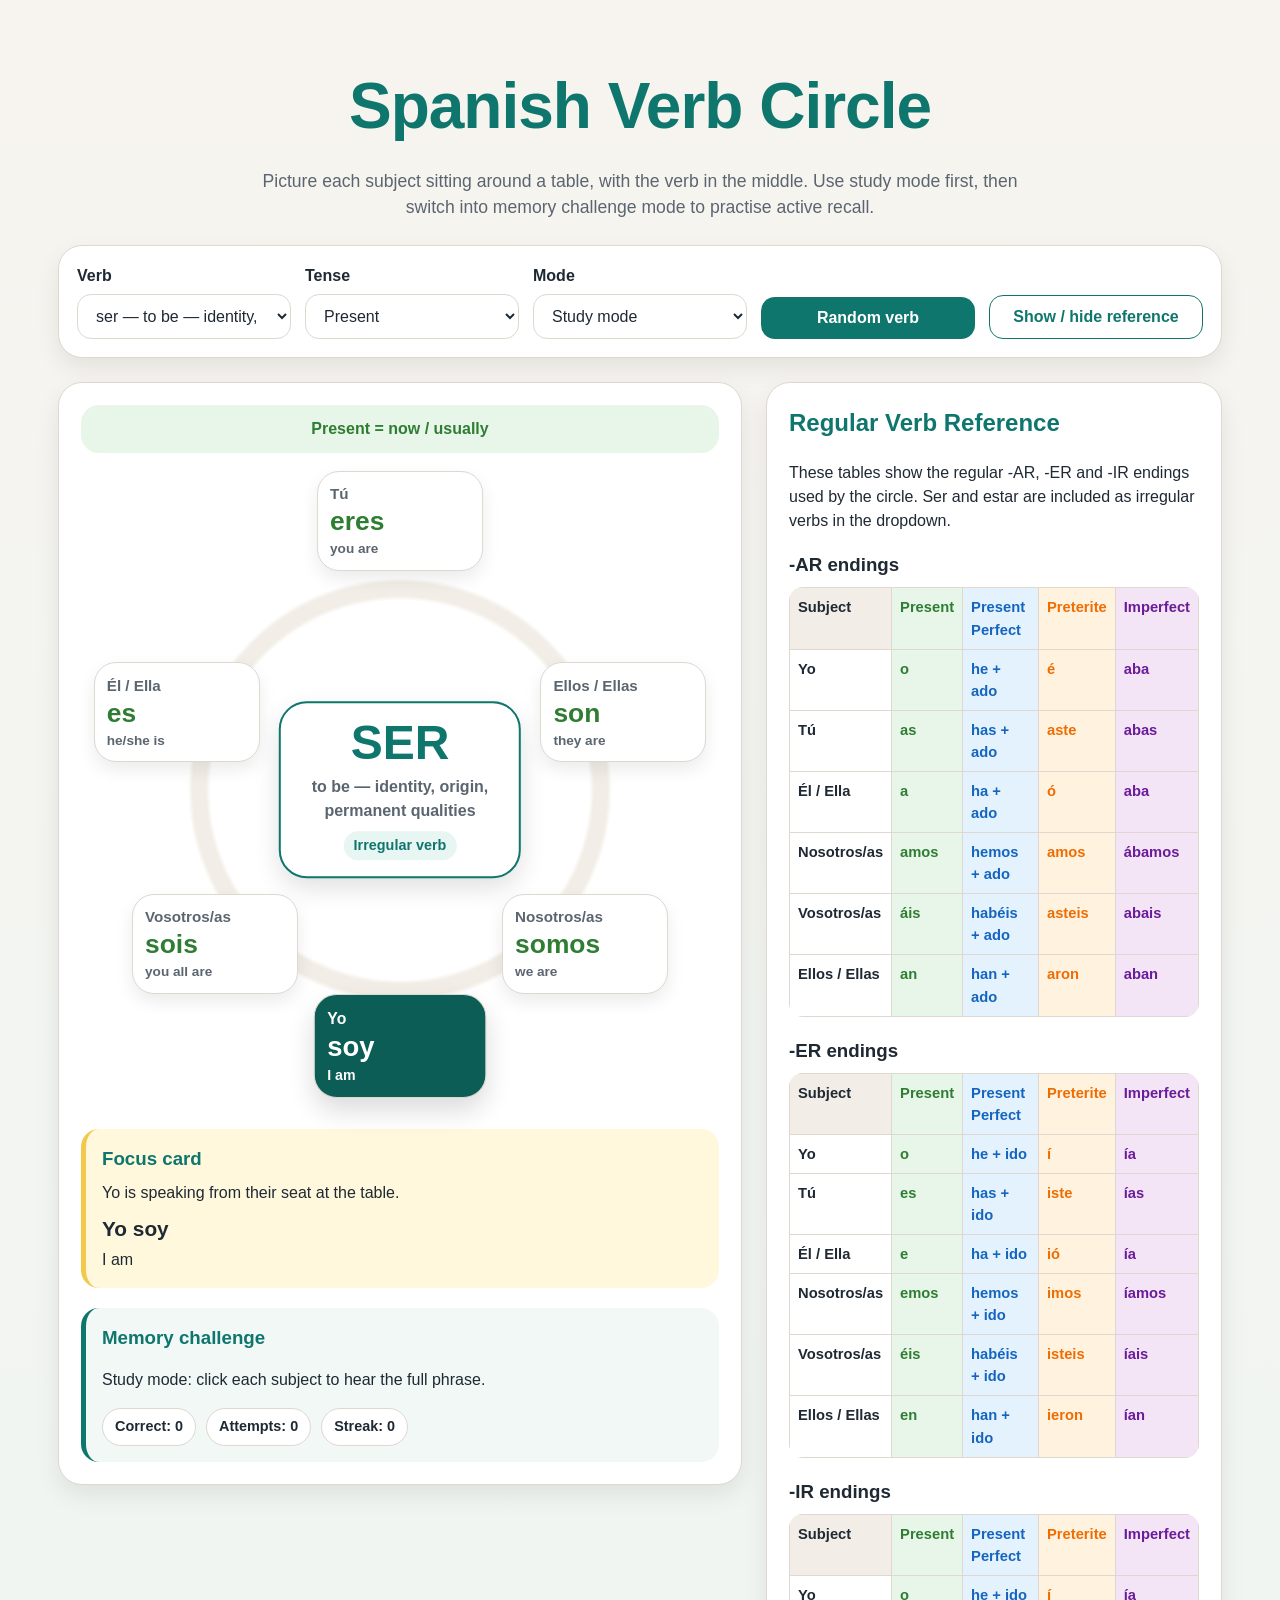
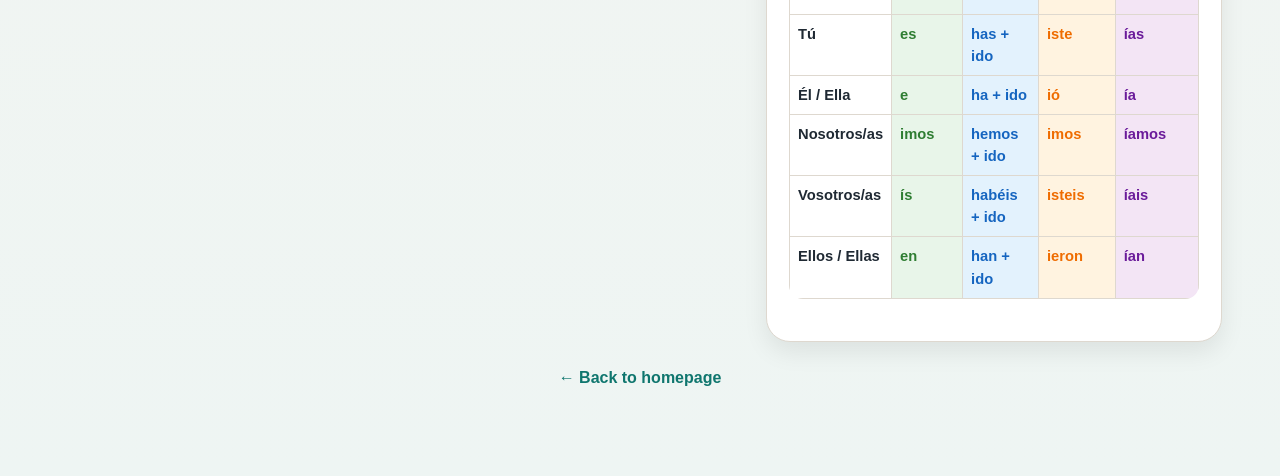
<file: spanish/verb-circle/index.html>
<!DOCTYPE html>
<html lang="en">
<head>
  <meta charset="UTF-8" />
  <meta name="viewport" content="width=device-width, initial-scale=1.0" />
  <title>Spanish Verb Circle</title>

  <style>
    :root {
      --bg: #f7f4ef;
      --card: #ffffff;
      --text: #1f2933;
      --muted: #5b6570;
      --border: #ded8cf;
      --accent: #0f766e;
      --accent-dark: #0b5d56;
      --present: #2e7d32;
      --present-soft: #e8f5e9;
      --perfect: #1565c0;
      --perfect-soft: #e3f2fd;
      --preterite: #ef6c00;
      --preterite-soft: #fff3e0;
      --imperfect: #6a1b9a;
      --imperfect-soft: #f3e5f5;
      --success: #1b7f3a;
      --wrong: #b3261e;
      --shadow: 0 10px 24px rgba(0,0,0,0.08);
      --radius: 24px;
    }

    * {
      box-sizing: border-box;
    }

    body {
      margin: 0;
      font-family: Arial, Helvetica, sans-serif;
      background: linear-gradient(to bottom, #f7f4ef, #eef5f3);
      color: var(--text);
      line-height: 1.5;
    }

    .container {
      max-width: 1200px;
      margin: 0 auto;
      padding: 24px 18px 70px;
    }

    header {
      text-align: center;
      padding: 34px 10px 24px;
    }

    h1 {
      margin: 0;
      font-size: clamp(2.2rem, 6vw, 4rem);
      color: var(--accent);
      letter-spacing: -1px;
    }

    .intro {
      max-width: 780px;
      margin: 14px auto 0;
      color: var(--muted);
      font-size: 1.1rem;
    }

    .controls,
    .challenge-controls {
      background: var(--card);
      border: 1px solid var(--border);
      border-radius: var(--radius);
      padding: 18px;
      display: grid;
      grid-template-columns: repeat(auto-fit, minmax(180px, 1fr));
      gap: 14px;
      box-shadow: var(--shadow);
      margin-bottom: 24px;
      align-items: end;
    }

    label {
      display: block;
      font-weight: 700;
      margin-bottom: 6px;
    }

    select,
    button,
    input {
      width: 100%;
      padding: 12px 14px;
      border-radius: 14px;
      border: 1px solid var(--border);
      font-size: 1rem;
    }

    select,
    input {
      background: white;
      color: var(--text);
    }

    button {
      cursor: pointer;
      background: var(--accent);
      color: white;
      border: none;
      font-weight: 700;
    }

    button:hover {
      background: var(--accent-dark);
    }

    .secondary {
      background: white;
      color: var(--accent);
      border: 1px solid var(--accent);
    }

    .secondary:hover {
      background: #e7f5f3;
      color: var(--accent);
    }

    .main-layout {
      display: grid;
      grid-template-columns: minmax(280px, 1.2fr) minmax(280px, 0.8fr);
      gap: 24px;
      align-items: start;
    }

    .circle-card,
    .reference-card {
      background: var(--card);
      border: 1px solid var(--border);
      border-radius: var(--radius);
      padding: 22px;
      box-shadow: var(--shadow);
    }

    .tense-banner {
      text-align: center;
      padding: 12px 16px;
      border-radius: 18px;
      font-weight: 800;
      margin-bottom: 18px;
    }

    .tense-present .tense-banner { background: var(--present-soft); color: var(--present); }
    .tense-perfect .tense-banner { background: var(--perfect-soft); color: var(--perfect); }
    .tense-preterite .tense-banner { background: var(--preterite-soft); color: var(--preterite); }
    .tense-imperfect .tense-banner { background: var(--imperfect-soft); color: var(--imperfect); }

    .verb-circle {
      position: relative;
      width: min(680px, 100%);
      aspect-ratio: 1 / 1;
      margin: 0 auto;
      border-radius: 50%;
      overflow: visible;
      background: radial-gradient(
        circle,
        #ffffff 0%,
        #ffffff 42%,
        #f2eee7 43%,
        #f2eee7 46%,
        transparent 47%
      );
    }

    .centre-verb {
      position: absolute;
      top: 50%;
      left: 50%;
      transform: translate(-50%, -50%);
      width: 38%;
      min-height: 130px;
      border-radius: 28px;
      background: white;
      border: 2px solid var(--accent);
      box-shadow: 0 10px 26px rgba(0,0,0,0.12);
      display: flex;
      flex-direction: column;
      justify-content: center;
      align-items: center;
      text-align: center;
      padding: 16px;
    }

    .centre-verb .infinitive {
      font-size: clamp(1.8rem, 5vw, 3rem);
      color: var(--accent);
      font-weight: 900;
      text-transform: uppercase;
      line-height: 1;
    }

    .centre-verb .meaning {
      margin-top: 8px;
      color: var(--muted);
      font-weight: 700;
    }

    .centre-verb .verb-type {
      margin-top: 8px;
      padding: 4px 10px;
      border-radius: 999px;
      background: #e7f5f3;
      color: var(--accent);
      font-size: 0.9rem;
      font-weight: 800;
    }

    .subject-card {
      position: absolute;
      width: 26%;
      min-height: 100px;
      border-radius: 22px;
      background: white;
      border: 1px solid var(--border);
      box-shadow: 0 8px 18px rgba(0,0,0,0.08);
      padding: 12px;
      display: flex;
      flex-direction: column;
      justify-content: center;
      text-align: center;
      cursor: pointer;
      transition: transform 0.2s ease, box-shadow 0.2s ease, background 0.2s ease, color 0.2s ease;
    }

    .subject-card:hover,
    .subject-card.active {
      background: var(--accent-dark);
      color: white;
      box-shadow: 0 12px 26px rgba(0,0,0,0.14);
    }

    .subject-card:hover .subject,
    .subject-card:hover .conjugation,
    .subject-card:hover .translation,
    .subject-card.active .subject,
    .subject-card.active .conjugation,
    .subject-card.active .translation {
      color: white;
    }

    .subject {
      color: var(--muted);
      font-weight: 800;
      font-size: 0.95rem;
    }

    .conjugation {
      font-size: clamp(1.15rem, 3vw, 1.65rem);
      font-weight: 900;
      margin: 4px 0;
    }

    .translation {
      font-size: 0.85rem;
      color: var(--muted);
    }

    .hidden-conjugation {
      letter-spacing: 0.08em;
      color: var(--muted);
    }

    .tense-present .conjugation { color: var(--present); }
    .tense-perfect .conjugation { color: var(--perfect); }
    .tense-preterite .conjugation { color: var(--preterite); }
    .tense-imperfect .conjugation { color: var(--imperfect); }

    .pos-tu { top: 0; left: 50%; transform: translateX(-50%); }
    .pos-el { top: 30%; left: 2%; }
    .pos-ellos { top: 30%; right: 2%; }
    .pos-yo { bottom: 2%; left: 50%; transform: translateX(-50%); }
    .pos-vosotros { bottom: 18%; left: 8%; }
    .pos-nosotros { bottom: 18%; right: 8%; }

    .pos-tu:hover,
    .pos-tu.active,
    .pos-yo:hover,
    .pos-yo.active {
      transform: translateX(-50%) scale(1.04);
    }

    .pos-el:hover,
    .pos-el.active,
    .pos-ellos:hover,
    .pos-ellos.active,
    .pos-vosotros:hover,
    .pos-vosotros.active,
    .pos-nosotros:hover,
    .pos-nosotros.active {
      transform: scale(1.04);
    }

    .focus-box,
    .challenge-box {
      margin-top: 20px;
      padding: 16px;
      border-radius: 18px;
      background: #fff8dc;
      border-left: 5px solid #f2c94c;
    }

    .challenge-box {
      background: #f1f8f6;
      border-left-color: var(--accent);
    }

    .focus-box h3,
    .challenge-box h3 {
      margin: 0 0 8px;
      color: var(--accent);
    }

    .focus-sentence {
      font-size: 1.3rem;
      font-weight: 900;
      margin: 8px 0 4px;
    }

    .challenge-row {
      display: grid;
      grid-template-columns: 1fr auto;
      gap: 10px;
      margin-top: 10px;
    }

    .challenge-row button {
      min-width: 120px;
    }

    .feedback {
      margin-top: 12px;
      padding: 12px;
      border-radius: 14px;
      display: none;
      font-weight: 700;
    }

    .feedback.show {
      display: block;
    }

    .feedback.correct {
      background: #e8f5e9;
      color: var(--success);
    }

    .feedback.incorrect {
      background: #fdecea;
      color: var(--wrong);
    }

    .stats {
      display: flex;
      flex-wrap: wrap;
      gap: 10px;
      margin-top: 12px;
    }

    .stat {
      background: white;
      border: 1px solid var(--border);
      border-radius: 999px;
      padding: 7px 12px;
      font-size: 0.9rem;
      font-weight: 800;
    }

    .reference-card h2 {
      margin-top: 0;
      color: var(--accent);
    }

    .reference-section {
      margin-bottom: 20px;
    }

    .reference-section h3 {
      margin-bottom: 8px;
    }

    table {
      width: 100%;
      border-collapse: collapse;
      font-size: 0.92rem;
      overflow: hidden;
      border-radius: 14px;
    }

    th,
    td {
      border: 1px solid var(--border);
      padding: 8px;
      text-align: left;
      vertical-align: top;
    }

    th {
      background: #f2eee7;
    }

    .present-cell { background: var(--present-soft); color: var(--present); font-weight: 800; }
    .perfect-cell { background: var(--perfect-soft); color: var(--perfect); font-weight: 800; }
    .preterite-cell { background: var(--preterite-soft); color: var(--preterite); font-weight: 800; }
    .imperfect-cell { background: var(--imperfect-soft); color: var(--imperfect); font-weight: 800; }

    .small-link {
      text-align: center;
      margin-top: 24px;
    }

    .small-link a {
      color: var(--accent);
      font-weight: 700;
      text-decoration: none;
    }

    .small-link a:hover {
      text-decoration: underline;
    }

    @media (max-width: 900px) {
      .main-layout {
        grid-template-columns: 1fr;
      }
    }

    @media (max-width: 640px) {
      .verb-circle {
        width: 100%;
        max-width: 360px;
        margin: 0 auto;
      }

      .subject-card {
        width: 30%;
        min-height: 82px;
        padding: 8px;
        border-radius: 16px;
      }

      .subject {
        font-size: 0.72rem;
      }

      .conjugation {
        font-size: 1rem;
      }

      .translation {
        font-size: 0.62rem;
      }

      .centre-verb {
        width: 40%;
        min-height: 95px;
        padding: 10px;
        border-radius: 18px;
      }

      .centre-verb .infinitive {
        font-size: 1.4rem;
      }

      .centre-verb .meaning {
        font-size: 0.72rem;
      }

      .centre-verb .verb-type {
        font-size: 0.65rem;
      }

      .challenge-row {
        grid-template-columns: 1fr;
      }

      .focus-box,
      .challenge-box {
        margin-top: 12px;
      }

      .focus-sentence {
        font-size: 1rem;
      }
    }
  </style>
</head>
<body>
  <main class="container">
    <header>
      <h1>Spanish Verb Circle</h1>
      <p class="intro">
        Picture each subject sitting around a table, with the verb in the middle. Use study mode first, then switch into memory challenge mode to practise active recall.
      </p>
    </header>

    <section class="controls" aria-label="Verb circle controls">
      <div>
        <label for="verbSelect">Verb</label>
        <select id="verbSelect"></select>
      </div>

      <div>
        <label for="tenseSelect">Tense</label>
        <select id="tenseSelect">
          <option value="present">Present</option>
          <option value="perfect">Present Perfect</option>
          <option value="preterite">Preterite</option>
          <option value="imperfect">Imperfect</option>
        </select>
      </div>

      <div>
        <label for="modeSelect">Mode</label>
        <select id="modeSelect">
          <option value="study">Study mode</option>
          <option value="reveal">Reveal challenge</option>
          <option value="type">Type answer challenge</option>
        </select>
      </div>

      <div>
        <button onclick="shuffleVerb()">Random verb</button>
      </div>

      <div>
        <button class="secondary" onclick="toggleReference()">Show / hide reference</button>
      </div>
    </section>

    <section id="appWrap" class="main-layout tense-present">
      <section class="circle-card">
        <div id="tenseBanner" class="tense-banner">Present = now / usually</div>

        <div class="verb-circle" aria-label="Spanish verb circle">
          <div class="centre-verb">
            <div id="centreInfinitive" class="infinitive">hablar</div>
            <div id="centreMeaning" class="meaning">to speak</div>
            <div id="centreType" class="verb-type">-AR verb</div>
          </div>

          <button class="subject-card pos-tu" data-subject="tu" onclick="selectSubject('tu')">
            <span class="subject">Tú</span>
            <span class="conjugation" id="tuForm">hablas</span>
            <span class="translation" id="tuTranslation">you speak</span>
          </button>

          <button class="subject-card pos-el" data-subject="el" onclick="selectSubject('el')">
            <span class="subject">Él / Ella</span>
            <span class="conjugation" id="elForm">habla</span>
            <span class="translation" id="elTranslation">he/she speaks</span>
          </button>

          <button class="subject-card pos-ellos" data-subject="ellos" onclick="selectSubject('ellos')">
            <span class="subject">Ellos / Ellas</span>
            <span class="conjugation" id="ellosForm">hablan</span>
            <span class="translation" id="ellosTranslation">they speak</span>
          </button>

          <button class="subject-card pos-yo" data-subject="yo" onclick="selectSubject('yo')">
            <span class="subject">Yo</span>
            <span class="conjugation" id="yoForm">hablo</span>
            <span class="translation" id="yoTranslation">I speak</span>
          </button>

          <button class="subject-card pos-nosotros" data-subject="nosotros" onclick="selectSubject('nosotros')">
            <span class="subject">Nosotros/as</span>
            <span class="conjugation" id="nosotrosForm">hablamos</span>
            <span class="translation" id="nosotrosTranslation">we speak</span>
          </button>

          <button class="subject-card pos-vosotros" data-subject="vosotros" onclick="selectSubject('vosotros')">
            <span class="subject">Vosotros/as</span>
            <span class="conjugation" id="vosotrosForm">habláis</span>
            <span class="translation" id="vosotrosTranslation">you all speak</span>
          </button>
        </div>

        <div class="focus-box">
          <h3>Focus card</h3>
          <div id="focusSubject">Click a subject around the table.</div>
          <div id="focusSentence" class="focus-sentence">Yo hablo</div>
          <div id="focusMeaning">I speak</div>
        </div>

        <div id="challengeBox" class="challenge-box">
          <h3>Memory challenge</h3>
          <p id="challengePrompt">Choose a challenge mode to practise active recall.</p>

          <div id="typeChallengeArea" class="challenge-row" style="display: none;">
            <input id="answerInput" type="text" placeholder="Type the Spanish conjugation" autocomplete="off" />
            <button onclick="checkTypedAnswer()">Check</button>
          </div>

          <div id="revealChallengeArea" class="challenge-row" style="display: none;">
            <button onclick="revealCurrentAnswer()">Reveal answer</button>
            <button class="secondary" onclick="nextChallenge()">Next card</button>
          </div>

          <div id="challengeFeedback" class="feedback"></div>

          <div class="stats">
            <div class="stat">Correct: <span id="correctCount">0</span></div>
            <div class="stat">Attempts: <span id="attemptCount">0</span></div>
            <div class="stat">Streak: <span id="streakCount">0</span></div>
          </div>
        </div>
      </section>

      <aside id="referenceCard" class="reference-card">
        <h2>Regular Verb Reference</h2>
        <p>
          These tables show the regular -AR, -ER and -IR endings used by the circle. Ser and estar are included as irregular verbs in the dropdown.
        </p>

        <div id="referenceTables"></div>
      </aside>
    </section>

    <p class="small-link">
      <a href="/alicecreates/">← Back to homepage</a>
    </p>
  </main>

  <script>
    const subjects = [
      { key: "yo", label: "Yo", english: "I" },
      { key: "tu", label: "Tú", english: "you" },
      { key: "el", label: "Él / Ella", english: "he/she" },
      { key: "nosotros", label: "Nosotros/as", english: "we" },
      { key: "vosotros", label: "Vosotros/as", english: "you all" },
      { key: "ellos", label: "Ellos / Ellas", english: "they" }
    ];

    const verbs = {
      ser: {
        type: "irregular",
        meaning: "to be — identity, origin, permanent qualities",
        englishBase: "be",
        forms: {
          present: { yo: "soy", tu: "eres", el: "es", nosotros: "somos", vosotros: "sois", ellos: "son" },
          perfect: { yo: "he sido", tu: "has sido", el: "ha sido", nosotros: "hemos sido", vosotros: "habéis sido", ellos: "han sido" },
          preterite: { yo: "fui", tu: "fuiste", el: "fue", nosotros: "fuimos", vosotros: "fuisteis", ellos: "fueron" },
          imperfect: { yo: "era", tu: "eras", el: "era", nosotros: "éramos", vosotros: "erais", ellos: "eran" }
        },
        english: {
          present: { yo: "I am", tu: "you are", el: "he/she is", nosotros: "we are", vosotros: "you all are", ellos: "they are" },
          perfect: { yo: "I have been", tu: "you have been", el: "he/she has been", nosotros: "we have been", vosotros: "you all have been", ellos: "they have been" },
          preterite: { yo: "I was", tu: "you were", el: "he/she was", nosotros: "we were", vosotros: "you all were", ellos: "they were" },
          imperfect: { yo: "I was / used to be", tu: "you were / used to be", el: "he/she was / used to be", nosotros: "we were / used to be", vosotros: "you all were / used to be", ellos: "they were / used to be" }
        }
      },

      estar: {
        type: "irregular",
        meaning: "to be — location, feelings, temporary states",
        englishBase: "be",
        forms: {
          present: { yo: "estoy", tu: "estás", el: "está", nosotros: "estamos", vosotros: "estáis", ellos: "están" },
          perfect: { yo: "he estado", tu: "has estado", el: "ha estado", nosotros: "hemos estado", vosotros: "habéis estado", ellos: "han estado" },
          preterite: { yo: "estuve", tu: "estuviste", el: "estuvo", nosotros: "estuvimos", vosotros: "estuvisteis", ellos: "estuvieron" },
          imperfect: { yo: "estaba", tu: "estabas", el: "estaba", nosotros: "estábamos", vosotros: "estabais", ellos: "estaban" }
        },
        english: {
          present: { yo: "I am", tu: "you are", el: "he/she is", nosotros: "we are", vosotros: "you all are", ellos: "they are" },
          perfect: { yo: "I have been", tu: "you have been", el: "he/she has been", nosotros: "we have been", vosotros: "you all have been", ellos: "they have been" },
          preterite: { yo: "I was", tu: "you were", el: "he/she was", nosotros: "we were", vosotros: "you all were", ellos: "they were" },
          imperfect: { yo: "I was / used to be", tu: "you were / used to be", el: "he/she was / used to be", nosotros: "we were / used to be", vosotros: "you all were / used to be", ellos: "they were / used to be" }
        }
      },

      hablar: { type: "ar", stem: "habl", meaning: "to speak", englishBase: "speak" },
      limpiar: { type: "ar", stem: "limpi", meaning: "to clean", englishBase: "clean" },
      practicar: { type: "ar", stem: "practic", meaning: "to practise", englishBase: "practise", preteriteYo: "practiqué" },
      tocar: { type: "ar", stem: "toc", meaning: "to play / touch", englishBase: "play", preteriteYo: "toqué" },
      comer: { type: "er", stem: "com", meaning: "to eat", englishBase: "eat" },
      aprender: { type: "er", stem: "aprend", meaning: "to learn", englishBase: "learn" },
      beber: { type: "er", stem: "beb", meaning: "to drink", englishBase: "drink" },
      vivir: { type: "ir", stem: "viv", meaning: "to live", englishBase: "live" },
      escribir: { type: "ir", stem: "escrib", meaning: "to write", englishBase: "write" },
      abrir: { type: "ir", stem: "abr", meaning: "to open", englishBase: "open" }
    };

    const endings = {
      ar: {
        present: { yo: "o", tu: "as", el: "a", nosotros: "amos", vosotros: "áis", ellos: "an" },
        perfect: { participle: "ado" },
        preterite: { yo: "é", tu: "aste", el: "ó", nosotros: "amos", vosotros: "asteis", ellos: "aron" },
        imperfect: { yo: "aba", tu: "abas", el: "aba", nosotros: "ábamos", vosotros: "abais", ellos: "aban" }
      },
      er: {
        present: { yo: "o", tu: "es", el: "e", nosotros: "emos", vosotros: "éis", ellos: "en" },
        perfect: { participle: "ido" },
        preterite: { yo: "í", tu: "iste", el: "ió", nosotros: "imos", vosotros: "isteis", ellos: "ieron" },
        imperfect: { yo: "ía", tu: "ías", el: "ía", nosotros: "íamos", vosotros: "íais", ellos: "ían" }
      },
      ir: {
        present: { yo: "o", tu: "es", el: "e", nosotros: "imos", vosotros: "ís", ellos: "en" },
        perfect: { participle: "ido" },
        preterite: { yo: "í", tu: "iste", el: "ió", nosotros: "imos", vosotros: "isteis", ellos: "ieron" },
        imperfect: { yo: "ía", tu: "ías", el: "ía", nosotros: "íamos", vosotros: "íais", ellos: "ían" }
      }
    };

    const haber = { yo: "he", tu: "has", el: "ha", nosotros: "hemos", vosotros: "habéis", ellos: "han" };

    const tenseLabels = {
      present: "Present = now / usually",
      perfect: "Present perfect = relevant now",
      preterite: "Preterite = finished specific time",
      imperfect: "Imperfect = background / habit"
    };

    let currentSubject = "yo";
    let correctCount = 0;
    let attemptCount = 0;
    let streakCount = 0;
    let revealedSubjects = new Set();

    function populateVerbSelect() {
      const select = document.getElementById("verbSelect");
      Object.keys(verbs).forEach(verb => {
        const option = document.createElement("option");
        option.value = verb;
        option.textContent = `${verb} — ${verbs[verb].meaning}`;
        select.appendChild(option);
      });
    }

    function getForm(verbKey, subjectKey, tense) {
      const verb = verbs[verbKey];
      if (verb.type === "irregular") return verb.forms[tense][subjectKey];
      const group = endings[verb.type];
      if (tense === "perfect") return `${haber[subjectKey]} ${verb.stem}${group.perfect.participle}`;
      if (tense === "preterite" && subjectKey === "yo" && verb.preteriteYo) return verb.preteriteYo;
      return `${verb.stem}${group[tense][subjectKey]}`;
    }

    function getEnglish(subjectKey, verbKey, tense) {
      const verb = verbs[verbKey];
      if (verb.type === "irregular") return verb.english[tense][subjectKey];
      const subject = subjects.find(item => item.key === subjectKey);
      const base = verb.englishBase;
      if (tense === "present") return subjectKey === "el" ? `${subject.english} ${base}s` : `${subject.english} ${base}`;
      if (tense === "perfect") return `${subject.english} have ${pastParticipleEnglish(base)}`.replace("he/she have", "he/she has");
      if (tense === "preterite") return `${subject.english} ${pastEnglish(base)}`;
      return `${subject.english} used to ${base}`;
    }

    function pastParticipleEnglish(base) {
      const irregular = { eat: "eaten", write: "written", drink: "drunk" };
      return irregular[base] || `${base}d`.replace("practised", "practised").replace("cleand", "cleaned").replace("playd", "played").replace("learnd", "learned").replace("opend", "opened");
    }

    function pastEnglish(base) {
      const irregular = { eat: "ate", write: "wrote", drink: "drank" };
      return irregular[base] || pastParticipleEnglish(base);
    }

    function updateCircle() {
      const verbKey = document.getElementById("verbSelect").value;
      const tense = document.getElementById("tenseSelect").value;
      const mode = document.getElementById("modeSelect").value;
      const verb = verbs[verbKey];
      const appWrap = document.getElementById("appWrap");

      appWrap.className = `main-layout tense-${tense}`;
      document.getElementById("tenseBanner").textContent = tenseLabels[tense];
      document.getElementById("centreInfinitive").textContent = verbKey;
      document.getElementById("centreMeaning").textContent = verb.meaning;
      document.getElementById("centreType").textContent = verb.type === "irregular" ? "Irregular verb" : `-${verb.type.toUpperCase()} verb`;

      subjects.forEach(subject => {
        const form = getForm(verbKey, subject.key, tense);
        const translation = getEnglish(subject.key, verbKey, tense);
        const shouldHide = mode !== "study" && !revealedSubjects.has(subject.key);

        document.getElementById(`${subject.key}Form`).textContent = shouldHide ? "••••••" : form;
        document.getElementById(`${subject.key}Form`).classList.toggle("hidden-conjugation", shouldHide);
        document.getElementById(`${subject.key}Translation`).textContent = shouldHide ? "Click to practise" : translation;
      });

      updateChallengeDisplay();
      selectSubject(currentSubject, false);
    }

    function selectSubject(subjectKey, speak = true) {
      currentSubject = subjectKey;
      const verbKey = document.getElementById("verbSelect").value;
      const tense = document.getElementById("tenseSelect").value;
      const mode = document.getElementById("modeSelect").value;
      const subject = subjects.find(item => item.key === subjectKey);
      const form = getForm(verbKey, subjectKey, tense);
      const meaning = getEnglish(subjectKey, verbKey, tense);

      document.querySelectorAll(".subject-card").forEach(card => card.classList.remove("active"));
      document.querySelector(`[data-subject="${subjectKey}"]`).classList.add("active");

      if (mode === "study") {
        document.getElementById("focusSubject").textContent = `${subject.label} is speaking from their seat at the table.`;
        document.getElementById("focusSentence").textContent = `${subject.label} ${form}`;
        document.getElementById("focusMeaning").textContent = meaning;
        if (speak) speakSpanish(`${subject.label} ${form}`);
      } else {
        document.getElementById("focusSubject").textContent = `${subject.label} is speaking from their seat at the table.`;
        document.getElementById("focusSentence").textContent = `${subject.label} ...`;
        document.getElementById("focusMeaning").textContent = `Try to remember: ${meaning}`;
        document.getElementById("challengePrompt").textContent = `Conjugate ${verbKey.toUpperCase()} for ${subject.label} in the ${tenseLabels[tense].split("=")[0].trim()}.`;
        document.getElementById("answerInput").value = "";
        document.getElementById("answerInput").focus();
      }

      clearFeedback();
    }

    function updateChallengeDisplay() {
      const mode = document.getElementById("modeSelect").value;
      document.getElementById("typeChallengeArea").style.display = mode === "type" ? "grid" : "none";
      document.getElementById("revealChallengeArea").style.display = mode === "reveal" ? "grid" : "none";

      if (mode === "study") {
        document.getElementById("challengePrompt").textContent = "Study mode: click each subject to hear the full phrase.";
      } else if (mode === "reveal") {
        document.getElementById("challengePrompt").textContent = "Reveal challenge: guess the conjugation in your head, then reveal it.";
      } else {
        document.getElementById("challengePrompt").textContent = "Type answer challenge: click a subject, type the conjugation, then check your answer.";
      }
    }

    function revealCurrentAnswer() {
      const verbKey = document.getElementById("verbSelect").value;
      const tense = document.getElementById("tenseSelect").value;
      const subject = subjects.find(item => item.key === currentSubject);
      const form = getForm(verbKey, currentSubject, tense);
      const meaning = getEnglish(currentSubject, verbKey, tense);

      revealedSubjects.add(currentSubject);
      updateCircle();
      document.getElementById("focusSentence").textContent = `${subject.label} ${form}`;
      document.getElementById("focusMeaning").textContent = meaning;
      speakSpanish(`${subject.label} ${form}`);
      showFeedback("correct", `Answer: ${form}`);
    }

    function checkTypedAnswer() {
      const verbKey = document.getElementById("verbSelect").value;
      const tense = document.getElementById("tenseSelect").value;
      const subject = subjects.find(item => item.key === currentSubject);
      const form = getForm(verbKey, currentSubject, tense);
      const userAnswer = document.getElementById("answerInput").value;

      attemptCount++;

      if (normalise(userAnswer) === normalise(form)) {
        correctCount++;
        streakCount++;
        revealedSubjects.add(currentSubject);
        updateCircle();
        document.getElementById("focusSentence").textContent = `${subject.label} ${form}`;
        document.getElementById("focusMeaning").textContent = getEnglish(currentSubject, verbKey, tense);
        speakSpanish(`${subject.label} ${form}`);
        showFeedback("correct", `Correct — ${subject.label} ${form}`);
        setTimeout(nextChallenge, 700);
      } else {
        streakCount = 0;
        showFeedback("incorrect", `Not quite. Try again, or use Reveal mode if you need a hint.`);
      }

      updateStats();
    }

    function nextChallenge() {
      const randomSubject = subjects[Math.floor(Math.random() * subjects.length)].key;
      selectSubject(randomSubject, false);
    }

    function normalise(text) {
      return text
        .toLowerCase()
        .trim()
        .normalize("NFD")
        .replace(/[\u0300-\u036f]/g, "")
        .replace(/\s+/g, " ");
    }

    function showFeedback(type, message) {
      const feedback = document.getElementById("challengeFeedback");
      feedback.className = `feedback show ${type}`;
      feedback.textContent = message;
    }

    function clearFeedback() {
      const feedback = document.getElementById("challengeFeedback");
      feedback.className = "feedback";
      feedback.textContent = "";
    }

    function updateStats() {
      document.getElementById("correctCount").textContent = correctCount;
      document.getElementById("attemptCount").textContent = attemptCount;
      document.getElementById("streakCount").textContent = streakCount;
    }

    function shuffleVerb() {
      const verbKeys = Object.keys(verbs);
      const randomVerb = verbKeys[Math.floor(Math.random() * verbKeys.length)];
      document.getElementById("verbSelect").value = randomVerb;
      revealedSubjects.clear();
      updateCircle();
    }

    function toggleReference() {
      const reference = document.getElementById("referenceCard");
      reference.style.display = reference.style.display === "none" ? "block" : "none";
    }

    function renderReferenceTables() {
      const container = document.getElementById("referenceTables");
      const groups = ["ar", "er", "ir"];
      container.innerHTML = groups.map(group => `
        <div class="reference-section">
          <h3>-${group.toUpperCase()} endings</h3>
          <table>
            <thead>
              <tr>
                <th>Subject</th>
                <th class="present-cell">Present</th>
                <th class="perfect-cell">Present Perfect</th>
                <th class="preterite-cell">Preterite</th>
                <th class="imperfect-cell">Imperfect</th>
              </tr>
            </thead>
            <tbody>
              ${subjects.map(subject => `
                <tr>
                  <td><strong>${subject.label}</strong></td>
                  <td class="present-cell">${endings[group].present[subject.key]}</td>
                  <td class="perfect-cell">${haber[subject.key]} + ${endings[group].perfect.participle}</td>
                  <td class="preterite-cell">${endings[group].preterite[subject.key]}</td>
                  <td class="imperfect-cell">${endings[group].imperfect[subject.key]}</td>
                </tr>
              `).join("")}
            </tbody>
          </table>
        </div>
      `).join("");
    }

    function speakSpanish(text) {
      if (!text || !window.speechSynthesis) return;
      const speech = new SpeechSynthesisUtterance(text);
      speech.lang = "es-ES";
      speech.rate = 0.9;
      speech.pitch = 1;
      window.speechSynthesis.cancel();
      window.speechSynthesis.speak(speech);
    }

    document.getElementById("verbSelect").addEventListener("change", () => {
      revealedSubjects.clear();
      updateCircle();
    });

    document.getElementById("tenseSelect").addEventListener("change", () => {
      revealedSubjects.clear();
      updateCircle();
    });

    document.getElementById("modeSelect").addEventListener("change", () => {
      revealedSubjects.clear();
      updateCircle();
    });

    document.getElementById("answerInput").addEventListener("keydown", event => {
      if (event.key === "Enter") checkTypedAnswer();
    });

    populateVerbSelect();
    renderReferenceTables();
    updateStats();
    updateCircle();
  </script>
</body>
</html>
</file>
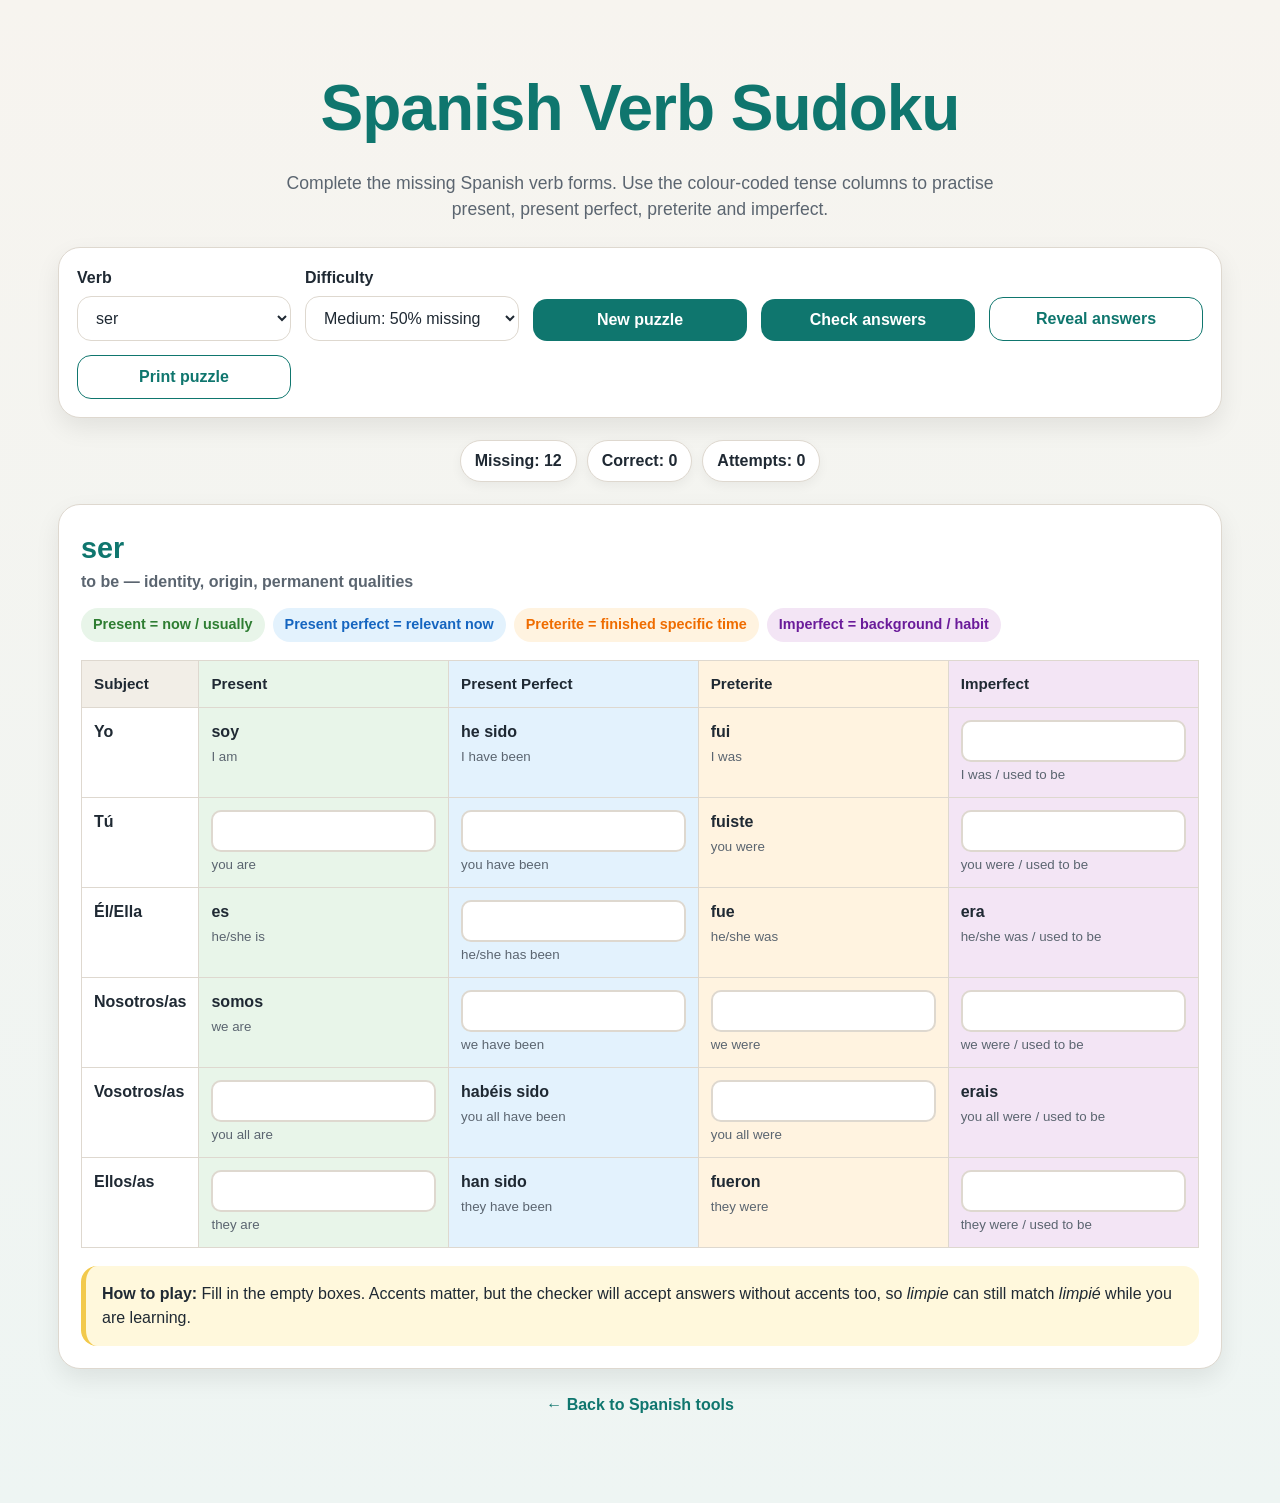
<file: spanish/verb-sudoku/index.html>
<!DOCTYPE html>
<html lang="en">
<head>
  <meta charset="UTF-8" />
  <meta name="viewport" content="width=device-width, initial-scale=1.0" />
  <title>Spanish Verb Sudoku</title>

  <style>
    :root {
      --bg: #f7f4ef;
      --card: #ffffff;
      --text: #1f2933;
      --muted: #5b6570;
      --accent: #0f766e;
      --accent-dark: #0b5d56;
      --border: #ded8cf;
      --present: #e8f5e9;
      --present-text: #2e7d32;
      --perfect: #e3f2fd;
      --perfect-text: #1565c0;
      --preterite: #fff3e0;
      --preterite-text: #ef6c00;
      --imperfect: #f3e5f5;
      --imperfect-text: #6a1b9a;
      --success: #1b7f3a;
      --wrong: #b3261e;
      --shadow: 0 10px 24px rgba(0,0,0,0.08);
      --radius: 22px;
    }

    * {
      box-sizing: border-box;
    }

    body {
      margin: 0;
      font-family: Arial, Helvetica, sans-serif;
      background: linear-gradient(to bottom, #f7f4ef, #eef5f3);
      color: var(--text);
      line-height: 1.5;
    }

    .container {
      max-width: 1200px;
      margin: 0 auto;
      padding: 24px 18px 70px;
    }

    header {
      text-align: center;
      padding: 36px 10px 24px;
    }

    h1 {
      margin: 0;
      font-size: clamp(2.2rem, 6vw, 4rem);
      color: var(--accent);
      letter-spacing: -1px;
    }

    .intro {
      max-width: 760px;
      margin: 14px auto 0;
      color: var(--muted);
      font-size: 1.1rem;
    }

    .controls {
      background: var(--card);
      border: 1px solid var(--border);
      border-radius: var(--radius);
      padding: 18px;
      display: grid;
      grid-template-columns: repeat(auto-fit, minmax(180px, 1fr));
      gap: 14px;
      box-shadow: var(--shadow);
      margin-bottom: 22px;
      align-items: end;
    }

    label {
      display: block;
      font-weight: 700;
      margin-bottom: 6px;
    }

    select,
    button,
    input {
      width: 100%;
      padding: 12px 14px;
      border-radius: 14px;
      border: 1px solid var(--border);
      font-size: 1rem;
    }

    select,
    input {
      background: white;
      color: var(--text);
    }

    button {
      cursor: pointer;
      background: var(--accent);
      color: white;
      border: none;
      font-weight: 700;
    }

    button:hover {
      background: var(--accent-dark);
    }

    .secondary {
      background: #ffffff;
      color: var(--accent);
      border: 1px solid var(--accent);
    }

    .secondary:hover {
      background: #e7f5f3;
    }

    .stats {
      display: flex;
      flex-wrap: wrap;
      justify-content: center;
      gap: 10px;
      margin-bottom: 22px;
    }

    .stat {
      background: white;
      border: 1px solid var(--border);
      border-radius: 999px;
      padding: 8px 14px;
      box-shadow: 0 4px 12px rgba(0,0,0,0.05);
      font-weight: 700;
    }

    .verb-card {
      background: var(--card);
      border: 1px solid var(--border);
      border-radius: var(--radius);
      padding: 22px;
      box-shadow: var(--shadow);
      margin-bottom: 22px;
    }

    .verb-title {
      display: flex;
      flex-wrap: wrap;
      gap: 10px;
      align-items: center;
      justify-content: space-between;
      margin-bottom: 14px;
    }

    .verb-title h2 {
      margin: 0;
      color: var(--accent);
      font-size: 1.8rem;
    }

    .meaning {
      color: var(--muted);
      font-weight: 700;
    }

    .legend {
      display: flex;
      flex-wrap: wrap;
      gap: 8px;
      margin: 12px 0 18px;
    }

    .pill {
      display: inline-block;
      padding: 6px 12px;
      border-radius: 999px;
      font-size: 0.9rem;
      font-weight: 700;
    }

    .pill.present { background: var(--present); color: var(--present-text); }
    .pill.perfect { background: var(--perfect); color: var(--perfect-text); }
    .pill.preterite { background: var(--preterite); color: var(--preterite-text); }
    .pill.imperfect { background: var(--imperfect); color: var(--imperfect-text); }

    .table-wrap {
      overflow-x: auto;
    }

    table {
      width: 100%;
      border-collapse: collapse;
      min-width: 860px;
    }

    th,
    td {
      border: 1px solid var(--border);
      padding: 12px;
      text-align: left;
      vertical-align: top;
    }

    th {
      background: #f2eee7;
      font-size: 0.95rem;
    }

    th.present,
    td.present { background: var(--present); }
    th.perfect,
    td.perfect { background: var(--perfect); }
    th.preterite,
    td.preterite { background: var(--preterite); }
    th.imperfect,
    td.imperfect { background: var(--imperfect); }

    .answer-input {
      padding: 10px;
      border-radius: 10px;
      border: 2px solid var(--border);
      font-weight: 700;
      background: white;
    }

    .answer-input.correct {
      border-color: var(--success);
      background: #e8f5e9;
    }

    .answer-input.incorrect {
      border-color: var(--wrong);
      background: #fdecea;
    }

    .fixed-answer {
      font-weight: 800;
    }

    small {
      display: block;
      color: var(--muted);
      font-weight: 400;
      margin-top: 3px;
    }

    .feedback {
      margin: 20px auto 0;
      max-width: 760px;
      text-align: center;
      padding: 16px;
      border-radius: 18px;
      background: white;
      border: 1px solid var(--border);
      box-shadow: var(--shadow);
      display: none;
    }

    .feedback.show {
      display: block;
    }

    .tips {
      background: #fff8dc;
      border-left: 5px solid #f2c94c;
      border-radius: 16px;
      padding: 16px;
      margin-top: 18px;
      color: var(--text);
    }

    .small-link {
      text-align: center;
      margin-top: 24px;
    }

    .small-link a {
      color: var(--accent);
      font-weight: 700;
      text-decoration: none;
    }

    .small-link a:hover {
      text-decoration: underline;
    }

    @media print {
      .controls,
      .stats,
      .small-link,
      button {
        display: none !important;
      }

      body {
        background: white;
      }

      .verb-card,
      .feedback {
        box-shadow: none;
      }

      input.answer-input {
        border: 1px solid #999;
      }
    }
  </style>
</head>
<body>
  <main class="container">
    <header>
      <h1>Spanish Verb Sudoku</h1>
      <p class="intro">
        Complete the missing Spanish verb forms. Use the colour-coded tense columns to practise present, present perfect, preterite and imperfect.
      </p>
    </header>

    <section class="controls" aria-label="Game controls">
      <div>
        <label for="verbSelect">Verb</label>
        <select id="verbSelect"></select>
      </div>

      <div>
        <label for="difficultySelect">Difficulty</label>
        <select id="difficultySelect">
          <option value="easy">Easy: 25% missing</option>
          <option value="medium" selected>Medium: 50% missing</option>
          <option value="hard">Hard: 75% missing</option>
        </select>
      </div>

      <div>
        <button onclick="newPuzzle()">New puzzle</button>
      </div>

      <div>
        <button onclick="checkAnswers()">Check answers</button>
      </div>

      <div>
        <button class="secondary" onclick="revealAnswers()">Reveal answers</button>
      </div>

      <div>
        <button class="secondary" onclick="window.print()">Print puzzle</button>
      </div>
    </section>

    <section class="stats" aria-label="Puzzle statistics">
      <div class="stat">Missing: <span id="missingCount">0</span></div>
      <div class="stat">Correct: <span id="correctCount">0</span></div>
      <div class="stat">Attempts: <span id="attemptCount">0</span></div>
    </section>

    <section class="verb-card">
      <div class="verb-title">
        <div>
          <h2 id="verbTitle">ser</h2>
          <div id="verbMeaning" class="meaning">to be</div>
        </div>
      </div>

      <div class="legend">
        <span class="pill present">Present = now / usually</span>
        <span class="pill perfect">Present perfect = relevant now</span>
        <span class="pill preterite">Preterite = finished specific time</span>
        <span class="pill imperfect">Imperfect = background / habit</span>
      </div>

      <div class="table-wrap">
        <table id="verbTable"></table>
      </div>

      <div class="tips">
        <strong>How to play:</strong> Fill in the empty boxes. Accents matter, but the checker will accept answers without accents too, so <em>limpie</em> can still match <em>limpié</em> while you are learning.
      </div>
    </section>

    <section id="feedback" class="feedback"></section>

    <p class="small-link">
      <a href="/alicecreates/">← Back to Spanish tools</a>
    </p>
  </main>

  <script>
    const verbs = {
      ser: {
        meaning: "to be — identity, origin, permanent qualities",
        rows: [
          ["Yo", "soy", "I am", "he sido", "I have been", "fui", "I was", "era", "I was / used to be"],
          ["Tú", "eres", "you are", "has sido", "you have been", "fuiste", "you were", "eras", "you were / used to be"],
          ["Él/Ella", "es", "he/she is", "ha sido", "he/she has been", "fue", "he/she was", "era", "he/she was / used to be"],
          ["Nosotros/as", "somos", "we are", "hemos sido", "we have been", "fuimos", "we were", "éramos", "we were / used to be"],
          ["Vosotros/as", "sois", "you all are", "habéis sido", "you all have been", "fuisteis", "you all were", "erais", "you all were / used to be"],
          ["Ellos/as", "son", "they are", "han sido", "they have been", "fueron", "they were", "eran", "they were / used to be"]
        ]
      },
      estar: {
        meaning: "to be — location, feelings, temporary states",
        rows: [
          ["Yo", "estoy", "I am", "he estado", "I have been", "estuve", "I was", "estaba", "I was / used to be"],
          ["Tú", "estás", "you are", "has estado", "you have been", "estuviste", "you were", "estabas", "you were / used to be"],
          ["Él/Ella", "está", "he/she is", "ha estado", "he/she has been", "estuvo", "he/she was", "estaba", "he/she was / used to be"],
          ["Nosotros/as", "estamos", "we are", "hemos estado", "we have been", "estuvimos", "we were", "estábamos", "we were / used to be"],
          ["Vosotros/as", "estáis", "you all are", "habéis estado", "you all have been", "estuvisteis", "you all were", "estabais", "you all were / used to be"],
          ["Ellos/as", "están", "they are", "han estado", "they have been", "estuvieron", "they were", "estaban", "they were / used to be"]
        ]
      },
      tener: {
        meaning: "to have",
        rows: [
          ["Yo", "tengo", "I have", "he tenido", "I have had", "tuve", "I had", "tenía", "I had / used to have"],
          ["Tú", "tienes", "you have", "has tenido", "you have had", "tuviste", "you had", "tenías", "you had / used to have"],
          ["Él/Ella", "tiene", "he/she has", "ha tenido", "he/she has had", "tuvo", "he/she had", "tenía", "he/she had / used to have"],
          ["Nosotros/as", "tenemos", "we have", "hemos tenido", "we have had", "tuvimos", "we had", "teníamos", "we had / used to have"],
          ["Vosotros/as", "tenéis", "you all have", "habéis tenido", "you all have had", "tuvisteis", "you all had", "teníais", "you all had / used to have"],
          ["Ellos/as", "tienen", "they have", "han tenido", "they have had", "tuvieron", "they had", "tenían", "they had / used to have"]
        ]
      },
      hacer: {
        meaning: "to do / to make",
        rows: [
          ["Yo", "hago", "I do / make", "he hecho", "I have done / made", "hice", "I did / made", "hacía", "I used to do / make"],
          ["Tú", "haces", "you do / make", "has hecho", "you have done / made", "hiciste", "you did / made", "hacías", "you used to do / make"],
          ["Él/Ella", "hace", "he/she does / makes", "ha hecho", "he/she has done / made", "hizo", "he/she did / made", "hacía", "he/she used to do / make"],
          ["Nosotros/as", "hacemos", "we do / make", "hemos hecho", "we have done / made", "hicimos", "we did / made", "hacíamos", "we used to do / make"],
          ["Vosotros/as", "hacéis", "you all do / make", "habéis hecho", "you all have done / made", "hicisteis", "you all did / made", "hacíais", "you all used to do / make"],
          ["Ellos/as", "hacen", "they do / make", "han hecho", "they have done / made", "hicieron", "they did / made", "hacían", "they used to do / make"]
        ]
      },
      ir: {
        meaning: "to go",
        rows: [
          ["Yo", "voy", "I go", "he ido", "I have gone", "fui", "I went", "iba", "I used to go"],
          ["Tú", "vas", "you go", "has ido", "you have gone", "fuiste", "you went", "ibas", "you used to go"],
          ["Él/Ella", "va", "he/she goes", "ha ido", "he/she has gone", "fue", "he/she went", "iba", "he/she used to go"],
          ["Nosotros/as", "vamos", "we go", "hemos ido", "we have gone", "fuimos", "we went", "íbamos", "we used to go"],
          ["Vosotros/as", "vais", "you all go", "habéis ido", "you all have gone", "fuisteis", "you all went", "ibais", "you all used to go"],
          ["Ellos/as", "van", "they go", "han ido", "they have gone", "fueron", "they went", "iban", "they used to go"]
        ]
      },
      limpiar: {
        meaning: "to clean",
        rows: [
          ["Yo", "limpio", "I clean", "he limpiado", "I have cleaned", "limpié", "I cleaned", "limpiaba", "I used to clean"],
          ["Tú", "limpias", "you clean", "has limpiado", "you have cleaned", "limpiaste", "you cleaned", "limpiabas", "you used to clean"],
          ["Él/Ella", "limpia", "he/she cleans", "ha limpiado", "he/she has cleaned", "limpió", "he/she cleaned", "limpiaba", "he/she used to clean"],
          ["Nosotros/as", "limpiamos", "we clean", "hemos limpiado", "we have cleaned", "limpiamos", "we cleaned", "limpiábamos", "we used to clean"],
          ["Vosotros/as", "limpiáis", "you all clean", "habéis limpiado", "you all have cleaned", "limpiasteis", "you all cleaned", "limpiabais", "you all used to clean"],
          ["Ellos/as", "limpian", "they clean", "han limpiado", "they have cleaned", "limpiaron", "they cleaned", "limpiaban", "they used to clean"]
        ]
      },
      practicar: {
        meaning: "to practise",
        rows: [
          ["Yo", "practico", "I practise", "he practicado", "I have practised", "practiqué", "I practised", "practicaba", "I used to practise"],
          ["Tú", "practicas", "you practise", "has practicado", "you have practised", "practicaste", "you practised", "practicabas", "you used to practise"],
          ["Él/Ella", "practica", "he/she practises", "ha practicado", "he/she has practised", "practicó", "he/she practised", "practicaba", "he/she used to practise"],
          ["Nosotros/as", "practicamos", "we practise", "hemos practicado", "we have practised", "practicamos", "we practised", "practicábamos", "we used to practise"],
          ["Vosotros/as", "practicáis", "you all practise", "habéis practicado", "you all have practised", "practicasteis", "you all practised", "practicabais", "you all used to practise"],
          ["Ellos/as", "practican", "they practise", "han practicado", "they have practised", "practicaron", "they practised", "practicaban", "they used to practise"]
        ]
      }
    };

    const tenseColumns = [
      { key: "present", label: "Present", formIndex: 1, englishIndex: 2 },
      { key: "perfect", label: "Present Perfect", formIndex: 3, englishIndex: 4 },
      { key: "preterite", label: "Preterite", formIndex: 5, englishIndex: 6 },
      { key: "imperfect", label: "Imperfect", formIndex: 7, englishIndex: 8 }
    ];

    let hiddenCells = new Set();
    let attempts = 0;

    function populateVerbs() {
      const select = document.getElementById("verbSelect");
      Object.keys(verbs).forEach(verb => {
        const option = document.createElement("option");
        option.value = verb;
        option.textContent = verb;
        select.appendChild(option);
      });
    }

    function getMissingRatio() {
      const difficulty = document.getElementById("difficultySelect").value;
      if (difficulty === "easy") return 0.25;
      if (difficulty === "medium") return 0.5;
      return 0.75;
    }

    function shuffle(array) {
      return [...array].sort(() => Math.random() - 0.5);
    }

    function newPuzzle() {
      const verb = document.getElementById("verbSelect").value;
      const data = verbs[verb];
      const allCells = [];

      data.rows.forEach((row, rowIndex) => {
        tenseColumns.forEach(col => {
          allCells.push(`${rowIndex}-${col.key}`);
        });
      });

      const missingTotal = Math.round(allCells.length * getMissingRatio());
      hiddenCells = new Set(shuffle(allCells).slice(0, missingTotal));
      attempts = 0;

      document.getElementById("verbTitle").textContent = verb;
      document.getElementById("verbMeaning").textContent = data.meaning;
      document.getElementById("feedback").className = "feedback";
      document.getElementById("feedback").textContent = "";

      renderTable();
      updateStats();
    }

    function renderTable() {
      const verb = document.getElementById("verbSelect").value;
      const data = verbs[verb];
      const table = document.getElementById("verbTable");

      table.innerHTML = `
        <thead>
          <tr>
            <th>Subject</th>
            ${tenseColumns.map(col => `<th class="${col.key}">${col.label}</th>`).join("")}
          </tr>
        </thead>
        <tbody>
          ${data.rows.map((row, rowIndex) => `
            <tr>
              <td><strong>${row[0]}</strong></td>
              ${tenseColumns.map(col => renderCell(row, rowIndex, col)).join("")}
            </tr>
          `).join("")}
        </tbody>
      `;
    }

    function renderCell(row, rowIndex, col) {
      const cellId = `${rowIndex}-${col.key}`;
      const answer = row[col.formIndex];
      const english = row[col.englishIndex];

      if (hiddenCells.has(cellId)) {
        return `
          <td class="${col.key}">
            <input
              class="answer-input"
              data-answer="${answer}"
              aria-label="${row[0]} ${col.label} answer"
            >
            <small>${english}</small>
          </td>
        `;
      }

      return `
        <td class="${col.key}">
          <span class="fixed-answer">${answer}</span>
          <small>${english}</small>
        </td>
      `;
    }

    function normalise(text) {
      return text
        .toLowerCase()
        .trim()
        .normalize("NFD")
        .replace(/[\u0300-\u036f]/g, "")
        .replace(/\s+/g, " ");
    }

    function checkAnswers() {
      attempts++;
      let correct = 0;
      const inputs = document.querySelectorAll(".answer-input");

      inputs.forEach(input => {
        const userAnswer = normalise(input.value);
        const correctAnswer = normalise(input.dataset.answer);

        input.classList.remove("correct", "incorrect");

        if (userAnswer && userAnswer === correctAnswer) {
          input.classList.add("correct");
          correct++;
        } else {
          input.classList.add("incorrect");
        }
      });

      updateStats(correct);
      showFeedback(correct, inputs.length);
    }

    function revealAnswers() {
      const inputs = document.querySelectorAll(".answer-input");
      inputs.forEach(input => {
        input.value = input.dataset.answer;
        input.classList.remove("incorrect");
        input.classList.add("correct");
      });
      updateStats(inputs.length);
      const feedback = document.getElementById("feedback");
      feedback.className = "feedback show";
      feedback.innerHTML = "Answers revealed. Read each row out loud to practise the pattern.";
    }

    function updateStats(correctOverride = null) {
      const inputs = document.querySelectorAll(".answer-input");
      const correct = correctOverride ?? document.querySelectorAll(".answer-input.correct").length;
      document.getElementById("missingCount").textContent = inputs.length;
      document.getElementById("correctCount").textContent = correct;
      document.getElementById("attemptCount").textContent = attempts;
    }

    function showFeedback(correct, total) {
      const feedback = document.getElementById("feedback");
      feedback.className = "feedback show";

      if (correct === total) {
        feedback.innerHTML = `<strong>Excellent!</strong><br>You completed the puzzle correctly.`;
      } else {
        feedback.innerHTML = `<strong>${correct} out of ${total} correct.</strong><br>Check the highlighted boxes and try again.`;
      }
    }

    document.getElementById("verbSelect").addEventListener("change", newPuzzle);
    document.getElementById("difficultySelect").addEventListener("change", newPuzzle);

    populateVerbs();
    newPuzzle();
  </script>
</body>
</html>
</file>
